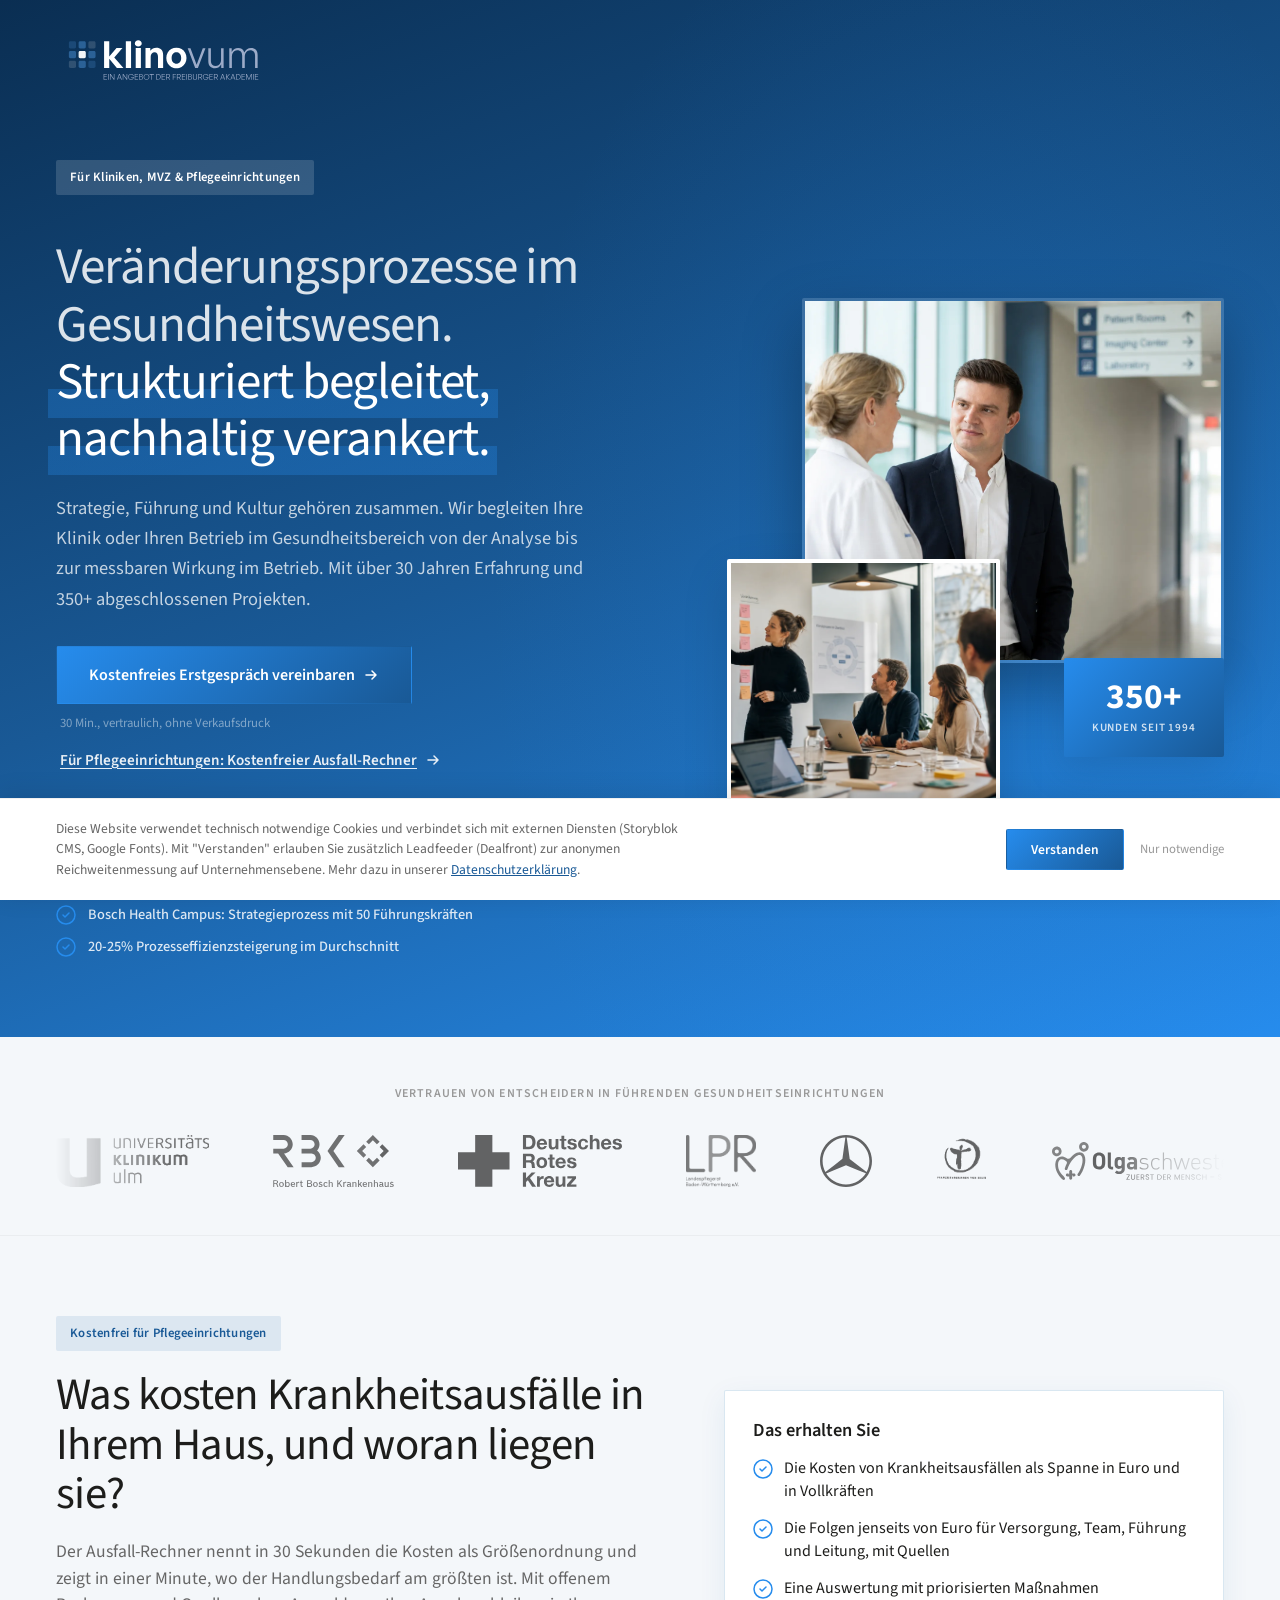
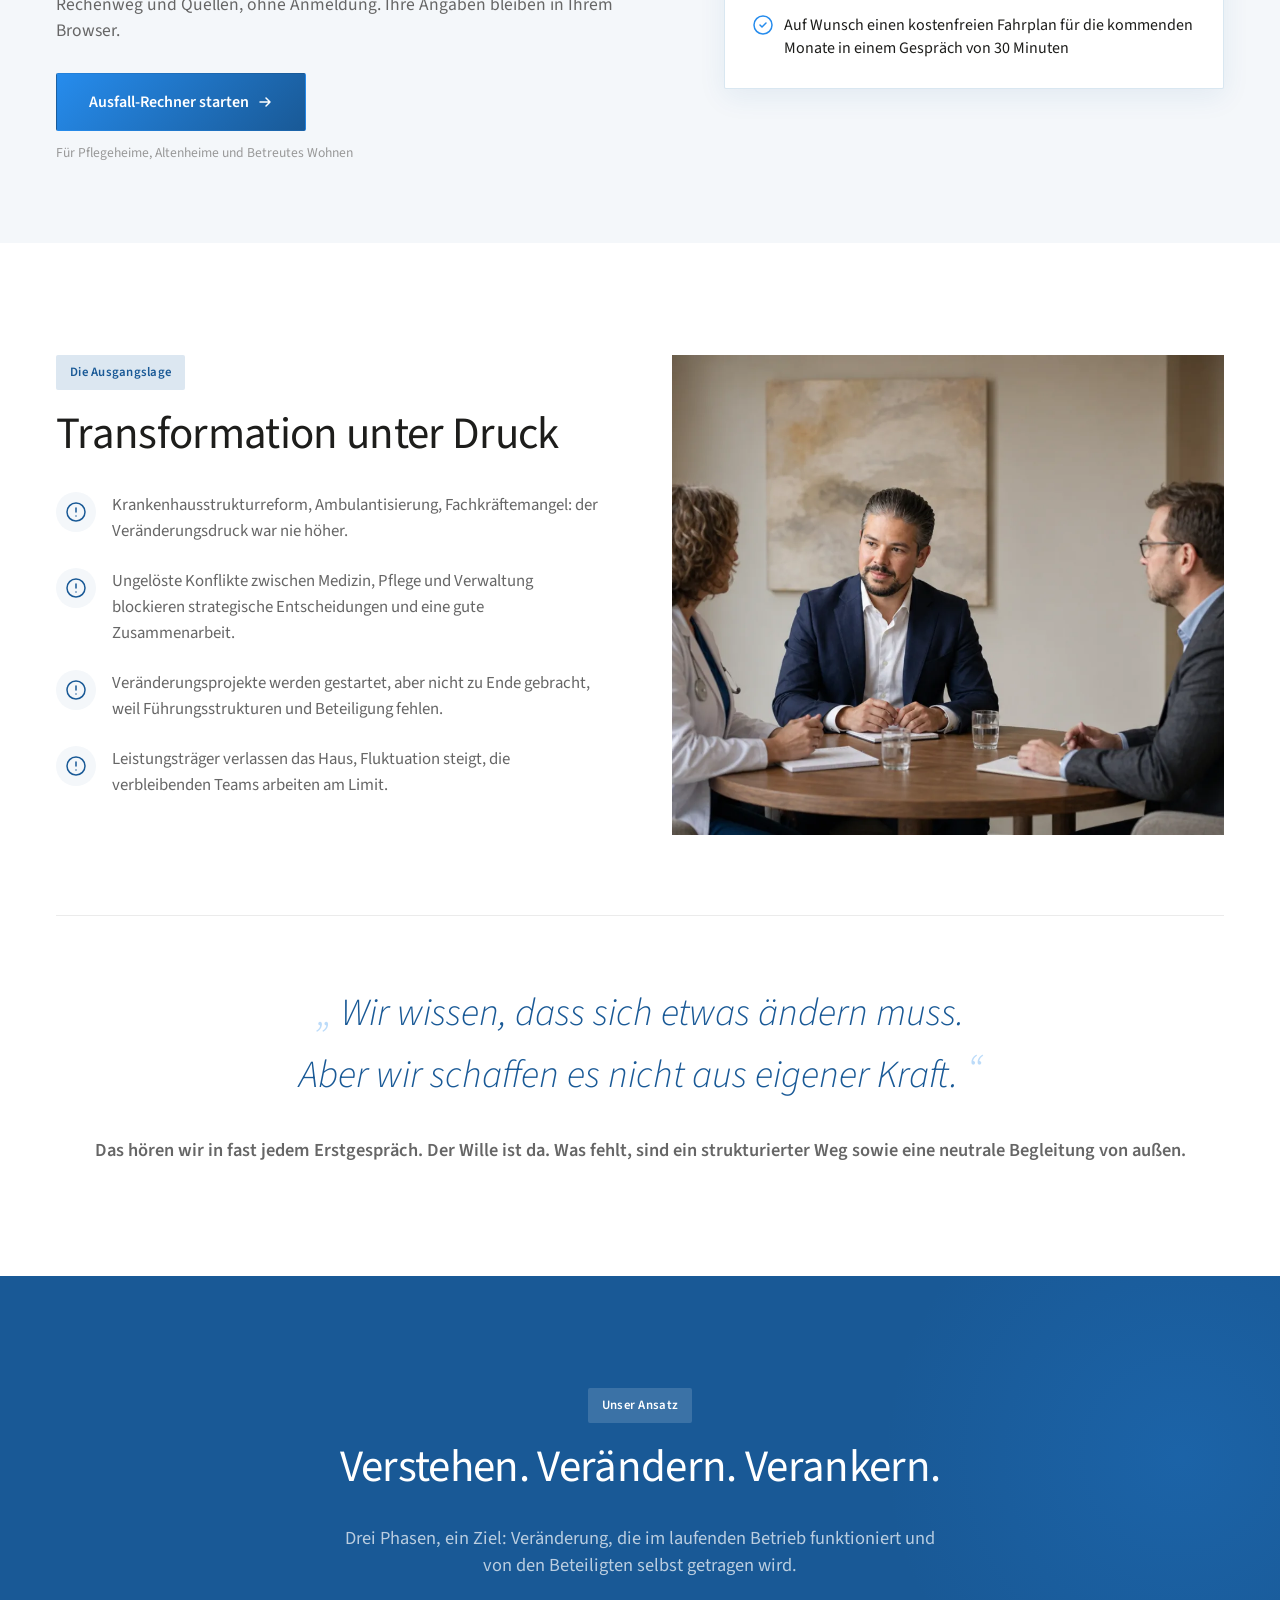
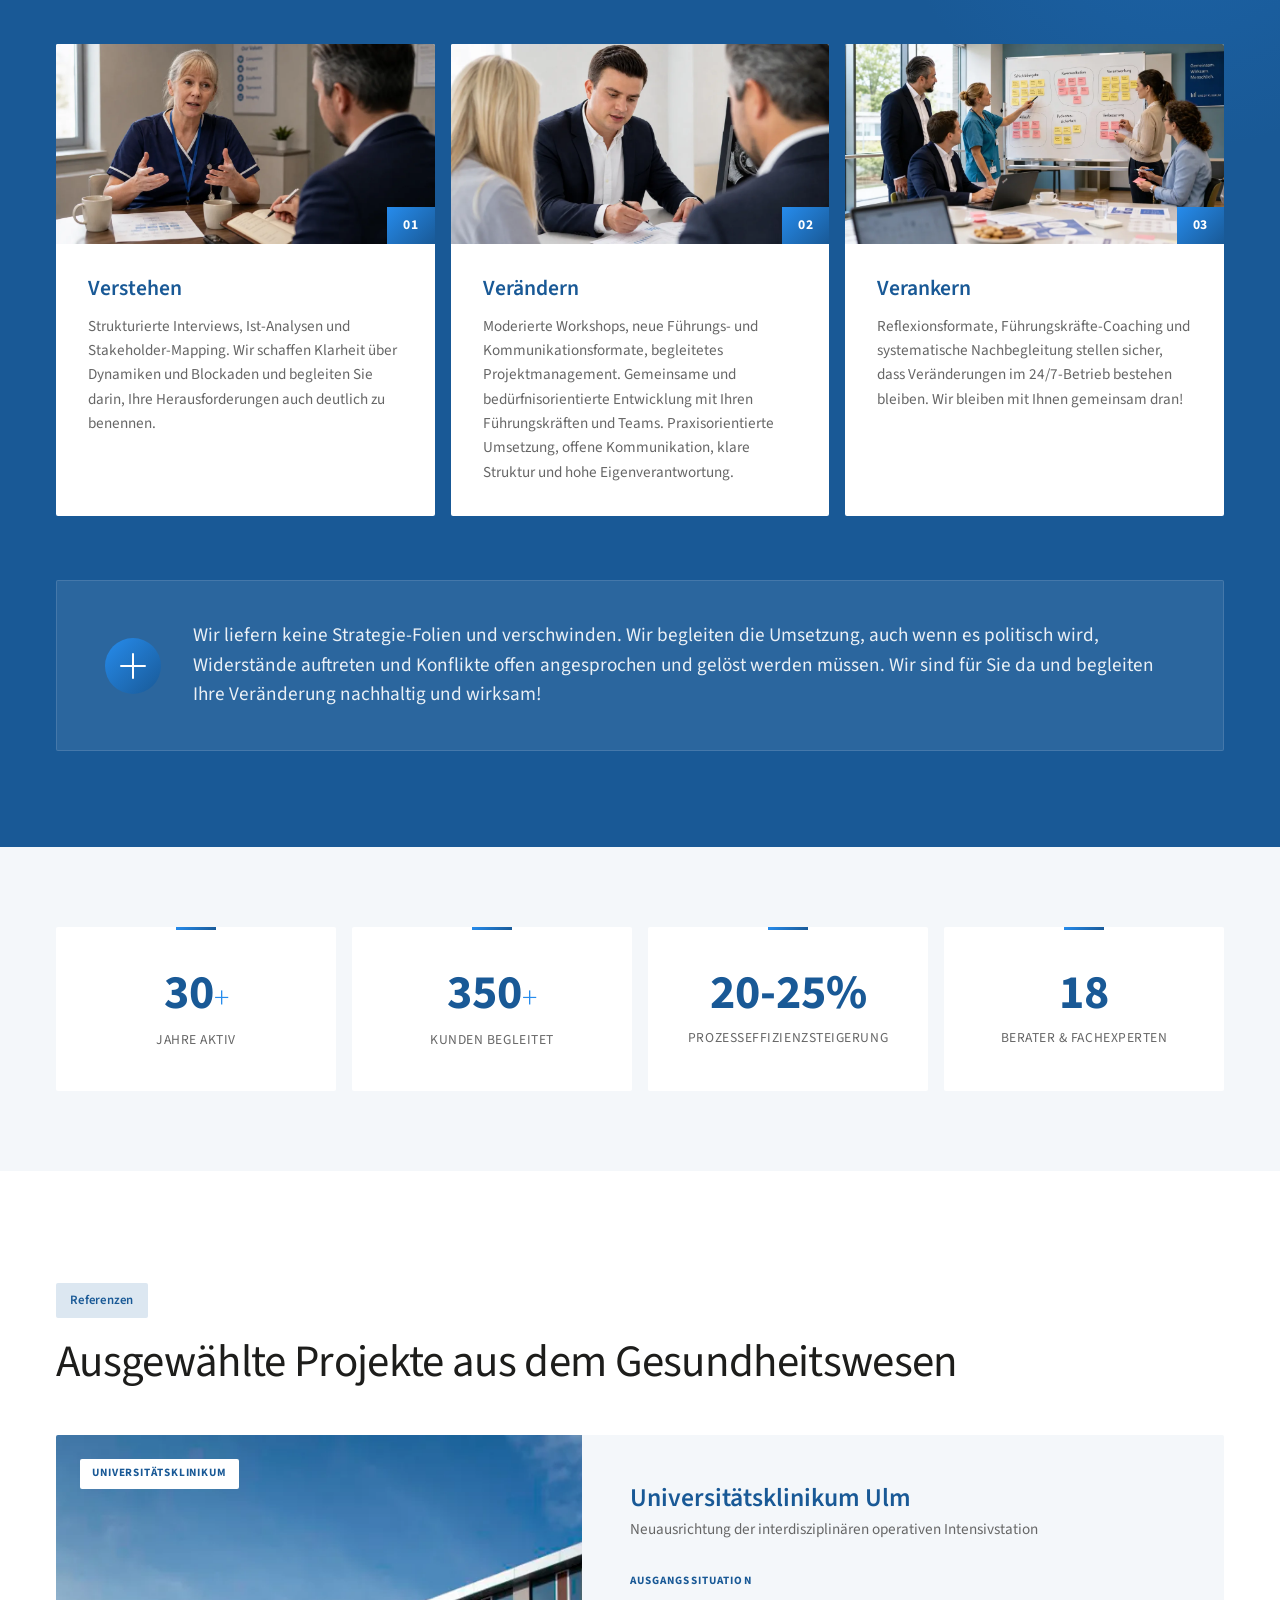
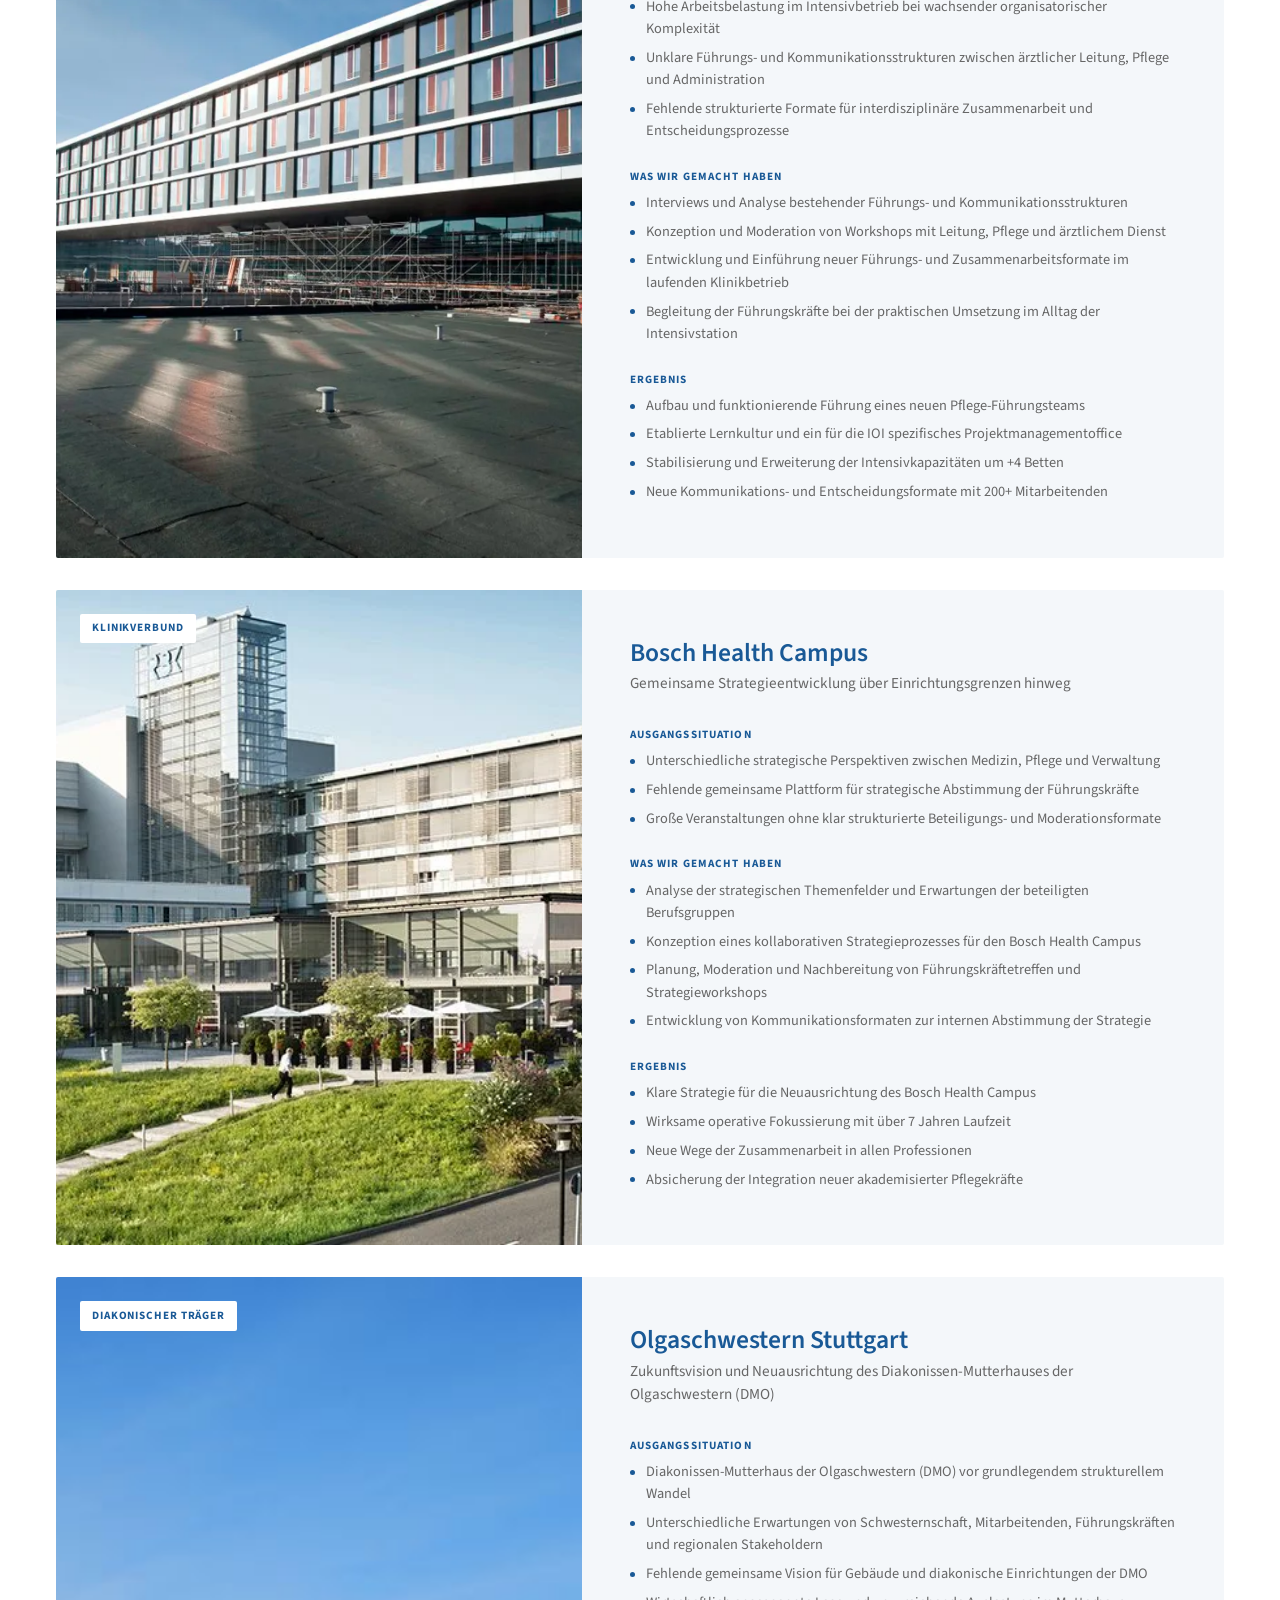
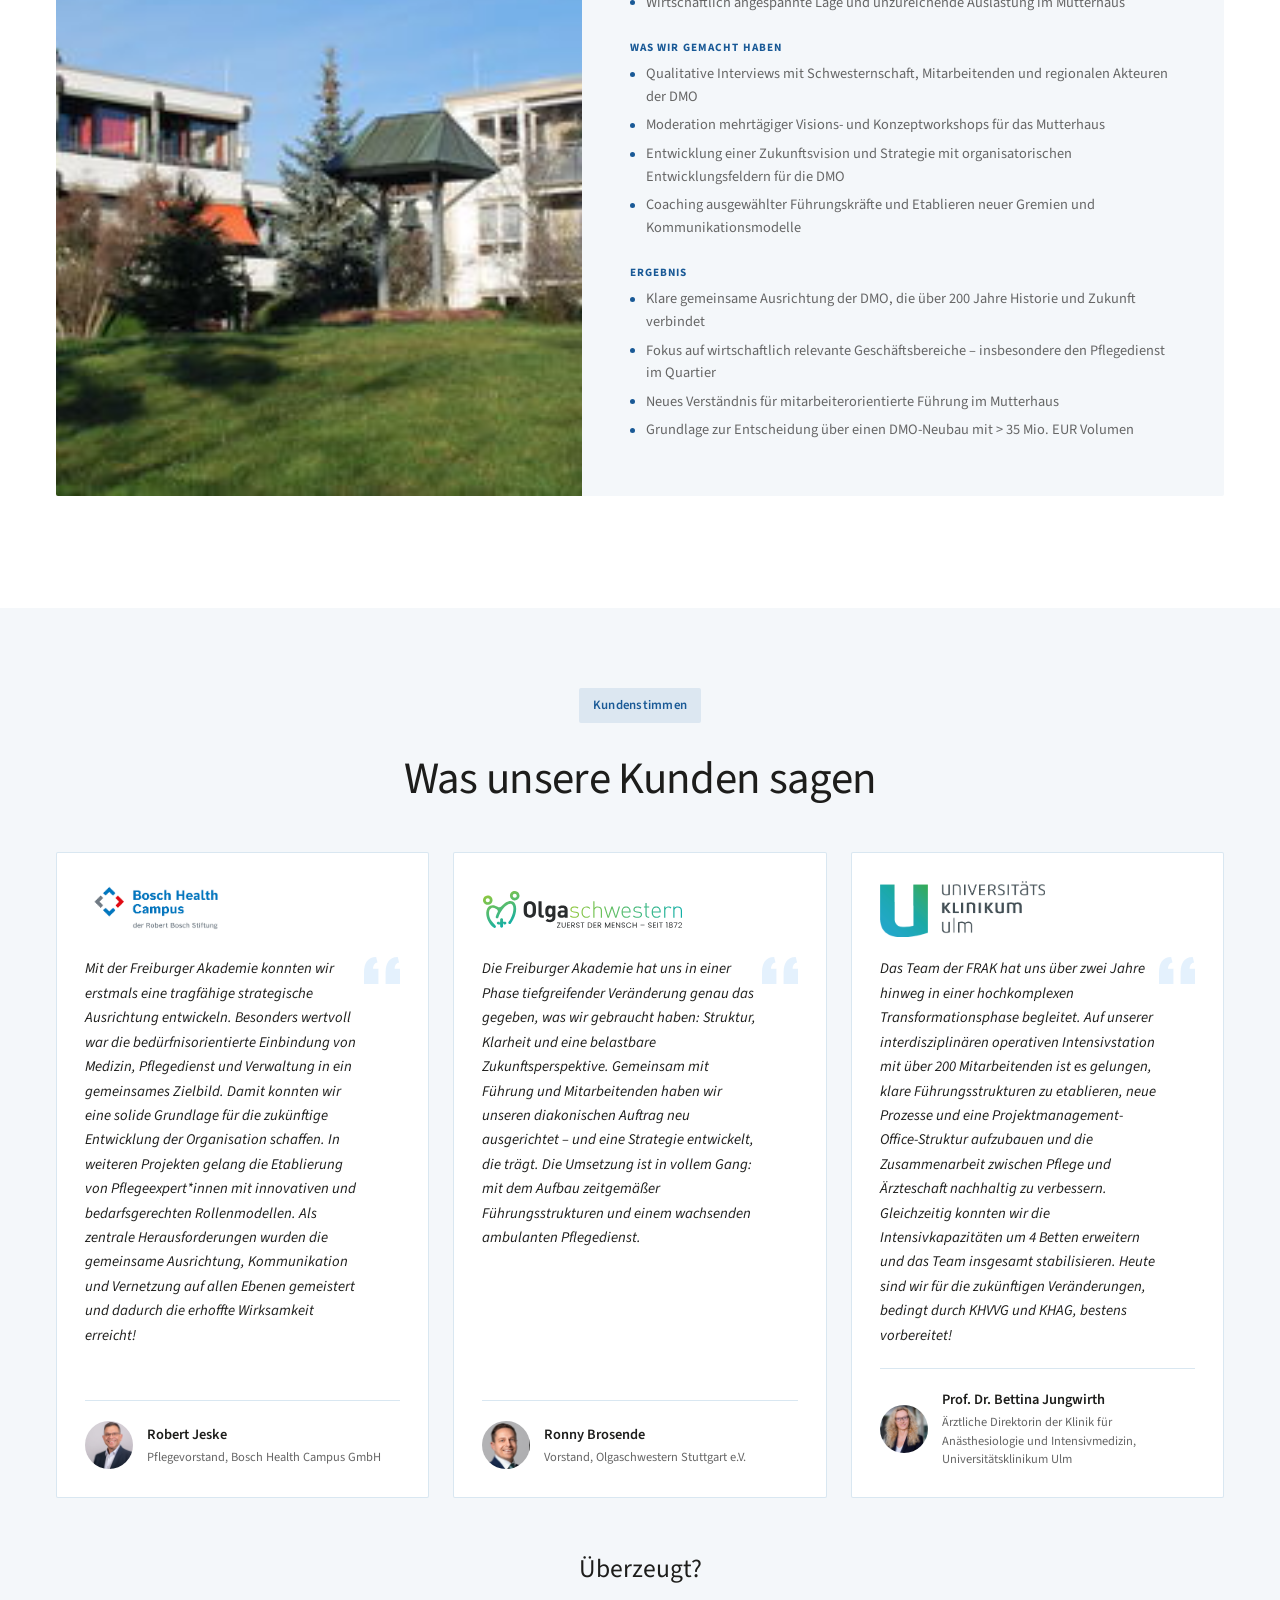
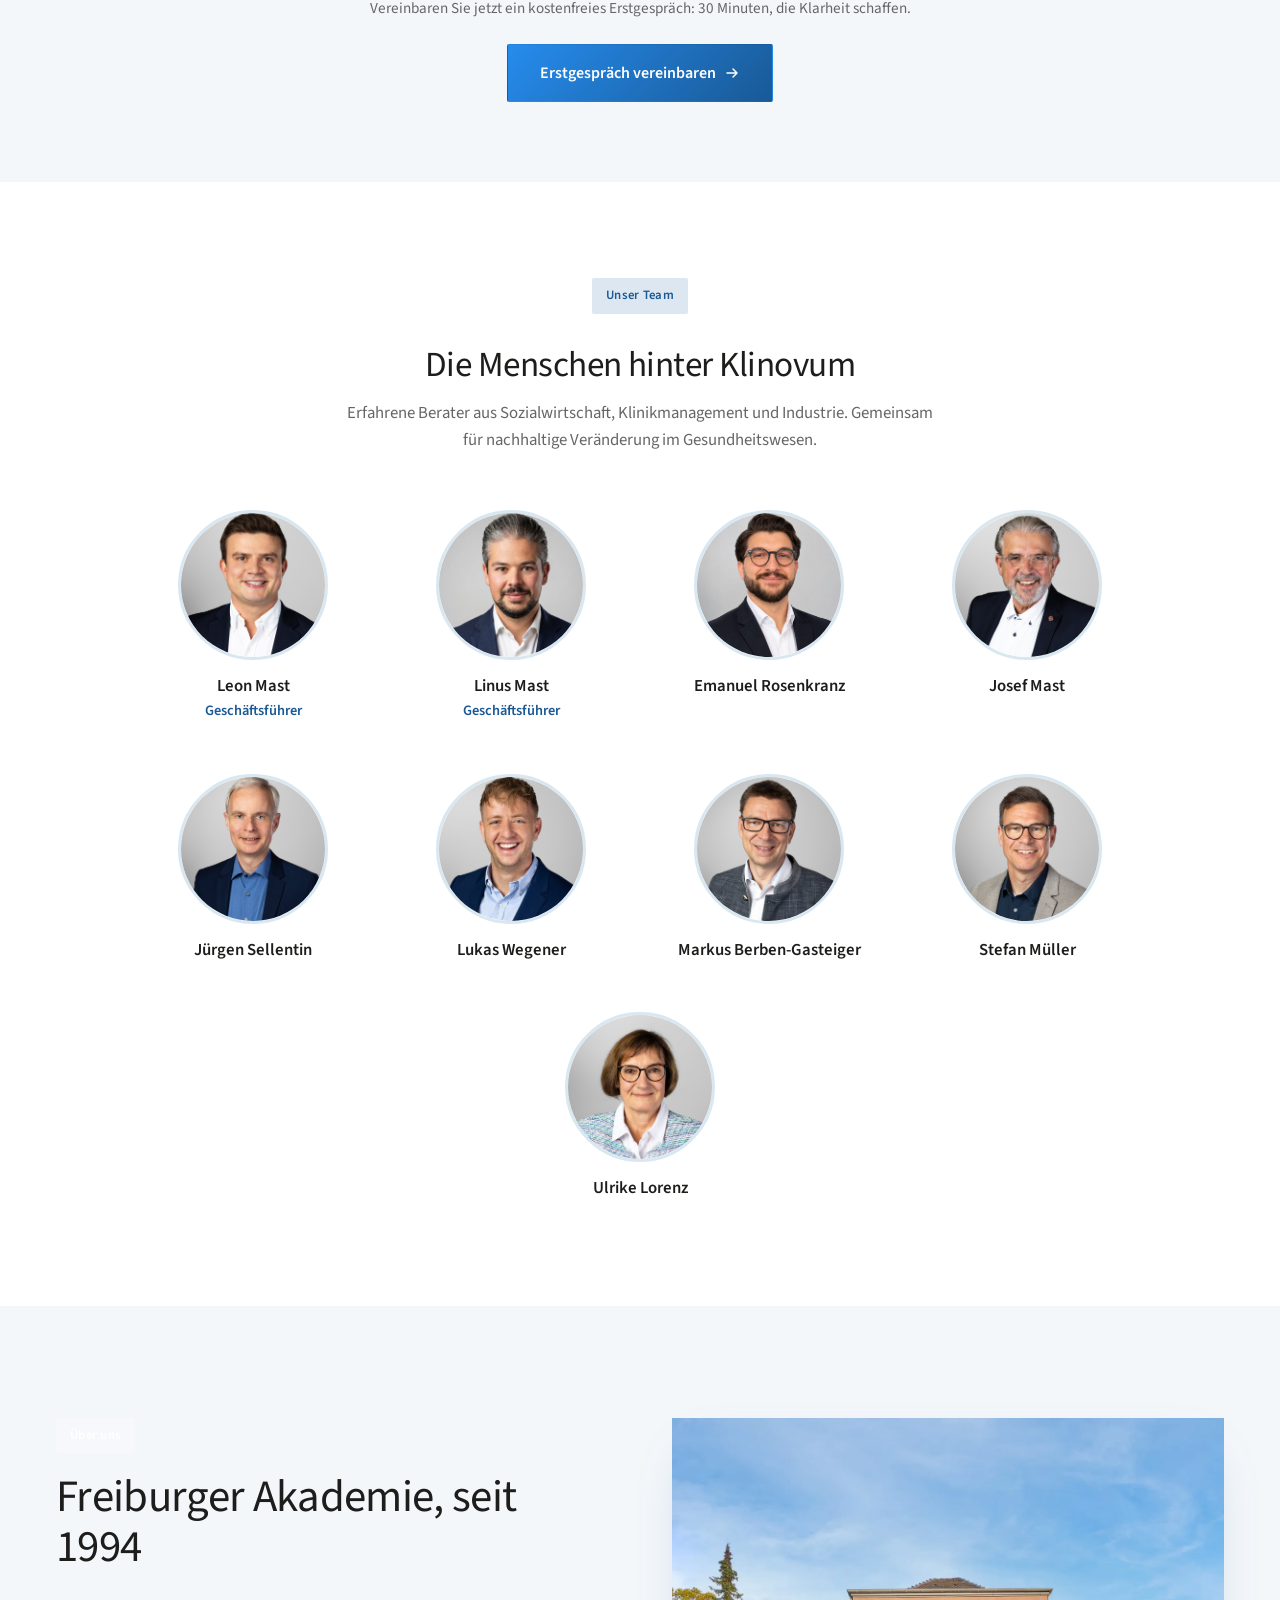
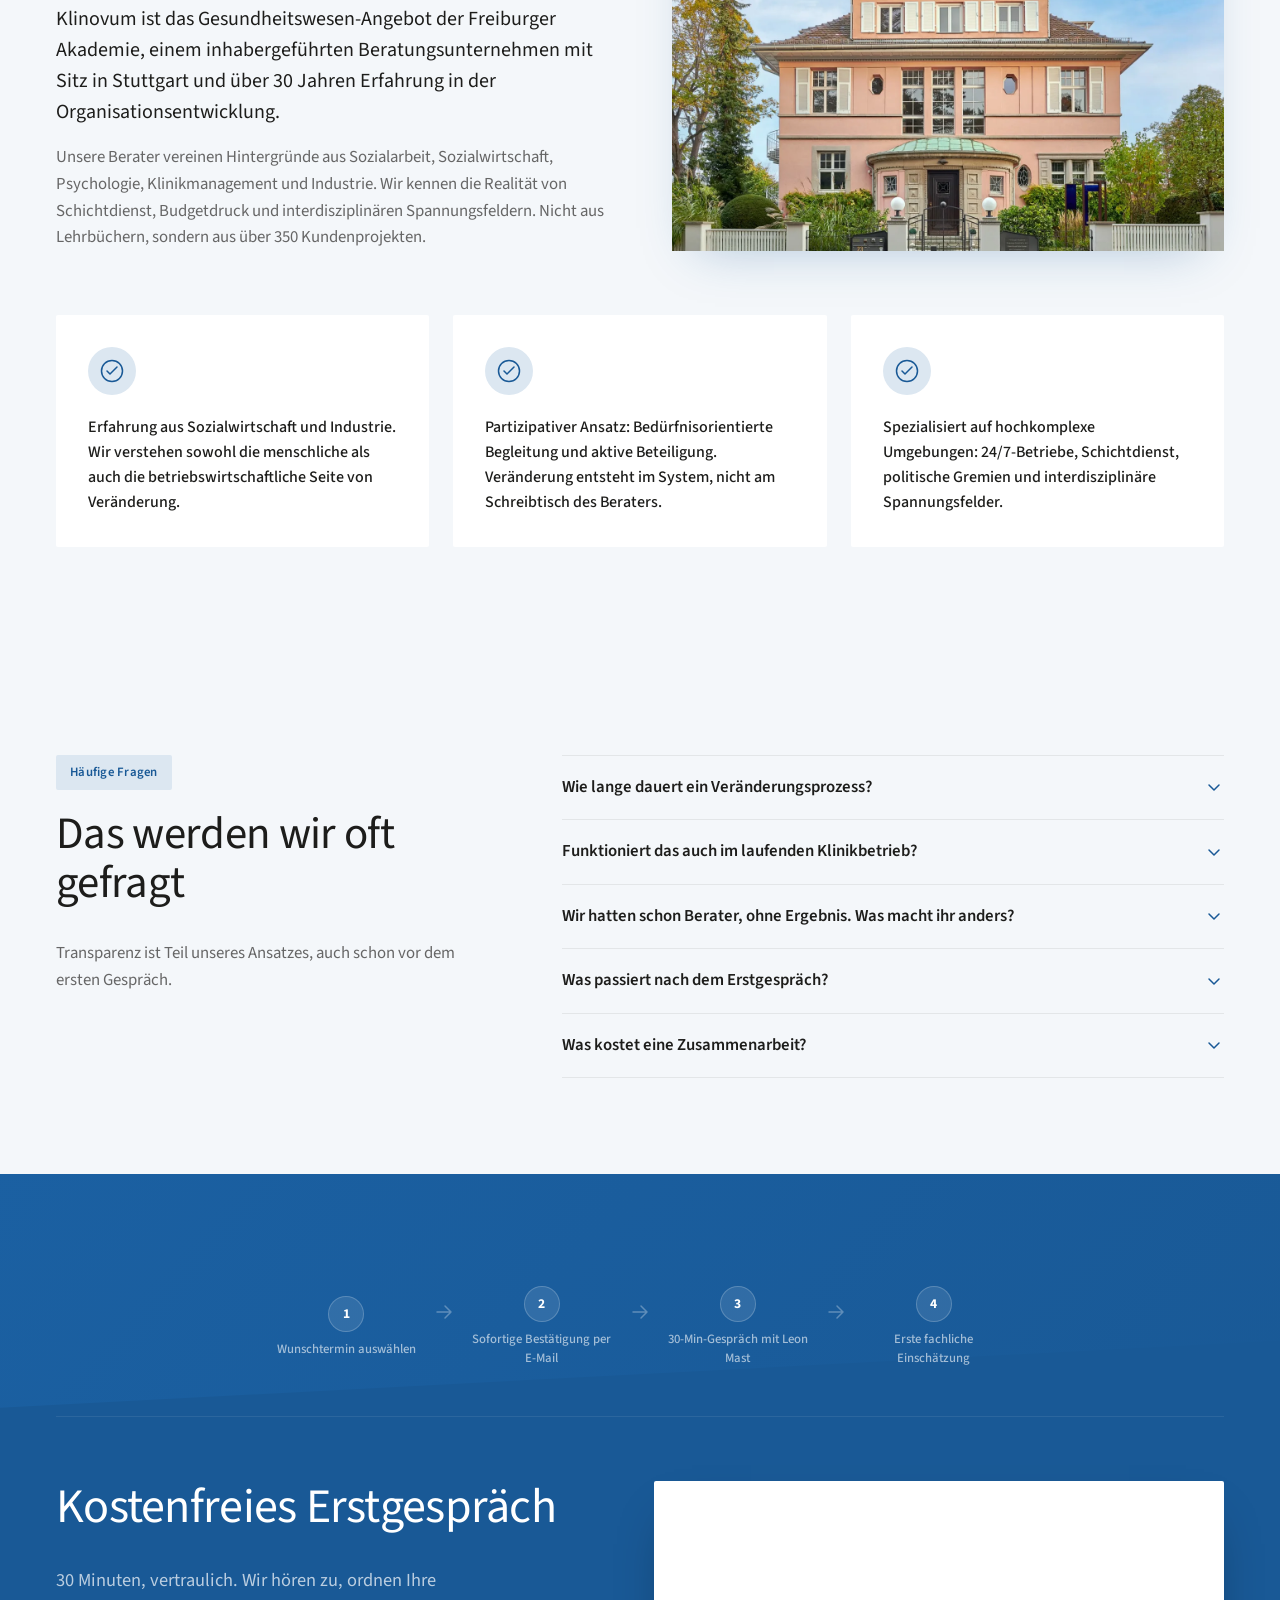
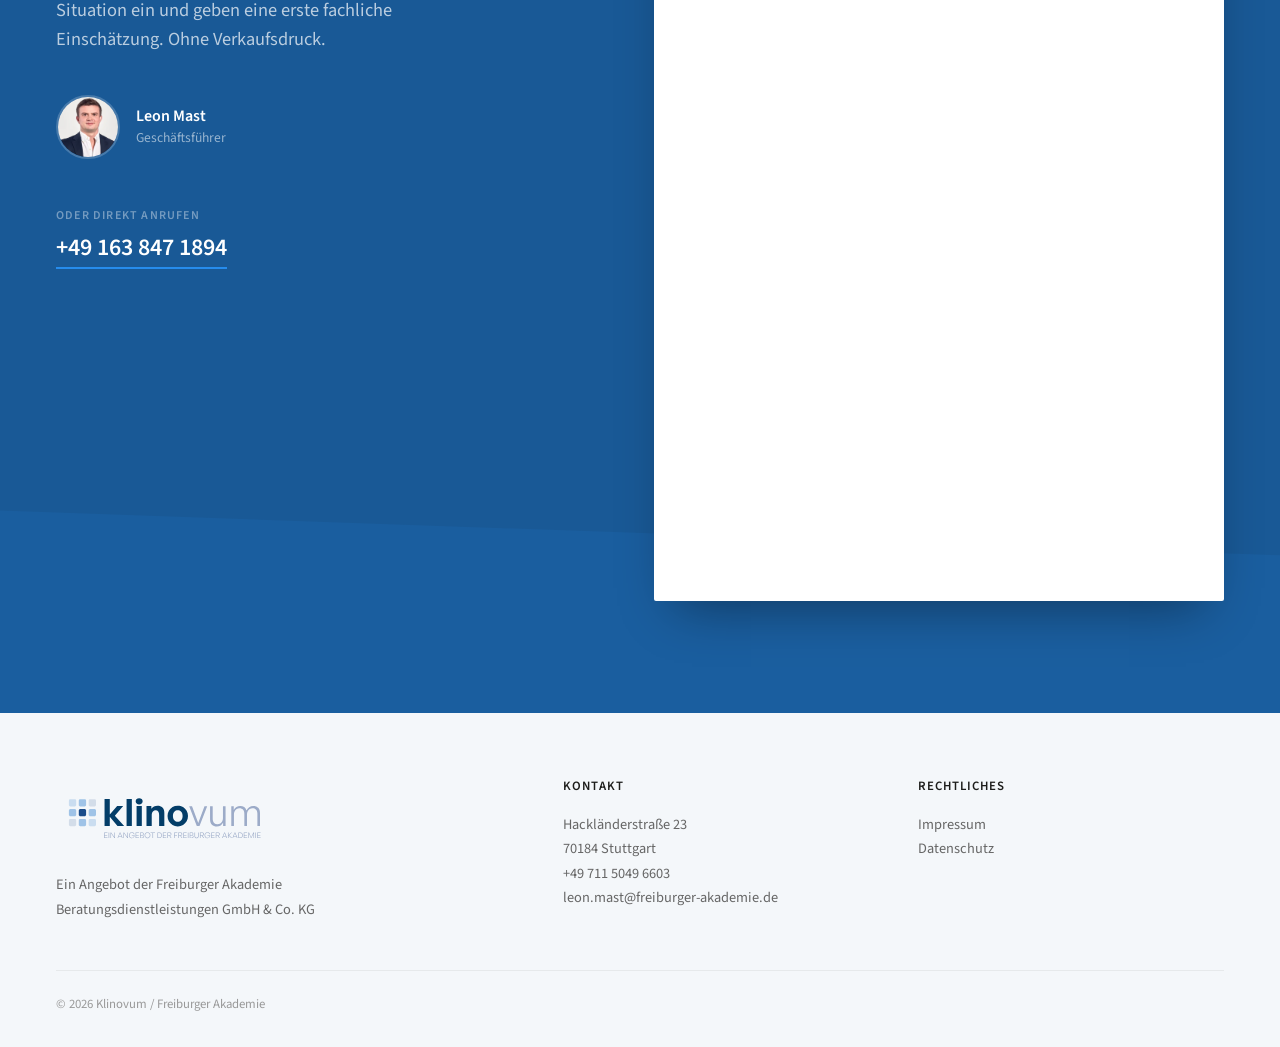
<file: landingpage/index.html>
<!DOCTYPE html>
<html lang="de">
<head>
  <meta charset="UTF-8">
  <meta name="viewport" content="width=device-width, initial-scale=1.0">
  <title>Klinovum | Organisationsentwicklung für Kliniken, MVZ und Pflegeeinrichtungen</title>
  <meta name="description" content="Klinovum begleitet Kliniken, MVZ und Pflegeeinrichtungen durch Strategie-, Führungs- und Kulturprozesse im laufenden 24/7-Betrieb. Seit 1994, 350+ Kunden, ein Angebot der Freiburger Akademie aus Stuttgart.">
  <meta name="keywords" content="Organisationsentwicklung Klinik, Beratung Krankenhaus, Klinikberatung, Veränderungsprozess Gesundheitswesen, Strategieberatung Klinik, Führungskräfteentwicklung Pflege, MVZ Beratung, Klinikkultur, Change Management Krankenhaus, Klinovum, Freiburger Akademie">
  <meta name="author" content="Klinovum / Freiburger Akademie Beratungsdienstleistungen GmbH & Co. KG">
  <meta name="robots" content="index, follow, max-image-preview:large, max-snippet:-1, max-video-preview:-1">
  <meta name="theme-color" content="#163a64">
  <meta name="geo.region" content="DE-BW">
  <meta name="geo.placename" content="Stuttgart">
  <meta name="geo.position" content="48.7758;9.1829">
  <meta name="ICBM" content="48.7758, 9.1829">

  <!-- Canonical -->
  <link rel="canonical" href="https://klinovum.de/">

  <!-- Open Graph -->
  <meta property="og:type" content="website">
  <meta property="og:locale" content="de_DE">
  <meta property="og:site_name" content="Klinovum">
  <meta property="og:title" content="Klinovum | Organisationsentwicklung für Kliniken, MVZ und Pflegeeinrichtungen">
  <meta property="og:description" content="Strategie-, Führungs- und Kulturprozesse im Gesundheitswesen. Strukturiert begleitet, nachhaltig verankert. Seit 1994, 350+ Kunden.">
  <meta property="og:url" content="https://klinovum.de/">
  <meta property="og:image" content="https://klinovum.de/assets/hero-klinikflur.webp">
  <meta property="og:image:width" content="1600">
  <meta property="og:image:height" content="1200">
  <meta property="og:image:alt" content="Klinovum Beratungsgespräch im Klinikflur – Organisationsentwicklung im Krankenhaus">

  <!-- Twitter / X -->
  <meta name="twitter:card" content="summary_large_image">
  <meta name="twitter:title" content="Klinovum | Organisationsentwicklung für Kliniken, MVZ und Pflegeeinrichtungen">
  <meta name="twitter:description" content="Strategie-, Führungs- und Kulturprozesse im Gesundheitswesen. Seit 1994, 350+ Kunden.">
  <meta name="twitter:image" content="https://klinovum.de/assets/hero-klinikflur.webp">

  <link rel="icon" href="assets/favicon.ico" sizes="any">
  <link rel="icon" href="assets/favicon-32.png" type="image/png" sizes="32x32">
  <link rel="icon" href="assets/favicon-16.png" type="image/png" sizes="16x16">
  <link rel="preconnect" href="https://fonts.googleapis.com">
  <link rel="preconnect" href="https://fonts.gstatic.com" crossorigin>
  <link rel="preload" as="image" href="assets/hero-klinikflur.webp" fetchpriority="high">
  <link href="https://fonts.googleapis.com/css2?family=Source+Sans+3:ital,wght@0,300;0,400;0,600;0,700;1,400&display=swap" rel="stylesheet">
  <link rel="stylesheet" href="style.css">
  <script src="cms.js" defer></script>

  <!-- Structured data (JSON-LD) -->
  <script type="application/ld+json">
  {
    "@context": "https://schema.org",
    "@graph": [
      {
        "@type": "Organization",
        "@id": "https://klinovum.de/#organization",
        "name": "Klinovum",
        "alternateName": "Klinovum – ein Angebot der Freiburger Akademie",
        "url": "https://klinovum.de/",
        "logo": "https://klinovum.de/assets/logoaufweiss_klinovum.svg",
        "image": "https://klinovum.de/assets/hero-klinikflur.webp",
        "description": "Klinovum ist das Gesundheitswesen-Angebot der Freiburger Akademie und begleitet Kliniken, MVZ und Pflegeeinrichtungen durch Strategie-, Führungs- und Kulturprozesse.",
        "foundingDate": "1994",
        "parentOrganization": {
          "@type": "Organization",
          "name": "Freiburger Akademie Beratungsdienstleistungen GmbH & Co. KG",
          "url": "https://www.freiburger-akademie.de/"
        },
        "address": {
          "@type": "PostalAddress",
          "streetAddress": "Hackländerstraße 23",
          "postalCode": "70184",
          "addressLocality": "Stuttgart",
          "addressRegion": "BW",
          "addressCountry": "DE"
        },
        "contactPoint": [{
          "@type": "ContactPoint",
          "telephone": "+49-711-50496603",
          "contactType": "customer service",
          "areaServed": "DE",
          "availableLanguage": ["German", "English"],
          "email": "leon.mast@freiburger-akademie.de"
        }],
        "sameAs": [
          "https://www.freiburger-akademie.de/"
        ]
      },
      {
        "@type": "ProfessionalService",
        "@id": "https://klinovum.de/#service",
        "name": "Klinovum – Organisationsentwicklung im Gesundheitswesen",
        "url": "https://klinovum.de/",
        "image": "https://klinovum.de/assets/hero-klinikflur.webp",
        "priceRange": "10000-100000 EUR pro Projekt",
        "telephone": "+49-163-8471894",
        "email": "leon.mast@freiburger-akademie.de",
        "address": {
          "@type": "PostalAddress",
          "streetAddress": "Hackländerstraße 23",
          "postalCode": "70184",
          "addressLocality": "Stuttgart",
          "addressRegion": "BW",
          "addressCountry": "DE"
        },
        "geo": {
          "@type": "GeoCoordinates",
          "latitude": 48.7758,
          "longitude": 9.1829
        },
        "areaServed": {
          "@type": "Country",
          "name": "Deutschland"
        },
        "serviceType": [
          "Organisationsentwicklung",
          "Strategieberatung",
          "Führungskräfteentwicklung",
          "Change Management",
          "Kulturentwicklung"
        ],
        "audience": {
          "@type": "BusinessAudience",
          "audienceType": "Kliniken, Krankenhäuser, MVZ, Pflegeeinrichtungen, Diakonische Träger"
        },
        "hasOfferCatalog": {
          "@type": "OfferCatalog",
          "name": "Drei-Phasen-Modell: Verstehen. Verändern. Verankern.",
          "itemListElement": [
            {
              "@type": "Offer",
              "itemOffered": {
                "@type": "Service",
                "name": "Verstehen",
                "description": "Strukturierte Interviews, Ist-Analysen und Stakeholder-Mapping. Klarheit über Dynamiken und Blockaden."
              }
            },
            {
              "@type": "Offer",
              "itemOffered": {
                "@type": "Service",
                "name": "Verändern",
                "description": "Moderierte Workshops, neue Führungs- und Kommunikationsformate, begleitetes Projektmanagement im laufenden Klinikbetrieb."
              }
            },
            {
              "@type": "Offer",
              "itemOffered": {
                "@type": "Service",
                "name": "Verankern",
                "description": "Reflexionsformate, Führungskräfte-Coaching und systematische Nachbegleitung im 24/7-Betrieb."
              }
            }
          ]
        },
        "provider": { "@id": "https://klinovum.de/#organization" }
      },
      {
        "@type": "Person",
        "@id": "https://klinovum.de/#leon-mast",
        "name": "Leon Mast",
        "jobTitle": "Geschäftsführer",
        "image": "https://klinovum.de/assets/leon-mast.webp",
        "worksFor": { "@id": "https://klinovum.de/#organization" },
        "telephone": "+49-163-8471894",
        "email": "leon.mast@freiburger-akademie.de"
      },
      {
        "@type": "WebSite",
        "@id": "https://klinovum.de/#website",
        "url": "https://klinovum.de/",
        "name": "Klinovum",
        "publisher": { "@id": "https://klinovum.de/#organization" },
        "inLanguage": "de-DE"
      },
      {
        "@type": "FAQPage",
        "mainEntity": [
          {
            "@type": "Question",
            "name": "Wie lange dauert ein Veränderungsprozess?",
            "acceptedAnswer": {
              "@type": "Answer",
              "text": "Erste spürbare Ergebnisse sehen wir in der Regel nach 8-12 Wochen. Nachhaltige Verankerung braucht 6-18 Monate, je nach Komplexität und Größe der Organisation. Wir begleiten Sie in diesem Prozess ganzheitlich und mit viel Struktur."
            }
          },
          {
            "@type": "Question",
            "name": "Funktioniert das auch im laufenden Klinikbetrieb?",
            "acceptedAnswer": {
              "@type": "Answer",
              "text": "Ja, das ist unser Spezialgebiet. Wir haben über 30 Jahre Erfahrung mit 24/7-Betrieben, Schichtdienst und Akutversorgung. Unsere Begleitung und alle Formate finden ohne Betriebsunterbrechung statt."
            }
          },
          {
            "@type": "Question",
            "name": "Wir hatten schon Berater, ohne Ergebnis. Was macht ihr anders?",
            "acceptedAnswer": {
              "@type": "Answer",
              "text": "Wir liefern keine PowerPoint-Strategie und gehen. Wir bleiben in der Umsetzung, arbeiten direkt mit Ihren Führungskräften und Teams, und messen Fortschritt an konkreten Ergebnissen, nicht an Workshop-Teilnehmerzahlen. Wir kennen den Gesundheitsmarkt und seine Spezifika sehr genau."
            }
          },
          {
            "@type": "Question",
            "name": "Was passiert nach dem Erstgespräch?",
            "acceptedAnswer": {
              "@type": "Answer",
              "text": "Nichts, wozu Sie nicht bereit sind. Nach dem Gespräch entscheiden Sie in Ruhe. Wenn es passt, erarbeiten wir ein konkretes Angebot. Wenn nicht, war es ein gutes Gespräch, ohne Nachfass-Telefonate."
            }
          },
          {
            "@type": "Question",
            "name": "Was kostet eine Zusammenarbeit mit Klinovum?",
            "acceptedAnswer": {
              "@type": "Answer",
              "text": "Typische Projekte bewegen sich zwischen 10.000 und 100.000 EUR, je nach Umfang. Im Erstgespräch klären wir Ihren Bedarf und geben eine realistische Einschätzung, bevor ein Angebot entsteht."
            }
          }
        ]
      }
    ]
  }
  </script>
</head>
<body>

  <!-- HEADER -->
  <header class="site-header" id="header">
    <div class="page-padding">
      <div class="container">
        <div class="header-inner">
          <img src="assets/logoaufdunkel_klinovum.svg" alt="Klinovum" class="logo logo-light">
          <img src="assets/logoaufweiss_klinovum.svg" alt="Klinovum" class="logo logo-dark">
        </div>
      </div>
    </div>
  </header>

  <!-- HERO -->
  <section class="hero">
    <div class="hero-bg">
      <div class="hero-bg-gradient"></div>
    </div>
    <div class="page-padding">
      <div class="container">
        <div class="hero-layout">
          <!-- LEFT: Copy -->
          <div class="hero-left">
            <div class="hero-qualifier">
              <span class="badge badge-blue" data-cms="hero.badge">Für Kliniken, MVZ & Pflegeeinrichtungen</span>
            </div>
            <h1 data-cms="hero.headline">Veränderungsprozesse im Gesundheitswesen. <span class="h1-accent">Strukturiert begleitet,</span> <span class="h1-accent">nachhaltig verankert.</span></h1>
            <p class="hero-sub" data-cms="hero.subline">Strategie, Führung und Kultur gehören zusammen. Wir begleiten Ihre Klinik oder Ihren Betrieb im Gesundheitsbereich von der Analyse bis zur messbaren Wirkung im Betrieb. Mit über 30 Jahren Erfahrung und 350+ abgeschlossenen Projekten.</p>
            <div class="hero-actions">
              <a href="#kontakt" class="btn btn-primary">Kostenfreies Erstgespräch vereinbaren <svg width="16" height="16" viewBox="0 0 16 16" fill="none"><path d="M3 8h10M9 4l4 4-4 4" stroke="currentColor" stroke-width="1.5" stroke-linecap="round" stroke-linejoin="round"/></svg></a>
              <span class="hero-cta-note" data-cms="hero.cta_note">30 Min., vertraulich, ohne Verkaufsdruck</span>
              <a href="/ausfallrechner/" class="hero-rechner-link">Für Pflegeeinrichtungen: Kostenfreier Ausfall-Rechner <svg width="16" height="16" viewBox="0 0 16 16" fill="none" aria-hidden="true"><path d="M3 8h10M9 4l4 4-4 4" stroke="currentColor" stroke-width="1.5" stroke-linecap="round" stroke-linejoin="round"/></svg></a>
            </div>
            <div class="hero-proof" data-cms="hero.proof">
              <div class="hero-proof-item">
                <svg width="20" height="20" viewBox="0 0 20 20" fill="none"><path d="M7 10l2 2 4-4" stroke="#268ced" stroke-width="1.5" stroke-linecap="round" stroke-linejoin="round"/><circle cx="10" cy="10" r="9" stroke="#268ced" stroke-width="1.5"/></svg>
                <span>Uniklinikum Ulm: Kulturelle Transformation und Erweiterung der Intensivkapazitäten um +4 Betten</span>
              </div>
              <div class="hero-proof-item">
                <svg width="20" height="20" viewBox="0 0 20 20" fill="none"><path d="M7 10l2 2 4-4" stroke="#268ced" stroke-width="1.5" stroke-linecap="round" stroke-linejoin="round"/><circle cx="10" cy="10" r="9" stroke="#268ced" stroke-width="1.5"/></svg>
                <span>Bosch Health Campus: Strategieprozess mit 50 Führungskräften</span>
              </div>
              <div class="hero-proof-item">
                <svg width="20" height="20" viewBox="0 0 20 20" fill="none"><path d="M7 10l2 2 4-4" stroke="#268ced" stroke-width="1.5" stroke-linecap="round" stroke-linejoin="round"/><circle cx="10" cy="10" r="9" stroke="#268ced" stroke-width="1.5"/></svg>
                <span>20-25% Prozesseffizienzsteigerung im Durchschnitt</span>
              </div>
            </div>
          </div>
          <!-- RIGHT: Visual -->
          <div class="hero-right">
            <div class="hero-image-stack">
              <div class="hero-img-main">
                <img src="assets/hero-klinikflur.webp" alt="Klinovum Berater im Beratungsgespräch im Klinikflur – Organisationsentwicklung im Krankenhaus" width="1600" height="1200" fetchpriority="high" decoding="async" data-cms="hero.image_main">
              </div>
              <div class="hero-img-secondary">
                <img src="assets/hero-workshop.webp" alt="Klinovum Workshop in einer Klinik – Analyse, Veränderung und Verankerung am Whiteboard" width="1600" height="1067" loading="lazy" decoding="async" data-cms="hero.image_secondary">
              </div>
              <div class="hero-stat-card">
                <span class="hero-stat-number" data-cms="hero.stat_number">350+</span>
                <span class="hero-stat-label" data-cms="hero.stat_label">Kunden seit 1994</span>
              </div>
            </div>
          </div>
        </div>
      </div>
    </div>
  </section>

  <!-- CLIENT LOGOS -->
  <section class="logos">
    <div class="page-padding">
      <div class="container">
        <p class="logos-label" data-cms="logos.label">Vertrauen von Entscheidern in führenden Gesundheitseinrichtungen</p>
        <div class="logos-track">
          <div class="logos-slide" data-cms="logos.items">
            <!-- Set 1 -->
            <div class="logo-item"><img src="assets/logos/uniklinik-ulm.png" alt="Universitätsklinikum Ulm" loading="lazy" decoding="async"></div>
            <div class="logo-item"><img src="assets/logos/rbk.svg" alt="Robert-Bosch-Krankenhaus" loading="lazy" decoding="async"></div>
            <div class="logo-item"><img src="assets/logos/drk.svg" alt="Deutsches Rotes Kreuz" loading="lazy" decoding="async"></div>
            <div class="logo-item"><img src="assets/logos/landespflegerat-bw.png" alt="Landespflegerat Baden-Württemberg" loading="lazy" decoding="async"></div>
            <div class="logo-item"><img src="assets/logos/mercedes-benz.svg" alt="Mercedes-Benz Werksärzte" title="Mercedes-Benz Werksärzte" loading="lazy" decoding="async"></div>
            <div class="logo-item"><img src="assets/logos/franziskanerinnen.png" alt="Franziskanerinnen von Reute" loading="lazy" decoding="async"></div>
            <div class="logo-item"><img src="assets/logos/olgaschwestern-new.svg" alt="Diakonissenmutterhaus der Olgaschwestern" loading="lazy" decoding="async"></div>
            <!-- Set 2 (duplicate for seamless loop) -->
            <div class="logo-item"><img src="assets/logos/uniklinik-ulm.png" alt="Universitätsklinikum Ulm" loading="lazy" decoding="async"></div>
            <div class="logo-item"><img src="assets/logos/rbk.svg" alt="Robert-Bosch-Krankenhaus" loading="lazy" decoding="async"></div>
            <div class="logo-item"><img src="assets/logos/drk.svg" alt="Deutsches Rotes Kreuz" loading="lazy" decoding="async"></div>
            <div class="logo-item"><img src="assets/logos/landespflegerat-bw.png" alt="Landespflegerat Baden-Württemberg" loading="lazy" decoding="async"></div>
            <div class="logo-item"><img src="assets/logos/mercedes-benz.svg" alt="Mercedes-Benz Werksärzte" title="Mercedes-Benz Werksärzte" loading="lazy" decoding="async"></div>
            <div class="logo-item"><img src="assets/logos/franziskanerinnen.png" alt="Franziskanerinnen von Reute" loading="lazy" decoding="async"></div>
            <div class="logo-item"><img src="assets/logos/olgaschwestern-new.svg" alt="Diakonissenmutterhaus der Olgaschwestern" loading="lazy" decoding="async"></div>
          </div>
        </div>
      </div>
    </div>
  </section>

  <!-- AUSFALL-RECHNER (Angebot für Pflegeeinrichtungen) -->
  <section class="rechner-teaser" id="ausfall-rechner">
    <style>
      .hero-rechner-link { display: inline-flex; align-items: center; gap: 0.5rem; margin-top: 0.4rem; padding-left: 0.25rem; font-size: 0.95rem; font-weight: 600; color: rgba(255,255,255,0.9); text-decoration: underline; text-underline-offset: 3px; }
      .hero-rechner-link:hover { color: #fff; }
      .rechner-teaser { background: var(--bg-light); padding: 5rem 0; }
      .rechner-teaser-layout { display: grid; grid-template-columns: 1.1fr 0.9fr; gap: 3.5rem; align-items: center; }
      .rechner-teaser h2 { margin-bottom: 1.25rem; }
      .rechner-teaser-text { color: var(--grey); max-width: 38rem; margin-bottom: 1.75rem; }
      .rechner-teaser-note { display: block; font-size: 0.85rem; color: var(--grey-light); margin-top: 0.75rem; }
      .rechner-teaser-card { background: var(--white); border: 1px solid var(--border); border-radius: var(--radius); padding: 1.75rem; box-shadow: 0 8px 28px rgba(25, 89, 150, 0.08); }
      .rechner-teaser-card h3 { font-size: 1.15rem; margin-bottom: 1rem; }
      .rechner-teaser-card ul { display: grid; gap: 0.85rem; }
      .rechner-teaser-card li { display: flex; gap: 0.7rem; align-items: flex-start; font-size: 1rem; line-height: 1.45; }
      .rechner-teaser-card li svg { flex-shrink: 0; margin-top: 0.1rem; }
      @media (max-width: 900px) {
        .rechner-teaser { padding: 3.5rem 0; }
        .rechner-teaser-layout { grid-template-columns: 1fr; gap: 2rem; }
      }
    </style>
    <div class="page-padding">
      <div class="container">
        <div class="rechner-teaser-layout">
          <div>
            <span class="badge">Kostenfrei für Pflegeeinrichtungen</span>
            <h2>Was kosten Krankheitsausfälle in Ihrem Haus, und woran liegen sie?</h2>
            <p class="rechner-teaser-text">Der Ausfall-Rechner nennt in 30 Sekunden die Kosten als Größenordnung und zeigt in einer Minute, wo der Handlungsbedarf am größten ist. Mit offenem Rechenweg und Quellen, ohne Anmeldung. Ihre Angaben bleiben in Ihrem Browser.</p>
            <a href="/ausfallrechner/" class="btn btn-primary">Ausfall-Rechner starten <svg width="16" height="16" viewBox="0 0 16 16" fill="none" aria-hidden="true"><path d="M3 8h10M9 4l4 4-4 4" stroke="currentColor" stroke-width="1.5" stroke-linecap="round" stroke-linejoin="round"/></svg></a>
            <span class="rechner-teaser-note">Für Pflegeheime, Altenheime und Betreutes Wohnen</span>
          </div>
          <div class="rechner-teaser-card">
            <h3>Das erhalten Sie</h3>
            <ul>
              <li><svg width="20" height="20" viewBox="0 0 20 20" fill="none" aria-hidden="true"><path d="M7 10l2 2 4-4" stroke="#268ced" stroke-width="1.5" stroke-linecap="round" stroke-linejoin="round"/><circle cx="10" cy="10" r="9" stroke="#268ced" stroke-width="1.5"/></svg><span>Die Kosten von Krankheitsausfällen als Spanne in Euro und in Vollkräften</span></li>
              <li><svg width="20" height="20" viewBox="0 0 20 20" fill="none" aria-hidden="true"><path d="M7 10l2 2 4-4" stroke="#268ced" stroke-width="1.5" stroke-linecap="round" stroke-linejoin="round"/><circle cx="10" cy="10" r="9" stroke="#268ced" stroke-width="1.5"/></svg><span>Die Folgen jenseits von Euro für Versorgung, Team, Führung und Leitung, mit Quellen</span></li>
              <li><svg width="20" height="20" viewBox="0 0 20 20" fill="none" aria-hidden="true"><path d="M7 10l2 2 4-4" stroke="#268ced" stroke-width="1.5" stroke-linecap="round" stroke-linejoin="round"/><circle cx="10" cy="10" r="9" stroke="#268ced" stroke-width="1.5"/></svg><span>Eine Auswertung mit priorisierten Maßnahmen</span></li>
              <li><svg width="20" height="20" viewBox="0 0 20 20" fill="none" aria-hidden="true"><path d="M7 10l2 2 4-4" stroke="#268ced" stroke-width="1.5" stroke-linecap="round" stroke-linejoin="round"/><circle cx="10" cy="10" r="9" stroke="#268ced" stroke-width="1.5"/></svg><span>Auf Wunsch einen kostenfreien Fahrplan für die kommenden Monate in einem Gespräch von 30 Minuten</span></li>
            </ul>
          </div>
        </div>
      </div>
    </div>
  </section>

  <!-- PROBLEM -->
  <section class="problem">
    <div class="page-padding">
      <div class="container">
        <div class="problem-layout">
          <div class="problem-left">
            <span class="badge" data-cms="problem.badge">Die Ausgangslage</span>
            <h2 data-cms="problem.headline">Transformation unter Druck</h2>
            <div class="problem-list" data-cms="problem.items">
              <div class="problem-item" data-reveal>
                <div class="problem-icon">
                  <svg width="24" height="24" viewBox="0 0 24 24" fill="none"><path d="M12 8v4m0 4h.01M21 12a9 9 0 11-18 0 9 9 0 0118 0z" stroke="#195996" stroke-width="1.5" stroke-linecap="round"/></svg>
                </div>
                <p>Krankenhausstrukturreform, Ambulantisierung, Fachkräftemangel: der Veränderungsdruck war nie höher.</p>
              </div>
              <div class="problem-item" data-reveal>
                <div class="problem-icon">
                  <svg width="24" height="24" viewBox="0 0 24 24" fill="none"><path d="M12 8v4m0 4h.01M21 12a9 9 0 11-18 0 9 9 0 0118 0z" stroke="#195996" stroke-width="1.5" stroke-linecap="round"/></svg>
                </div>
                <p>Ungelöste Konflikte zwischen Medizin, Pflege und Verwaltung blockieren strategische Entscheidungen und eine gute Zusammenarbeit.</p>
              </div>
              <div class="problem-item" data-reveal>
                <div class="problem-icon">
                  <svg width="24" height="24" viewBox="0 0 24 24" fill="none"><path d="M12 8v4m0 4h.01M21 12a9 9 0 11-18 0 9 9 0 0118 0z" stroke="#195996" stroke-width="1.5" stroke-linecap="round"/></svg>
                </div>
                <p>Veränderungsprojekte werden gestartet, aber nicht zu Ende gebracht, weil Führungsstrukturen und Beteiligung fehlen.</p>
              </div>
              <div class="problem-item" data-reveal>
                <div class="problem-icon">
                  <svg width="24" height="24" viewBox="0 0 24 24" fill="none"><path d="M12 8v4m0 4h.01M21 12a9 9 0 11-18 0 9 9 0 0118 0z" stroke="#195996" stroke-width="1.5" stroke-linecap="round"/></svg>
                </div>
                <p>Leistungsträger verlassen das Haus, Fluktuation steigt, die verbleibenden Teams arbeiten am Limit.</p>
              </div>
            </div>
          </div>
          <div class="problem-right">
            <div class="problem-image-wrapper" data-reveal>
              <img src="assets/problem-mediation.webp" alt="Mediationsgespräch zwischen Medizin, Pflege und Verwaltung in einer Klinik" class="problem-image" width="1200" height="900" loading="lazy" decoding="async">
            </div>
          </div>
        </div>
        <div class="problem-quote-section">
          <blockquote class="problem-quote" data-reveal>
            <span class="quote-mark">&bdquo;</span>
            <span data-cms="problem.quote">Wir wissen, dass sich etwas ändern muss. Aber wir schaffen es nicht aus eigener Kraft.</span>
            <span class="quote-mark">&ldquo;</span>
          </blockquote>
          <p class="problem-closing" data-reveal data-cms="problem.closing">Das hören wir in fast jedem Erstgespräch. Der Wille ist da. Was fehlt, sind ein strukturierter Weg sowie eine neutrale Begleitung von außen.</p>
        </div>
      </div>
    </div>
  </section>

  <!-- SOLUTION -->
  <section class="solution" id="ansatz">
    <div class="solution-bg-shape"></div>
    <div class="page-padding">
      <div class="container">
        <div class="solution-header">
          <span class="badge badge-blue" data-cms="solution.badge">Unser Ansatz</span>
          <h2 data-cms="solution.headline">Verstehen. Verändern. Verankern.</h2>
          <p class="solution-intro" data-cms="solution.intro">Drei Phasen, ein Ziel: Veränderung, die im laufenden Betrieb funktioniert und von den Beteiligten selbst getragen wird.</p>
        </div>
        <div class="approach-grid" data-cms="solution.steps">
          <div class="approach-card" data-reveal>
            <div class="approach-card-top">
              <img src="assets/approach/verstehen.webp" alt="Strukturiertes Interview im Klinikkontext – Analyse durch Klinovum" class="approach-img" width="1200" height="676" loading="lazy" decoding="async">
              <div class="approach-number">01</div>
            </div>
            <div class="approach-card-body">
              <h3>Verstehen</h3>
              <p>Strukturierte Interviews, Ist-Analysen und Stakeholder-Mapping. Wir schaffen Klarheit über Dynamiken und Blockaden und begleiten Sie darin, Ihre Herausforderungen auch deutlich zu benennen.</p>
            </div>
          </div>
          <div class="approach-card" data-reveal>
            <div class="approach-card-top">
              <img src="assets/approach/veraendern.webp" alt="Beratungsgespräch zu Veränderungsmaßnahmen mit Klinikführung" class="approach-img" width="1200" height="676" loading="lazy" decoding="async">
              <div class="approach-number">02</div>
            </div>
            <div class="approach-card-body">
              <h3>Verändern</h3>
              <p>Moderierte Workshops, neue Führungs- und Kommunikationsformate, begleitetes Projektmanagement. Gemeinsame und bedürfnisorientierte Entwicklung mit Ihren Führungskräften und Teams. Praxisorientierte Umsetzung, offene Kommunikation, klare Struktur und hohe Eigenverantwortung.</p>
            </div>
          </div>
          <div class="approach-card" data-reveal>
            <div class="approach-card-top">
              <img src="assets/approach/verankern.webp" alt="Klinik-Workshop zur Verankerung neuer Routinen und Führungsformate" class="approach-img" width="1200" height="683" loading="lazy" decoding="async">
              <div class="approach-number">03</div>
            </div>
            <div class="approach-card-body">
              <h3>Verankern</h3>
              <p>Reflexionsformate, Führungskräfte-Coaching und systematische Nachbegleitung stellen sicher, dass Veränderungen im 24/7-Betrieb bestehen bleiben. Wir bleiben mit Ihnen gemeinsam dran!</p>
            </div>
          </div>
        </div>
        <div class="differentiator" data-reveal>
          <div class="diff-inner">
            <div class="diff-icon">
              <svg width="32" height="32" viewBox="0 0 32 32" fill="none"><path d="M16 4v24M4 16h24" stroke="white" stroke-width="2" stroke-linecap="round"/></svg>
            </div>
            <p data-cms="solution.differentiator">Wir liefern keine Strategie-Folien und verschwinden. Wir begleiten die Umsetzung, auch wenn es politisch wird, Widerstände auftreten und Konflikte offen angesprochen und gelöst werden müssen. Wir sind für Sie da und begleiten Ihre Veränderung nachhaltig und wirksam!</p>
          </div>
        </div>
      </div>
    </div>
  </section>

  <!-- NUMBERS -->
  <section class="numbers">
    <div class="page-padding">
      <div class="container">
        <div class="numbers-grid" data-cms="numbers">
          <div class="number-card" data-reveal>
            <span class="number-value" data-count="30">0</span><span class="number-plus">+</span>
            <span class="number-label">Jahre aktiv</span>
          </div>
          <div class="number-card" data-reveal>
            <span class="number-value" data-count="350">0</span><span class="number-plus">+</span>
            <span class="number-label">Kunden begleitet</span>
          </div>
          <div class="number-card" data-reveal>
            <span class="number-value">20-25%</span>
            <span class="number-label">Prozesseffizienzsteigerung</span>
          </div>
          <div class="number-card" data-reveal>
            <span class="number-value" data-count="18">0</span>
            <span class="number-label">Berater & Fachexperten</span>
          </div>
        </div>
      </div>
    </div>
  </section>

  <!-- CASES -->
  <section class="cases">
    <div class="page-padding">
      <div class="container">
        <div class="cases-header">
          <span class="badge" data-cms="cases.badge">Referenzen</span>
          <h2 data-cms="cases.headline">Ausgewählte Projekte aus dem Gesundheitswesen</h2>
        </div>

        <div data-cms="cases.items"><div class="case-card" data-reveal>
          <div class="case-card-image">
            <img src="assets/cases/uniklinik-ulm.webp" alt="Case Study Universitätsklinikum Ulm – Klinovum Beratungsprojekt" class="case-img" width="1200" height="812" loading="lazy" decoding="async">
            <span class="case-tag">Universitätsklinikum</span>
          </div>
          <div class="case-card-content">
            <h3>Universitätsklinikum Ulm</h3>
            <p class="case-subtitle">Neuausrichtung der interdisziplinären operativen Intensivstation</p>
            <div class="case-details">
              <div class="case-detail">
                <h4>Ausgangssituation</h4>
                <ul>
                  <li>Hohe Arbeitsbelastung im Intensivbetrieb bei wachsender organisatorischer Komplexität</li>
                  <li>Unklare Führungs- und Kommunikationsstrukturen zwischen ärztlicher Leitung, Pflege und Administration</li>
                  <li>Fehlende strukturierte Formate für interdisziplinäre Zusammenarbeit und Entscheidungsprozesse</li>
                </ul>
              </div>
              <div class="case-detail">
                <h4>Was wir gemacht haben</h4>
                <ul>
                  <li>Interviews und Analyse bestehender Führungs- und Kommunikationsstrukturen</li>
                  <li>Konzeption und Moderation von Workshops mit Leitung, Pflege und ärztlichem Dienst</li>
                  <li>Entwicklung und Einführung neuer Führungs- und Zusammenarbeitsformate im laufenden Klinikbetrieb</li>
                  <li>Begleitung der Führungskräfte bei der praktischen Umsetzung im Alltag der Intensivstation</li>
                </ul>
              </div>
              <div class="case-detail">
                <h4>Ergebnis</h4>
                <ul>
                  <li>Aufbau und funktionierende Führung eines neuen Pflege-Führungsteams</li>
                  <li>Etablierte Lernkultur und ein für die IOI spezifisches Projektmanagementoffice</li>
                  <li>Stabilisierung und Erweiterung der Intensivkapazitäten um +4 Betten</li>
                  <li>Neue Kommunikations- und Entscheidungsformate mit 200+ Mitarbeitenden</li>
                </ul>
              </div>
            </div>
          </div>
        </div>

        <div class="case-card" data-reveal>
          <div class="case-card-image">
            <img src="assets/cases/bosch-health-campus.webp" alt="Case Study Bosch Health Campus – Klinovum Strategieprojekt" class="case-img" width="1200" height="503" loading="lazy" decoding="async">
            <span class="case-tag">Klinikverbund</span>
          </div>
          <div class="case-card-content">
            <h3>Bosch Health Campus</h3>
            <p class="case-subtitle">Gemeinsame Strategieentwicklung über Einrichtungsgrenzen hinweg</p>
            <div class="case-details">
              <div class="case-detail">
                <h4>Ausgangssituation</h4>
                <ul>
                  <li>Unterschiedliche strategische Perspektiven zwischen Medizin, Pflege und Verwaltung</li>
                  <li>Fehlende gemeinsame Plattform für strategische Abstimmung der Führungskräfte</li>
                  <li>Große Veranstaltungen ohne klar strukturierte Beteiligungs- und Moderationsformate</li>
                </ul>
              </div>
              <div class="case-detail">
                <h4>Was wir gemacht haben</h4>
                <ul>
                  <li>Analyse der strategischen Themenfelder und Erwartungen der beteiligten Berufsgruppen</li>
                  <li>Konzeption eines kollaborativen Strategieprozesses für den Bosch Health Campus</li>
                  <li>Planung, Moderation und Nachbereitung von Führungskräftetreffen und Strategieworkshops</li>
                  <li>Entwicklung von Kommunikationsformaten zur internen Abstimmung der Strategie</li>
                </ul>
              </div>
              <div class="case-detail">
                <h4>Ergebnis</h4>
                <ul>
                  <li>Klare Strategie für die Neuausrichtung des Bosch Health Campus</li>
                  <li>Wirksame operative Fokussierung mit über 7 Jahren Laufzeit</li>
                  <li>Neue Wege der Zusammenarbeit in allen Professionen</li>
                  <li>Absicherung der Integration neuer akademisierter Pflegekräfte</li>
                </ul>
              </div>
            </div>
          </div>
        </div>

        <div class="case-card" data-reveal>
          <div class="case-card-image">
            <img src="assets/cases/olgaschwestern.jpg" alt="Case Study Olgaschwestern Stuttgart – Klinovum Begleitung des Diakonissen-Mutterhauses" class="case-img" width="639" height="300" loading="lazy" decoding="async">
            <span class="case-tag">Diakonischer Träger</span>
          </div>
          <div class="case-card-content">
            <h3>Olgaschwestern Stuttgart</h3>
            <p class="case-subtitle">Zukunftsvision und Neuausrichtung des Diakonissen-Mutterhauses der Olgaschwestern (DMO)</p>
            <div class="case-details">
              <div class="case-detail">
                <h4>Ausgangssituation</h4>
                <ul>
                  <li>Diakonissen-Mutterhaus der Olgaschwestern (DMO) vor grundlegendem strukturellem Wandel</li>
                  <li>Unterschiedliche Erwartungen von Schwesternschaft, Mitarbeitenden, Führungskräften und regionalen Stakeholdern</li>
                  <li>Fehlende gemeinsame Vision für Gebäude und diakonische Einrichtungen der DMO</li>
                  <li>Wirtschaftlich angespannte Lage und unzureichende Auslastung im Mutterhaus</li>
                </ul>
              </div>
              <div class="case-detail">
                <h4>Was wir gemacht haben</h4>
                <ul>
                  <li>Qualitative Interviews mit Schwesternschaft, Mitarbeitenden und regionalen Akteuren der DMO</li>
                  <li>Moderation mehrtägiger Visions- und Konzeptworkshops für das Mutterhaus</li>
                  <li>Entwicklung einer Zukunftsvision und Strategie mit organisatorischen Entwicklungsfeldern für die DMO</li>
                  <li>Coaching ausgewählter Führungskräfte und Etablieren neuer Gremien und Kommunikationsmodelle</li>
                </ul>
              </div>
              <div class="case-detail">
                <h4>Ergebnis</h4>
                <ul>
                  <li>Klare gemeinsame Ausrichtung der DMO, die über 200 Jahre Historie und Zukunft verbindet</li>
                  <li>Fokus auf wirtschaftlich relevante Geschäftsbereiche – insbesondere den Pflegedienst im Quartier</li>
                  <li>Neues Verständnis für mitarbeiterorientierte Führung im Mutterhaus</li>
                  <li>Grundlage zur Entscheidung über einen DMO-Neubau mit &gt; 35 Mio. EUR Volumen</li>
                </ul>
              </div>
            </div>
          </div>
        </div>
        </div><!-- /cases.items -->

      </div>
    </div>
  </section>

  <!-- TESTIMONIALS + MID-CTA -->
  <section class="testimonial">
    <div class="page-padding">
      <div class="container">
        <div class="testimonials-header" data-reveal>
          <span class="badge">Kundenstimmen</span>
          <h2>Was unsere Kunden sagen</h2>
        </div>

        <div class="testimonials-grid" data-cms="testimonials">
          <!-- Bosch Health Campus -->
          <div class="testimonial-card" data-reveal>
            <div class="testimonial-card-logo">
              <img src="assets/logos/bosch-health-campus.png" alt="Bosch Health Campus GmbH" loading="lazy" decoding="async">
            </div>
            <div class="testimonial-card-body">
              <svg class="testimonial-mark" width="36" height="27" viewBox="0 0 48 36" fill="none"><path d="M0 36V20.4C0 14.4 1.2 9.6 3.6 6C6 2.4 10.2 0 16.2 0l1.8 7.2C14.4 7.8 12 10.8 12 15.6h7.2V36H0Zm28.8 0V20.4c0-6 1.2-10.8 3.6-14.4C34.8 2.4 39 0 45 0l1.8 7.2C43.2 7.8 40.8 10.8 40.8 15.6H48V36H28.8Z" fill="#268ced" fill-opacity="0.12"/></svg>
              <blockquote>Mit der Freiburger Akademie konnten wir erstmals eine tragfähige strategische Ausrichtung entwickeln. Besonders wertvoll war die bedürfnisorientierte Einbindung von Medizin, Pflegedienst und Verwaltung in ein gemeinsames Zielbild. Damit konnten wir eine solide Grundlage für die zukünftige Entwicklung der Organisation schaffen. In weiteren Projekten gelang die Etablierung von Pflegeexpert*innen mit innovativen und bedarfsgerechten Rollenmodellen. Als zentrale Herausforderungen wurden die gemeinsame Ausrichtung, Kommunikation und Vernetzung auf allen Ebenen gemeistert und dadurch die erhoffte Wirksamkeit erreicht!</blockquote>
            </div>
            <div class="testimonial-card-person">
              <img src="assets/team/robert-jeske.jpg" alt="Robert Jeske" class="testimonial-avatar" loading="lazy" decoding="async">
              <div>
                <span class="testimonial-person-name">Robert Jeske</span>
                <span class="testimonial-person-role">Pflegevorstand, Bosch Health Campus GmbH</span>
              </div>
            </div>
          </div>

          <!-- Olgaschwestern Stuttgart -->
          <div class="testimonial-card" data-reveal>
            <div class="testimonial-card-logo">
              <img src="assets/logos/olgaschwestern-new.svg" alt="Olgaschwestern Stuttgart e.V." loading="lazy" decoding="async">
            </div>
            <div class="testimonial-card-body">
              <svg class="testimonial-mark" width="36" height="27" viewBox="0 0 48 36" fill="none"><path d="M0 36V20.4C0 14.4 1.2 9.6 3.6 6C6 2.4 10.2 0 16.2 0l1.8 7.2C14.4 7.8 12 10.8 12 15.6h7.2V36H0Zm28.8 0V20.4c0-6 1.2-10.8 3.6-14.4C34.8 2.4 39 0 45 0l1.8 7.2C43.2 7.8 40.8 10.8 40.8 15.6H48V36H28.8Z" fill="#268ced" fill-opacity="0.12"/></svg>
              <blockquote>Die Freiburger Akademie hat uns in einer Phase tiefgreifender Veränderung genau das gegeben, was wir gebraucht haben: Struktur, Klarheit und eine belastbare Zukunftsperspektive. Gemeinsam mit Führung und Mitarbeitenden haben wir unseren diakonischen Auftrag neu ausgerichtet – und eine Strategie entwickelt, die trägt. Die Umsetzung ist in vollem Gang: mit dem Aufbau zeitgemäßer Führungsstrukturen und einem wachsenden ambulanten Pflegedienst.</blockquote>
            </div>
            <div class="testimonial-card-person">
              <img src="assets/team/ronny-brosende.jpg" alt="Ronny Brosende" class="testimonial-avatar" loading="lazy" decoding="async">
              <div>
                <span class="testimonial-person-name">Ronny Brosende</span>
                <span class="testimonial-person-role">Vorstand, Olgaschwestern Stuttgart e.V.</span>
              </div>
            </div>
          </div>

          <!-- Universitätsklinikum Ulm -->
          <div class="testimonial-card" data-reveal>
            <div class="testimonial-card-logo">
              <img src="assets/logos/uniklinik-ulm.png" alt="Universitätsklinikum Ulm" loading="lazy" decoding="async">
            </div>
            <div class="testimonial-card-body">
              <svg class="testimonial-mark" width="36" height="27" viewBox="0 0 48 36" fill="none"><path d="M0 36V20.4C0 14.4 1.2 9.6 3.6 6C6 2.4 10.2 0 16.2 0l1.8 7.2C14.4 7.8 12 10.8 12 15.6h7.2V36H0Zm28.8 0V20.4c0-6 1.2-10.8 3.6-14.4C34.8 2.4 39 0 45 0l1.8 7.2C43.2 7.8 40.8 10.8 40.8 15.6H48V36H28.8Z" fill="#268ced" fill-opacity="0.12"/></svg>
              <blockquote>Das Team der FRAK hat uns über zwei Jahre hinweg in einer hochkomplexen Transformationsphase begleitet. Auf unserer interdisziplinären operativen Intensivstation mit über 200 Mitarbeitenden ist es gelungen, klare Führungsstrukturen zu etablieren, neue Prozesse und eine Projektmanagement-Office-Struktur aufzubauen und die Zusammenarbeit zwischen Pflege und Ärzteschaft nachhaltig zu verbessern. Gleichzeitig konnten wir die Intensivkapazitäten um 4 Betten erweitern und das Team insgesamt stabilisieren. Heute sind wir für die zukünftigen Veränderungen, bedingt durch KHVVG und KHAG, bestens vorbereitet!</blockquote>
            </div>
            <div class="testimonial-card-person">
              <img src="assets/team/bettina-jungwirth.jpg" alt="Prof. Dr. Bettina Jungwirth" class="testimonial-avatar" loading="lazy" decoding="async">
              <div>
                <span class="testimonial-person-name">Prof. Dr. Bettina Jungwirth</span>
                <span class="testimonial-person-role">Ärztliche Direktorin der Klinik für Anästhesiologie und Intensivmedizin, Universitätsklinikum Ulm</span>
              </div>
            </div>
          </div>
        </div>

        <div class="testimonials-cta" data-reveal>
          <h3>Überzeugt?</h3>
          <p>Vereinbaren Sie jetzt ein kostenfreies Erstgespräch: 30 Minuten, die Klarheit schaffen.</p>
          <a href="#kontakt" class="btn btn-primary">Erstgespräch vereinbaren <svg width="16" height="16" viewBox="0 0 16 16" fill="none"><path d="M3 8h10M9 4l4 4-4 4" stroke="currentColor" stroke-width="1.5" stroke-linecap="round" stroke-linejoin="round"/></svg></a>
        </div>
      </div>
    </div>
  </section>

  <!-- TEAM -->
  <section class="team-section">
    <div class="page-padding">
      <div class="container">
        <div class="team-header" data-reveal>
          <span class="badge">Unser Team</span>
          <h2>Die Menschen hinter Klinovum</h2>
          <p class="team-intro">Erfahrene Berater aus Sozialwirtschaft, Klinikmanagement und Industrie. Gemeinsam für nachhaltige Veränderung im Gesundheitswesen.</p>
        </div>
        <div class="team-grid">
          <div class="team-card" data-reveal>
            <div class="team-photo">
              <img src="assets/team/leon-mast.jpg" alt="Leon Mast" loading="lazy" decoding="async">
            </div>
            <div class="team-info">
              <h3>Leon Mast</h3>
              <span class="team-role">Geschäftsführer</span>
            </div>
          </div>
          <div class="team-card" data-reveal>
            <div class="team-photo">
              <img src="assets/team/linus-mast.jpg" alt="Linus Mast" style="object-position: center 5%;" loading="lazy" decoding="async">
            </div>
            <div class="team-info">
              <h3>Linus Mast</h3>
              <span class="team-role">Geschäftsführer</span>
            </div>
          </div>
          <div class="team-card" data-reveal>
            <div class="team-photo">
              <img src="assets/team/emanuel-rosenkranz.jpg" alt="Emanuel Rosenkranz" loading="lazy" decoding="async">
            </div>
            <div class="team-info">
              <h3>Emanuel Rosenkranz</h3>
              <span class="team-role"><!-- Titel folgt --></span>
            </div>
          </div>
          <div class="team-card" data-reveal>
            <div class="team-photo">
              <img src="assets/team/josef-mast.jpg" alt="Josef Mast" loading="lazy" decoding="async">
            </div>
            <div class="team-info">
              <h3>Josef Mast</h3>
              <span class="team-role"><!-- Titel folgt --></span>
            </div>
          </div>
          <div class="team-card" data-reveal>
            <div class="team-photo">
              <img src="assets/team/juergen-sellentin.jpg" alt="Jürgen Sellentin" loading="lazy" decoding="async">
            </div>
            <div class="team-info">
              <h3>Jürgen Sellentin</h3>
              <span class="team-role"><!-- Titel folgt --></span>
            </div>
          </div>
          <div class="team-card" data-reveal>
            <div class="team-photo">
              <img src="assets/team/lukas-wegener.jpg" alt="Lukas Wegener" loading="lazy" decoding="async">
            </div>
            <div class="team-info">
              <h3>Lukas Wegener</h3>
              <span class="team-role"><!-- Titel folgt --></span>
            </div>
          </div>
          <div class="team-card" data-reveal>
            <div class="team-photo">
              <img src="assets/team/markus-berben-gasteiger.jpg" alt="Markus Berben-Gasteiger" loading="lazy" decoding="async">
            </div>
            <div class="team-info">
              <h3>Markus Berben-Gasteiger</h3>
              <span class="team-role"><!-- Titel folgt --></span>
            </div>
          </div>
          <div class="team-card" data-reveal>
            <div class="team-photo">
              <img src="assets/team/stefan-mueller.jpg" alt="Stefan Müller" loading="lazy" decoding="async">
            </div>
            <div class="team-info">
              <h3>Stefan Müller</h3>
              <span class="team-role"><!-- Titel folgt --></span>
            </div>
          </div>
          <div class="team-card" data-reveal>
            <div class="team-photo">
              <img src="assets/team/ulrike-lorenz.jpg" alt="Ulrike Lorenz" loading="lazy" decoding="async">
            </div>
            <div class="team-info">
              <h3>Ulrike Lorenz</h3>
              <span class="team-role"><!-- Titel folgt --></span>
            </div>
          </div>
        </div>
      </div>
    </div>
  </section>

  <!-- ABOUT -->
  <section class="about">
    <div class="page-padding">
      <div class="container">
        <div class="about-layout">
          <div class="about-left">
            <span class="badge badge-blue" data-cms="about.badge">Über uns</span>
            <h2 data-cms="about.headline">Freiburger Akademie, seit 1994</h2>
            <p class="about-lead" data-cms="about.lead">Klinovum ist das Gesundheitswesen-Angebot der Freiburger Akademie, einem inhabergeführten Beratungsunternehmen mit Sitz in Stuttgart und über 30 Jahren Erfahrung in der Organisationsentwicklung.</p>
            <p class="about-body" data-cms="about.body">Unsere Berater vereinen Hintergründe aus Sozialarbeit, Sozialwirtschaft, Psychologie, Klinikmanagement und Industrie. Wir kennen die Realität von Schichtdienst, Budgetdruck und interdisziplinären Spannungsfeldern. Nicht aus Lehrbüchern, sondern aus über 350 Kundenprojekten.</p>
          </div>
          <div class="about-right">
            <div class="about-image-grid about-image-grid--single">
              <div class="about-img-wrapper about-img-1">
                <img src="assets/freiburgerakademie.webp" alt="Sitz der Freiburger Akademie in Stuttgart – Mutterhaus von Klinovum" class="about-img" width="1600" height="1046" loading="lazy" decoding="async">
              </div>
            </div>
          </div>
        </div>
        <div class="usps-grid" data-cms="about.usps">
          <div class="usp-card" data-reveal>
            <div class="usp-icon">
              <svg width="28" height="28" viewBox="0 0 28 28" fill="none"><path d="M14 3.5v21M3.5 14h21" stroke="#195996" stroke-width="1.5" stroke-linecap="round"/></svg>
            </div>
            <p>Erfahrung aus Sozialwirtschaft und Industrie. Wir verstehen sowohl die menschliche als auch die betriebswirtschaftliche Seite von Veränderung.</p>
          </div>
          <div class="usp-card" data-reveal>
            <div class="usp-icon">
              <svg width="28" height="28" viewBox="0 0 28 28" fill="none"><path d="M9 14l3 3 7-7" stroke="#195996" stroke-width="1.5" stroke-linecap="round" stroke-linejoin="round"/><circle cx="14" cy="14" r="10.5" stroke="#195996" stroke-width="1.5"/></svg>
            </div>
            <p>Partizipativer Ansatz: Bedürfnisorientierte Begleitung und aktive Beteiligung. Veränderung entsteht im System, nicht am Schreibtisch des Beraters.</p>
          </div>
          <div class="usp-card" data-reveal>
            <div class="usp-icon">
              <svg width="28" height="28" viewBox="0 0 28 28" fill="none"><path d="M14 24.5c5.799 0 10.5-4.701 10.5-10.5S19.799 3.5 14 3.5 3.5 8.201 3.5 14" stroke="#195996" stroke-width="1.5" stroke-linecap="round"/><path d="M3.5 17.5l3.5-3.5L10.5 17.5" stroke="#195996" stroke-width="1.5" stroke-linecap="round" stroke-linejoin="round"/></svg>
            </div>
            <p>Spezialisiert auf hochkomplexe Umgebungen: 24/7-Betriebe, Schichtdienst, politische Gremien und interdisziplinäre Spannungsfelder.</p>
          </div>
        </div>
      </div>
    </div>
  </section>

  <!-- FAQ -->
  <section class="faq">
    <div class="page-padding">
      <div class="container">
        <div class="faq-layout">
          <div class="faq-left">
            <span class="badge" data-cms="faq.badge">Häufige Fragen</span>
            <h2 data-cms="faq.headline">Das werden wir oft gefragt</h2>
            <p class="faq-intro" data-cms="faq.intro">Transparenz ist Teil unseres Ansatzes, auch schon vor dem ersten Gespräch.</p>
          </div>
          <div class="faq-right" data-cms="faq.items">
            <div class="faq-item" data-reveal>
              <button class="faq-question" aria-expanded="false">
                <span>Wie lange dauert ein Veränderungsprozess?</span>
                <svg width="20" height="20" viewBox="0 0 20 20" fill="none"><path d="M5 8l5 5 5-5" stroke="currentColor" stroke-width="1.5" stroke-linecap="round" stroke-linejoin="round"/></svg>
              </button>
              <div class="faq-answer">
                <p>Erste spürbare Ergebnisse sehen wir in der Regel nach 8-12 Wochen. Nachhaltige Verankerung braucht 6-18 Monate, je nach Komplexität und Größe der Organisation. Wir begleiten Sie in diesem Prozess ganzheitlich und mit viel Struktur.</p>
              </div>
            </div>
            <div class="faq-item" data-reveal>
              <button class="faq-question" aria-expanded="false">
                <span>Funktioniert das auch im laufenden Klinikbetrieb?</span>
                <svg width="20" height="20" viewBox="0 0 20 20" fill="none"><path d="M5 8l5 5 5-5" stroke="currentColor" stroke-width="1.5" stroke-linecap="round" stroke-linejoin="round"/></svg>
              </button>
              <div class="faq-answer">
                <p>Ja, das ist unser Spezialgebiet. Wir haben über 30 Jahre Erfahrung mit 24/7-Betrieben, Schichtdienst und Akutversorgung. Unsere Begleitung und alle Formate finden ohne Betriebsunterbrechung statt.</p>
              </div>
            </div>
            <div class="faq-item" data-reveal>
              <button class="faq-question" aria-expanded="false">
                <span>Wir hatten schon Berater, ohne Ergebnis. Was macht ihr anders?</span>
                <svg width="20" height="20" viewBox="0 0 20 20" fill="none"><path d="M5 8l5 5 5-5" stroke="currentColor" stroke-width="1.5" stroke-linecap="round" stroke-linejoin="round"/></svg>
              </button>
              <div class="faq-answer">
                <p>Wir liefern keine PowerPoint-Strategie und gehen. Wir bleiben in der Umsetzung, arbeiten direkt mit Ihren Führungskräften und Teams, und messen Fortschritt an konkreten Ergebnissen, nicht an Workshop-Teilnehmerzahlen, wenn es komplex wird. Wir kennen den Gesundheitsmarkt und seine Spezifika sehr genau und setzen auf unmittelbare Umsetzung, hohe Wirksamkeit und die Transparenz in Richtung der Mitarbeitenden.</p>
              </div>
            </div>
            <div class="faq-item" data-reveal>
              <button class="faq-question" aria-expanded="false">
                <span>Was passiert nach dem Erstgespräch?</span>
                <svg width="20" height="20" viewBox="0 0 20 20" fill="none"><path d="M5 8l5 5 5-5" stroke="currentColor" stroke-width="1.5" stroke-linecap="round" stroke-linejoin="round"/></svg>
              </button>
              <div class="faq-answer">
                <p>Nichts, wozu Sie nicht bereit sind. Nach dem Gespräch entscheiden Sie in Ruhe. Wenn es passt, erarbeiten wir ein konkretes Angebot. Wenn nicht, war es ein gutes Gespräch, ohne Nachfass-Telefonate.</p>
              </div>
            </div>
            <div class="faq-item" data-reveal>
              <button class="faq-question" aria-expanded="false">
                <span>Was kostet eine Zusammenarbeit?</span>
                <svg width="20" height="20" viewBox="0 0 20 20" fill="none"><path d="M5 8l5 5 5-5" stroke="currentColor" stroke-width="1.5" stroke-linecap="round" stroke-linejoin="round"/></svg>
              </button>
              <div class="faq-answer">
                <p>Das hängt vom Umfang Ihrer Herausforderungen ab. Typische Projekte bewegen sich zwischen 10.000 und 100.000 EUR. Im Erstgespräch klären wir Ihren Bedarf und geben eine realistische Einschätzung, bevor ein Angebot entsteht. Wir begleiten Sie nur soweit, wie Sie und Ihre Organisation dies möchten und können.</p>
              </div>
            </div>
          </div>
        </div>
      </div>
    </div>
  </section>

  <!-- CTA / CONTACT -->
  <section class="contact" id="kontakt">
    <div class="contact-bg-box contact-bg-box-1"></div>
    <div class="contact-bg-box contact-bg-box-2"></div>
    <div class="page-padding">
      <div class="container">
        <!-- Process steps -->
        <div class="process-steps">
          <div class="process-step">
            <div class="process-step-num">1</div>
            <p>Wunschtermin auswählen</p>
          </div>
          <div class="process-arrow"><svg width="24" height="24" viewBox="0 0 24 24" fill="none"><path d="M5 12h14M13 6l6 6-6 6" stroke="rgba(255,255,255,0.3)" stroke-width="1.5" stroke-linecap="round" stroke-linejoin="round"/></svg></div>
          <div class="process-step">
            <div class="process-step-num">2</div>
            <p>Sofortige Bestätigung per E-Mail</p>
          </div>
          <div class="process-arrow"><svg width="24" height="24" viewBox="0 0 24 24" fill="none"><path d="M5 12h14M13 6l6 6-6 6" stroke="rgba(255,255,255,0.3)" stroke-width="1.5" stroke-linecap="round" stroke-linejoin="round"/></svg></div>
          <div class="process-step">
            <div class="process-step-num">3</div>
            <p>30-Min-Gespräch mit Leon Mast</p>
          </div>
          <div class="process-arrow"><svg width="24" height="24" viewBox="0 0 24 24" fill="none"><path d="M5 12h14M13 6l6 6-6 6" stroke="rgba(255,255,255,0.3)" stroke-width="1.5" stroke-linecap="round" stroke-linejoin="round"/></svg></div>
          <div class="process-step">
            <div class="process-step-num">4</div>
            <p>Erste fachliche Einschätzung</p>
          </div>
        </div>
        <div class="contact-layout">
          <div class="contact-left">
            <h2 data-cms="contact.headline">Kostenfreies Erstgespräch</h2>
            <p class="contact-sub" data-cms="contact.subline">30 Minuten, vertraulich. Wir hören zu, ordnen Ihre Situation ein und geben eine erste fachliche Einschätzung. Ohne Verkaufsdruck.</p>
            <div class="contact-portrait">
              <img src="assets/leon-mast.webp" alt="Leon Mast, Geschäftsführer Klinovum" class="portrait-img" width="64" height="64" loading="lazy" decoding="async" data-cms="contact.portrait">
              <div class="portrait-info">
                <span class="portrait-name" data-cms="contact.portrait_name">Leon Mast</span>
                <span class="portrait-role" data-cms="contact.portrait_role">Geschäftsführer</span>
              </div>
            </div>
            <div class="contact-alt">
              <p class="contact-alt-label">Oder direkt anrufen</p>
              <a href="tel:+491638471894" class="phone-link" data-cms="contact.phone">+49 163 847 1894</a>
            </div>
          </div>
          <div class="contact-right">
            <div class="calendly-inline-widget" data-url="https://calendly.com/leon-mast-freiburger-akademie/30min?hide_gdpr_banner=1&primary_color=268ced&background_color=ffffff&text_color=1a1a1a" style="min-width:320px;height:720px;"></div>
          </div>
        </div>
      </div>
    </div>
  </section>

  <!-- FOOTER -->
  <footer class="site-footer">
    <div class="page-padding">
      <div class="container">
        <div class="footer-grid">
          <div class="footer-col">
            <img src="assets/logoaufweiss_klinovum.svg" alt="Klinovum" class="footer-logo">
            <p>Ein Angebot der Freiburger Akademie<br>Beratungsdienstleistungen GmbH & Co. KG</p>
          </div>
          <div class="footer-col">
            <h4>Kontakt</h4>
            <p>Hackländerstraße 23<br>70184 Stuttgart</p>
            <p><a href="tel:+4971150496603">+49 711 5049 6603</a></p>
            <p><a href="mailto:leon.mast@freiburger-akademie.de">leon.mast@freiburger-akademie.de</a></p>
          </div>
          <div class="footer-col">
            <h4>Rechtliches</h4>
            <p><a href="https://www.freiburger-akademie.de/legal/impressum" target="_blank" rel="noopener">Impressum</a></p>
            <p><a href="https://www.freiburger-akademie.de/legal/datenschutz" target="_blank" rel="noopener">Datenschutz</a></p>
          </div>
        </div>
        <div class="footer-bottom">
          <p>&copy; 2026 Klinovum / Freiburger Akademie</p>
        </div>
      </div>
    </div>
  </footer>

  <!-- COOKIE BANNER -->
  <div class="cookie-banner" id="cookieBanner">
    <div class="cookie-inner">
      <p class="cookie-text">Diese Website verwendet technisch notwendige Cookies und verbindet sich mit externen Diensten (Storyblok CMS, Google Fonts). Mit "Verstanden" erlauben Sie zusätzlich Leadfeeder (Dealfront) zur anonymen Reichweitenmessung auf Unternehmensebene. Mehr dazu in unserer <a href="https://www.freiburger-akademie.de/legal/datenschutz" target="_blank" rel="noopener">Datenschutzerklärung</a>.</p>
      <div class="cookie-actions">
        <button class="btn btn-primary cookie-accept" id="cookieAccept">Verstanden</button>
        <button class="cookie-decline" id="cookieDecline">Nur notwendige</button>
      </div>
    </div>
  </div>

  <!-- STICKY MOBILE CTA -->
  <div class="sticky-cta">
    <a href="#kontakt" class="btn btn-primary btn-sticky">Erstgespräch vereinbaren</a>
  </div>

  <!-- Leadfeeder (Dealfront) Visitor-Tracking, wird nur nach Einwilligung geladen -->
  <script>
    // Tracker-ID aus dem Leadfeeder/Dealfront-Account (Settings -> Tracker),
    // Format der Snippet-URL: lftracker_v1_XXXXXXXX.js  ->  hier nur den Teil XXXXXXXX eintragen.
    var LEADFEEDER_TRACKER_ID = 'lAxoEaKQlAo7OYGd';
    window.loadLeadfeeder = function () {
      if (window.__ldfdrLoaded) return;
      if (!LEADFEEDER_TRACKER_ID || LEADFEEDER_TRACKER_ID.indexOf('REPLACE_WITH') === 0) {
        if (window.console) console.warn('Leadfeeder: Tracker-ID noch nicht gesetzt, Tracking inaktiv.');
        return;
      }
      window.__ldfdrLoaded = true;
      (function (ss, ex) {
        window.ldfdr = window.ldfdr || function () { (ldfdr._q = ldfdr._q || []).push([].slice.call(arguments)); };
        (function (d, s) {
          var fs = d.getElementsByTagName(s)[0];
          function ce(src) { var cs = d.createElement(s); cs.src = src; cs.async = 1; fs.parentNode.insertBefore(cs, fs); }
          ce('https://sc.lfeeder.com/lftracker_v1_' + ss + (ex ? '_' + ex : '') + '.js');
        })(document, 'script');
      })(LEADFEEDER_TRACKER_ID);
    };
  </script>

  <script>
    // Cookie banner
    (function() {
      var banner = document.getElementById('cookieBanner');
      var consent = localStorage.getItem('klinovum_cookies');
      if (consent) {
        banner.style.display = 'none';
        if (consent === 'all') window.loadLeadfeeder();
        return;
      }
      banner.classList.add('show');
      document.getElementById('cookieAccept').addEventListener('click', function() {
        localStorage.setItem('klinovum_cookies', 'all');
        banner.classList.remove('show');
        window.loadLeadfeeder();
      });
      document.getElementById('cookieDecline').addEventListener('click', function() {
        localStorage.setItem('klinovum_cookies', 'necessary');
        banner.classList.remove('show');
      });
    })();

    // Header scroll behavior
    var header = document.getElementById('header');
    window.addEventListener('scroll', function() {
      if (window.scrollY > 80) {
        header.classList.add('scrolled');
      } else {
        header.classList.remove('scrolled');
      }
    });

    // Smooth scroll
    document.querySelectorAll('a[href^="#"]').forEach(function(anchor) {
      anchor.addEventListener('click', function(e) {
        e.preventDefault();
        var target = document.querySelector(this.getAttribute('href'));
        if (target) {
          var offset = 80;
          var top = target.getBoundingClientRect().top + window.pageYOffset - offset;
          window.scrollTo({ top: top, behavior: 'smooth' });
        }
      });
    });

    // Scroll-triggered reveals with stagger
    var revealObserver = new IntersectionObserver(function(entries) {
      entries.forEach(function(entry) {
        if (entry.isIntersecting) {
          entry.target.classList.add('revealed');
          revealObserver.unobserve(entry.target);
        }
      });
    }, { threshold: 0.1, rootMargin: '0px 0px -60px 0px' });

    document.querySelectorAll('[data-reveal]').forEach(function(el, i) {
      revealObserver.observe(el);
    });

    // Count-up animation for numbers
    var countObserver = new IntersectionObserver(function(entries) {
      entries.forEach(function(entry) {
        if (entry.isIntersecting) {
          var el = entry.target;
          var target = parseInt(el.getAttribute('data-count'));
          if (!target) return;
          var duration = 1500;
          var start = 0;
          var startTime = null;
          function step(timestamp) {
            if (!startTime) startTime = timestamp;
            var progress = Math.min((timestamp - startTime) / duration, 1);
            var eased = 1 - Math.pow(1 - progress, 3);
            el.textContent = Math.floor(eased * target);
            if (progress < 1) requestAnimationFrame(step);
            else el.textContent = target;
          }
          requestAnimationFrame(step);
          countObserver.unobserve(el);
        }
      });
    }, { threshold: 0.5 });

    document.querySelectorAll('[data-count]').forEach(function(el) {
      countObserver.observe(el);
    });

    // FAQ accordion
    document.querySelectorAll('.faq-question').forEach(function(btn) {
      btn.addEventListener('click', function() {
        var item = this.parentElement;
        var isOpen = item.classList.contains('open');
        // Close all
        document.querySelectorAll('.faq-item.open').forEach(function(el) { el.classList.remove('open'); });
        // Open clicked (if wasn't open)
        if (!isOpen) item.classList.add('open');
      });
    });

    // Sticky CTA visibility
    var stickyCta = document.querySelector('.sticky-cta');
    var contactSection = document.getElementById('kontakt');
    window.addEventListener('scroll', function() {
      var scrollY = window.scrollY;
      var contactTop = contactSection.offsetTop - window.innerHeight;
      if (scrollY > 600 && scrollY < contactTop) {
        stickyCta.classList.add('show');
      } else {
        stickyCta.classList.remove('show');
      }
    });

    // Form
    document.querySelector('.contact-form').addEventListener('submit', function(e) {
      e.preventDefault();
      var btn = this.querySelector('.btn-submit');
      btn.innerHTML = 'Anfrage gesendet, wir melden uns!';
      btn.disabled = true;
      btn.style.opacity = '0.6';
    });

    // Hero proof items stagger reveal
    var heroProofItems = document.querySelectorAll('.hero-proof-item');
    heroProofItems.forEach(function(item, i) {
      item.style.opacity = '0';
      item.style.transform = 'translateX(-12px)';
      item.style.transition = 'opacity 0.5s ease ' + (0.3 + i * 0.15) + 's, transform 0.5s ease ' + (0.3 + i * 0.15) + 's';
    });
    setTimeout(function() {
      heroProofItems.forEach(function(item) {
        item.style.opacity = '1';
        item.style.transform = 'translateX(0)';
      });
    }, 100);
  </script>

  <!-- Lazy-load Calendly only when the contact section approaches the viewport -->
  <script>
    (function () {
      var loaded = false;
      function loadCalendly() {
        if (loaded) return;
        loaded = true;
        var css = document.createElement('link');
        css.rel = 'stylesheet';
        css.href = 'https://assets.calendly.com/assets/external/widget.css';
        document.head.appendChild(css);
        var js = document.createElement('script');
        js.src = 'https://assets.calendly.com/assets/external/widget.js';
        js.async = true;
        document.body.appendChild(js);
      }
      var target = document.getElementById('kontakt');
      if (!target || !('IntersectionObserver' in window)) {
        // Fallback: load after first user interaction or 4s of idle time
        var fired = false;
        var fire = function () { if (!fired) { fired = true; loadCalendly(); } };
        ['scroll', 'pointerdown', 'keydown'].forEach(function (e) {
          window.addEventListener(e, fire, { once: true, passive: true });
        });
        setTimeout(fire, 4000);
        return;
      }
      var io = new IntersectionObserver(function (entries) {
        entries.forEach(function (entry) {
          if (entry.isIntersecting) {
            loadCalendly();
            io.disconnect();
          }
        });
      }, { rootMargin: '600px 0px' });
      io.observe(target);
    })();
  </script>

  <!-- Storyblok visual-editor bridge: only load inside the Storyblok preview iframe -->
  <script>
    (function () {
      var inEditor = false;
      try { inEditor = window.self !== window.top; } catch (_) { inEditor = true; }
      if (!inEditor && location.search.indexOf('_storyblok') === -1) return;
      var s = document.createElement('script');
      s.src = 'https://app.storyblok.com/f/storyblok-v2-latest.js';
      s.async = true;
      document.head.appendChild(s);
    })();
  </script>

</body>
</html>
</file>
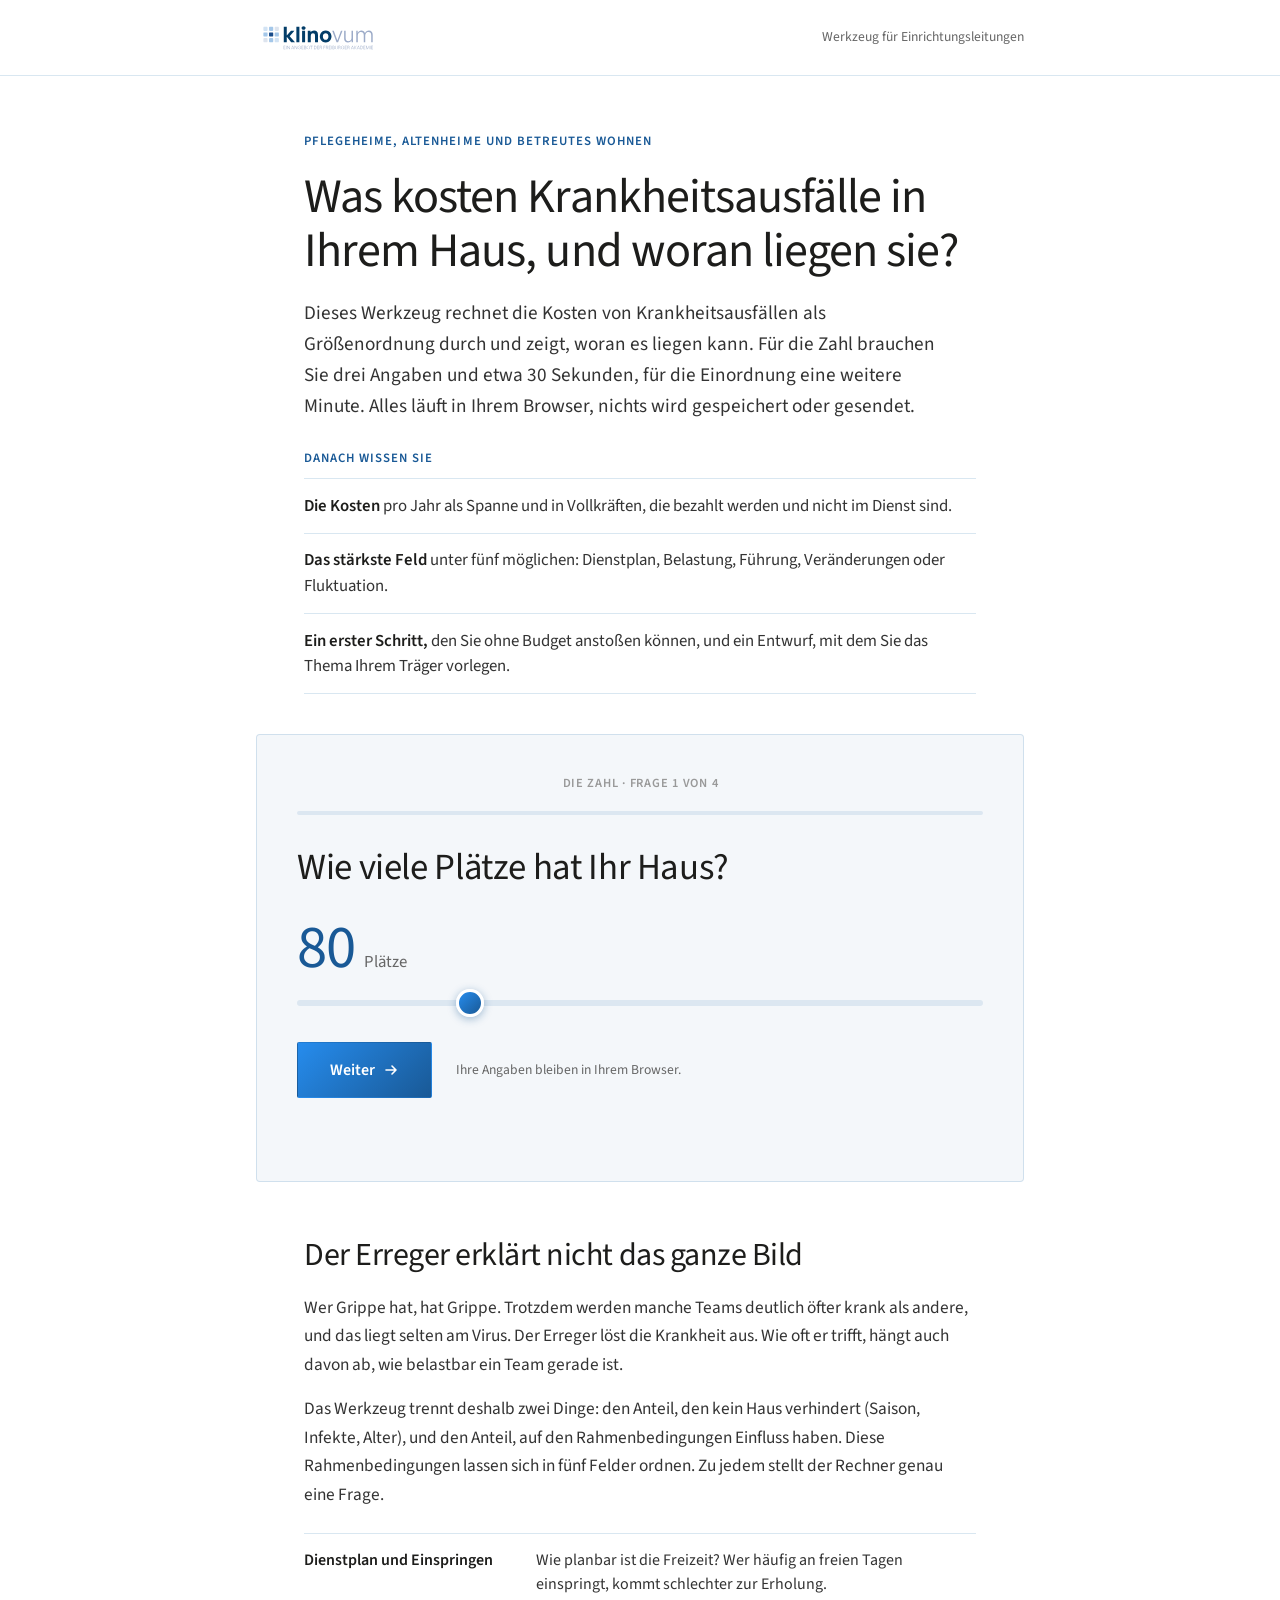
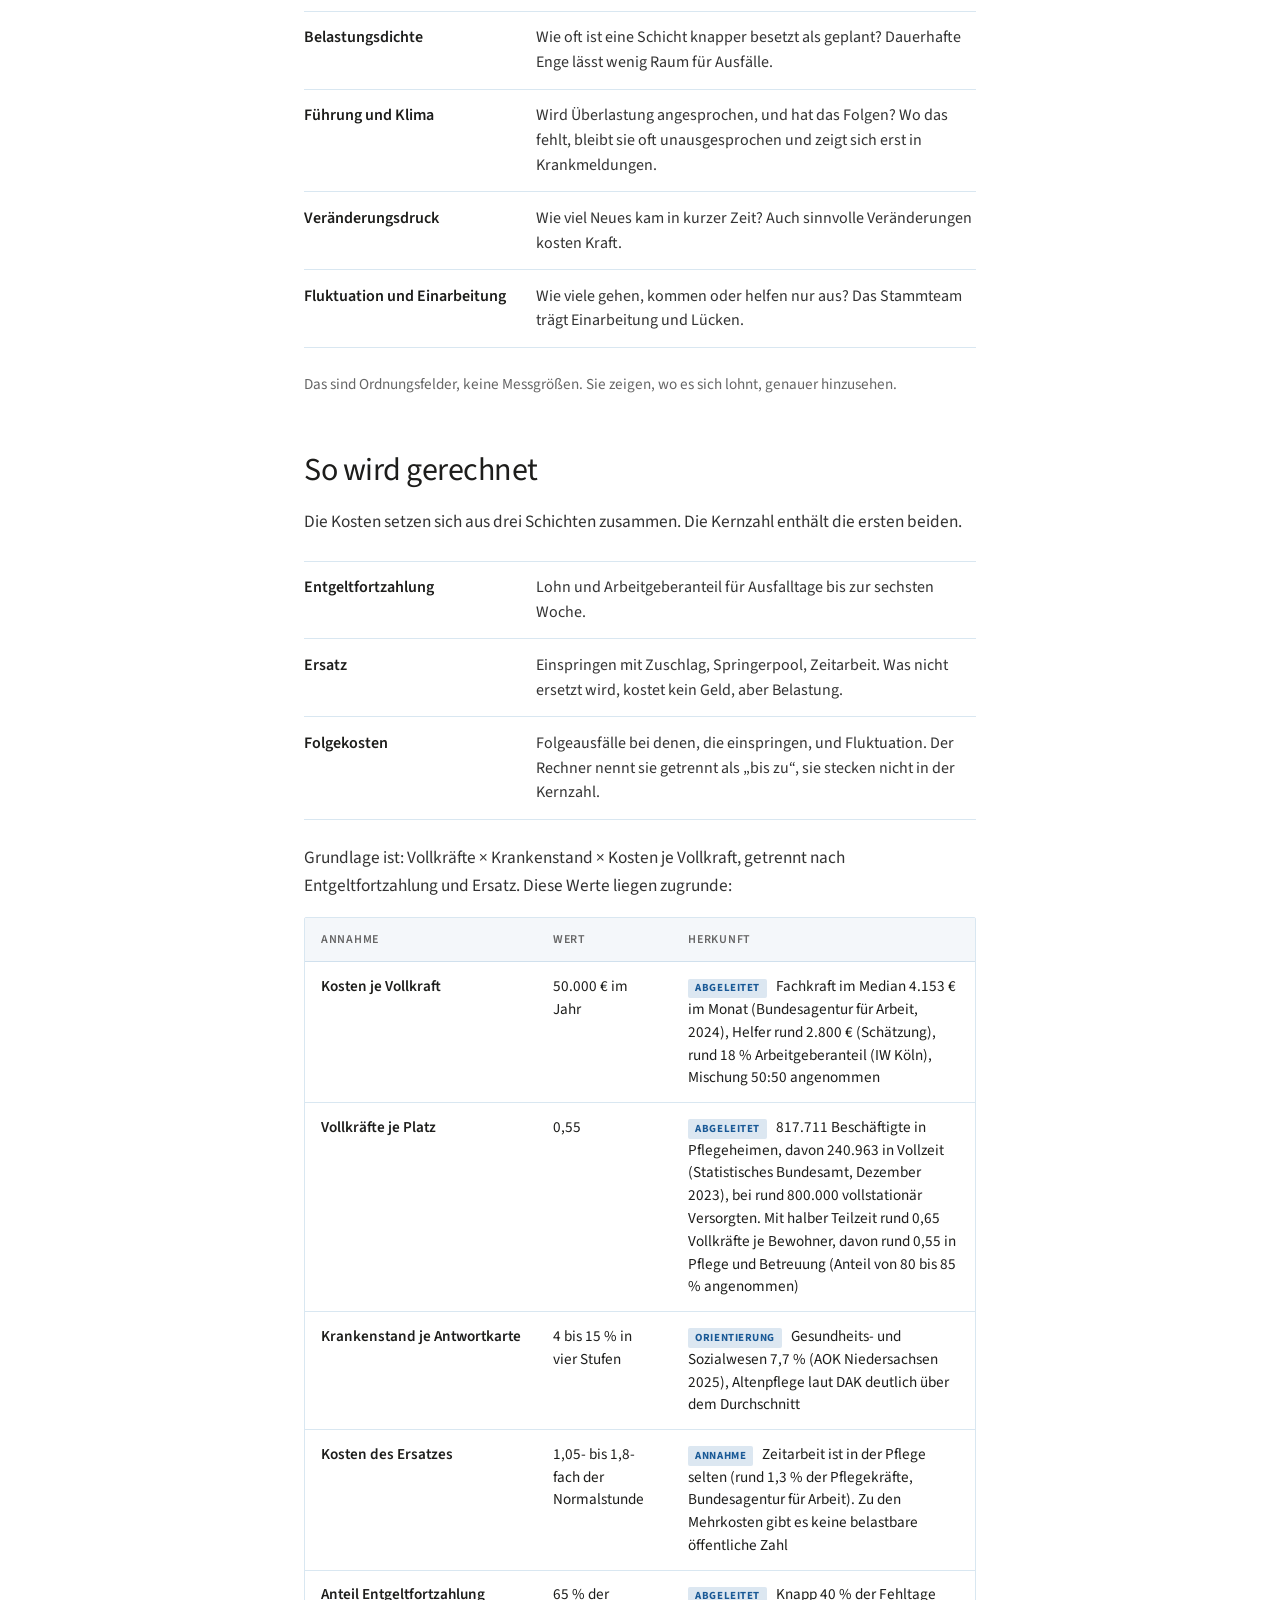
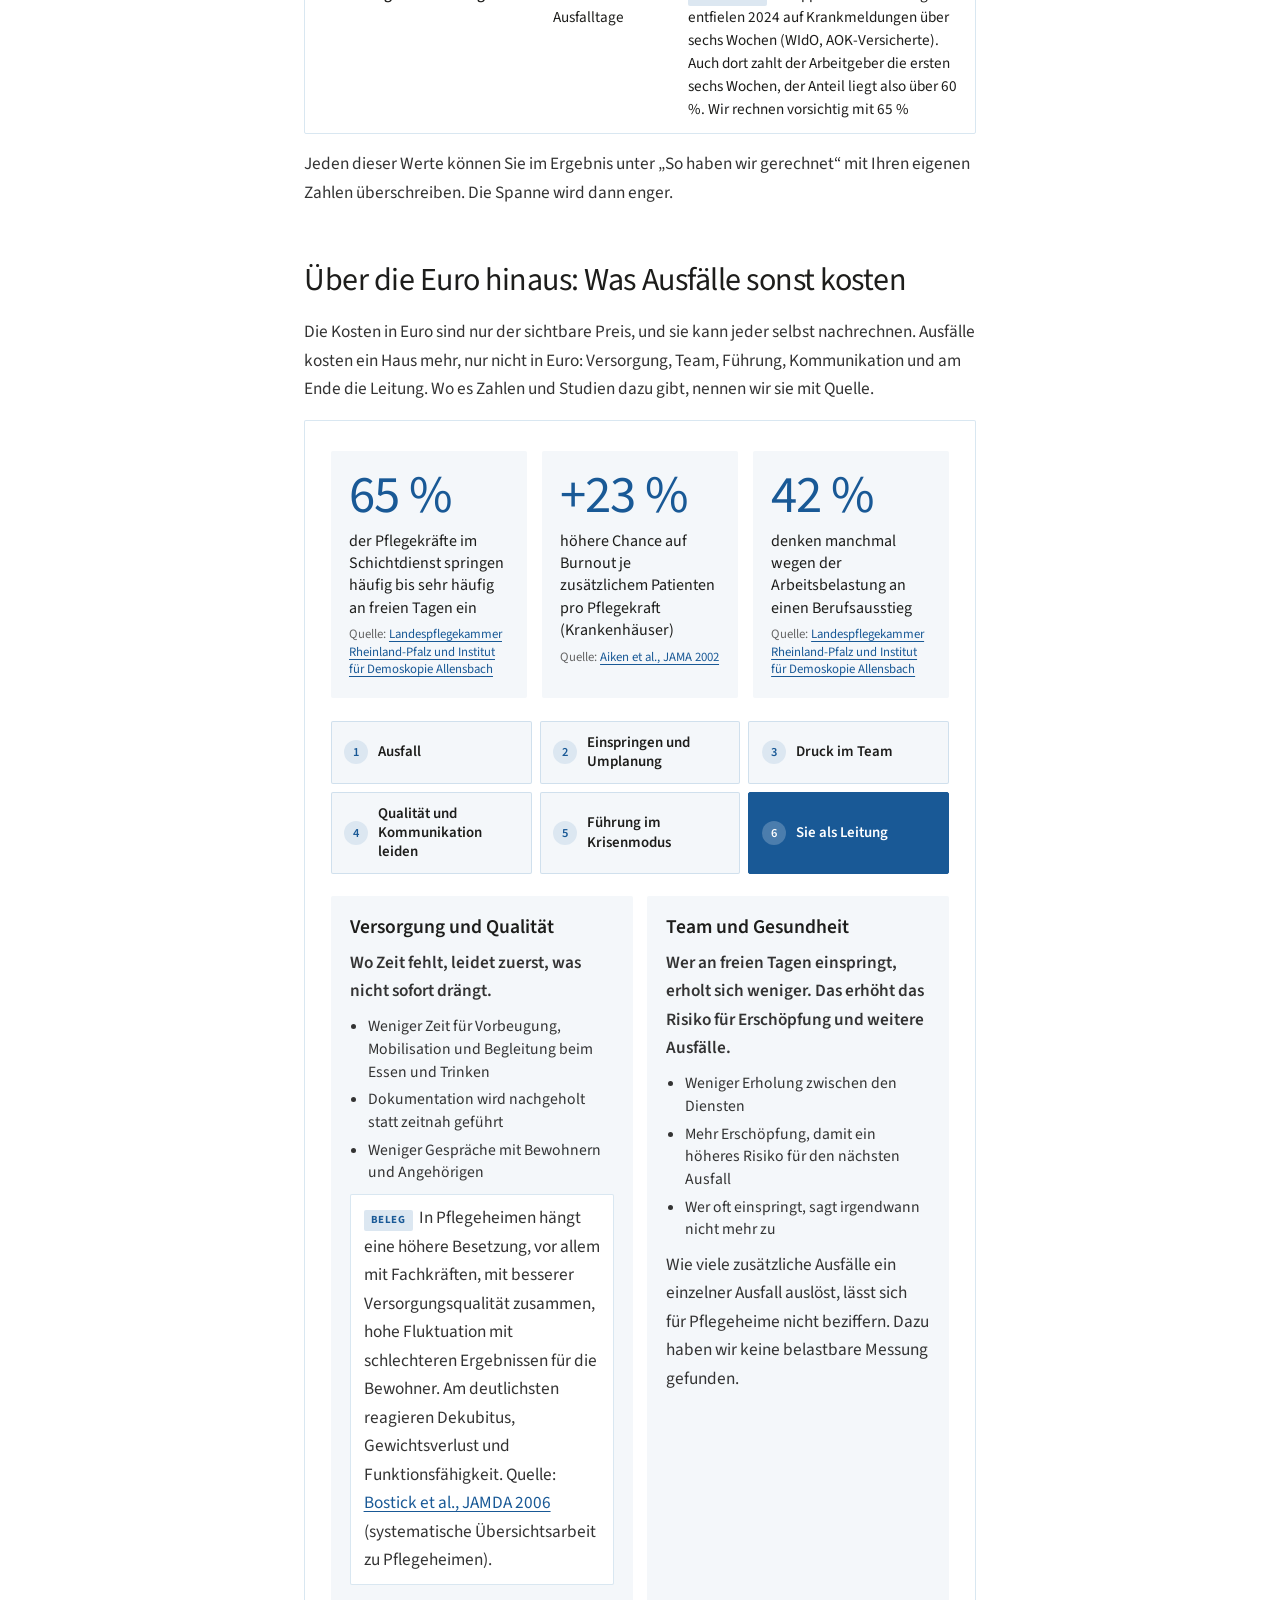
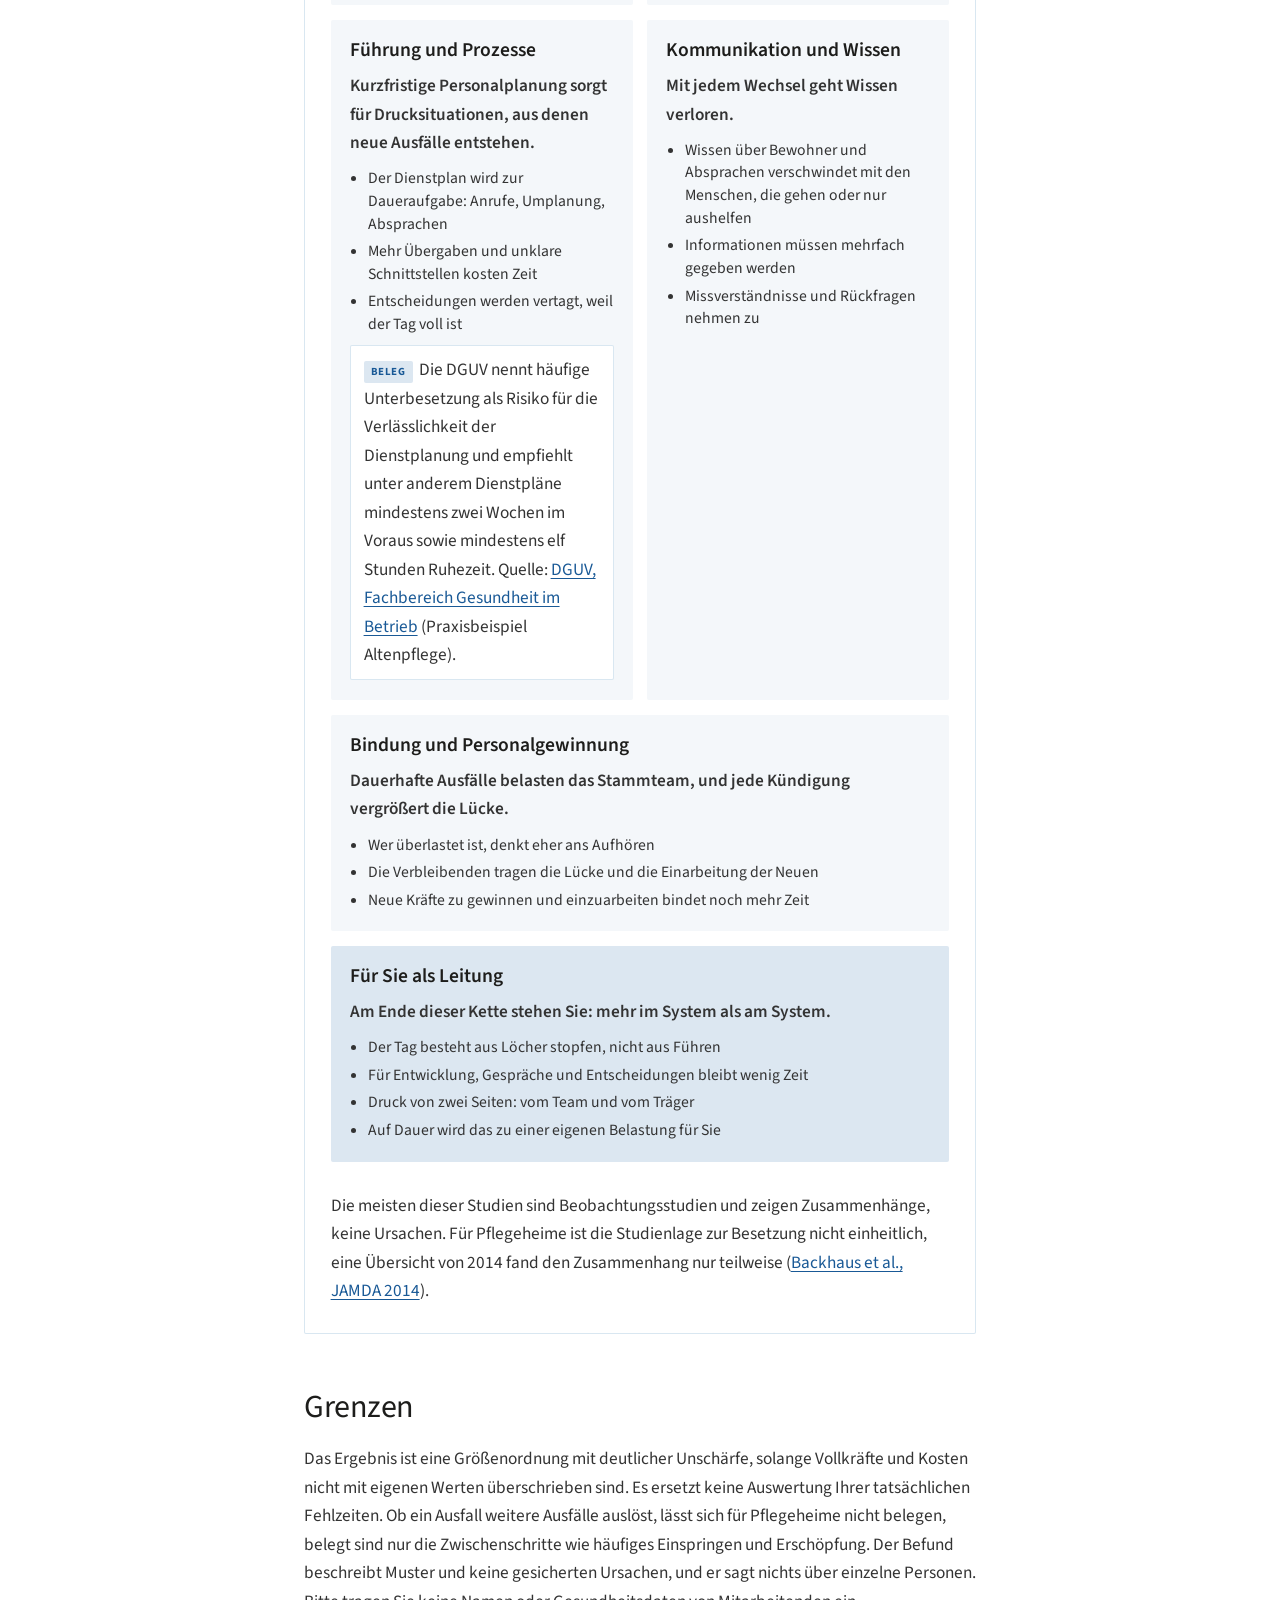
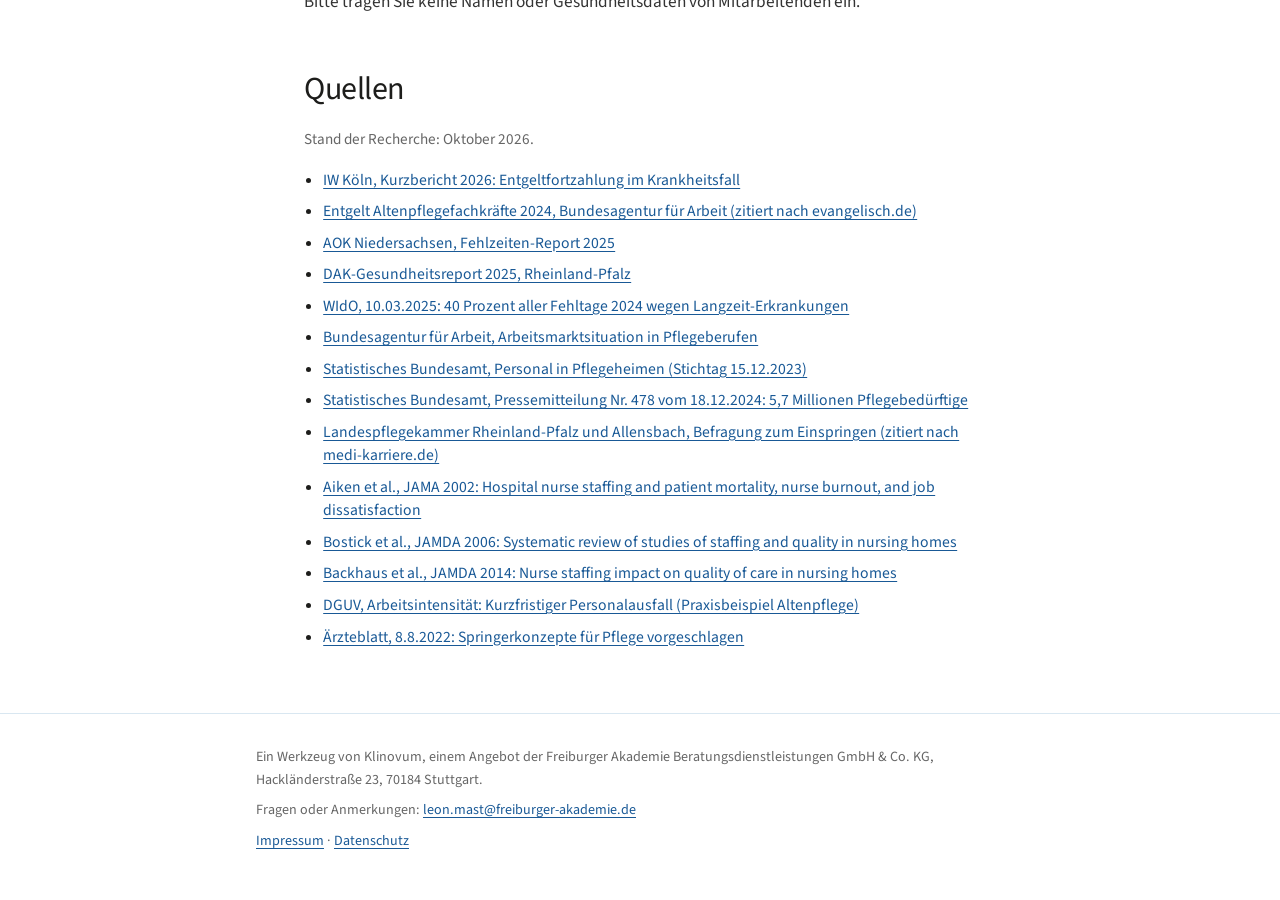
<file: landingpage/ausfallrechner/index.html>
<!DOCTYPE html>
<html lang="de">
<head>
  <meta charset="UTF-8">
  <meta name="viewport" content="width=device-width, initial-scale=1.0">
  <title>Ausfall-Rechner für Pflegeeinrichtungen | Klinovum</title>
  <meta name="description" content="Ein Werkzeug für Einrichtungsleitungen: Was kosten Krankheitsausfälle in Ihrem Haus, und woran kann es liegen? Mit offenem Rechenweg und Quellen.">
  <!-- Vorschau-Stand (Variante B): noch nicht für Suchmaschinen freigeben -->
  <meta name="robots" content="noindex, nofollow">
  <meta name="theme-color" content="#ffffff">
  <link rel="canonical" href="https://klinovum.de/ausfallrechner/">

  <link rel="icon" href="../assets/favicon.ico" sizes="any">
  <link rel="icon" href="../assets/favicon-32.png" type="image/png" sizes="32x32">
  <link rel="icon" href="../assets/favicon-16.png" type="image/png" sizes="16x16">
  <link rel="preconnect" href="https://fonts.googleapis.com">
  <link rel="preconnect" href="https://fonts.gstatic.com" crossorigin>
  <link href="https://fonts.googleapis.com/css2?family=Source+Sans+3:ital,wght@0,300;0,400;0,600;0,700;1,400&display=swap" rel="stylesheet">
  <link rel="stylesheet" href="../style.css">
  <link rel="stylesheet" href="rechner.css?v=20261013b">
  <link rel="stylesheet" href="b.css?v=20261013b">
</head>
<body class="b-page">

  <header class="b-header">
    <div class="b-wrap b-header-row">
      <a href="../" aria-label="Klinovum Startseite"><img src="../assets/logoaufweiss_klinovum.svg" alt="Klinovum" class="b-logo"></a>
      <span class="b-header-note">Werkzeug für Einrichtungsleitungen</span>
    </div>
  </header>

  <main>
    <div class="b-wrap b-intro">
      <h4>Pflegeheime, Altenheime und Betreutes Wohnen</h4>
      <h1>Was kosten Krankheitsausfälle in Ihrem Haus, und woran liegen sie?</h1>
      <p class="b-lead">Dieses Werkzeug rechnet die Kosten von Krankheitsausfällen als Größenordnung durch und zeigt, woran es liegen kann. Für die Zahl brauchen Sie drei Angaben und etwa 30 Sekunden, für die Einordnung eine weitere Minute. Alles läuft in Ihrem Browser, nichts wird gespeichert oder gesendet.</p>
      <ul class="b-know">
        <li><b>Die Kosten</b> pro Jahr als Spanne und in Vollkräften, die bezahlt werden und nicht im Dienst sind.</li>
        <li><b>Das stärkste Feld</b> unter fünf möglichen: Dienstplan, Belastung, Führung, Veränderungen oder Fluktuation.</li>
        <li><b>Ein erster Schritt,</b> den Sie ohne Budget anstoßen können, und ein Entwurf, mit dem Sie das Thema Ihrem Träger vorlegen.</li>
      </ul>
    </div>

    <section class="b-tool" id="rechner">
      <div class="b-wrap b-wrap-tool">
        <div class="rc-card" id="rc-stage" aria-live="polite" data-variant="b" data-cta="../erstgesprach/">
          <noscript><p>Für den Rechner wird JavaScript benötigt.</p></noscript>
        </div>
      </div>
    </section>

    <div class="b-wrap b-article">
      <h2>Der Erreger erklärt nicht das ganze Bild</h2>
      <p>Wer Grippe hat, hat Grippe. Trotzdem werden manche Teams deutlich öfter krank als andere, und das liegt selten am Virus. Der Erreger löst die Krankheit aus. Wie oft er trifft, hängt auch davon ab, wie belastbar ein Team gerade ist.</p>
      <p>Das Werkzeug trennt deshalb zwei Dinge: den Anteil, den kein Haus verhindert (Saison, Infekte, Alter), und den Anteil, auf den Rahmenbedingungen Einfluss haben. Diese Rahmenbedingungen lassen sich in fünf Felder ordnen. Zu jedem stellt der Rechner genau eine Frage.</p>
      <dl class="b-dl">
        <div><dt>Dienstplan und Einspringen</dt><dd>Wie planbar ist die Freizeit? Wer häufig an freien Tagen einspringt, kommt schlechter zur Erholung.</dd></div>
        <div><dt>Belastungsdichte</dt><dd>Wie oft ist eine Schicht knapper besetzt als geplant? Dauerhafte Enge lässt wenig Raum für Ausfälle.</dd></div>
        <div><dt>Führung und Klima</dt><dd>Wird Überlastung angesprochen, und hat das Folgen? Wo das fehlt, bleibt sie oft unausgesprochen und zeigt sich erst in Krankmeldungen.</dd></div>
        <div><dt>Veränderungsdruck</dt><dd>Wie viel Neues kam in kurzer Zeit? Auch sinnvolle Veränderungen kosten Kraft.</dd></div>
        <div><dt>Fluktuation und Einarbeitung</dt><dd>Wie viele gehen, kommen oder helfen nur aus? Das Stammteam trägt Einarbeitung und Lücken.</dd></div>
      </dl>
      <p class="b-note">Das sind Ordnungsfelder, keine Messgrößen. Sie zeigen, wo es sich lohnt, genauer hinzusehen.</p>

      <h2>So wird gerechnet</h2>
      <p>Die Kosten setzen sich aus drei Schichten zusammen. Die Kernzahl enthält die ersten beiden.</p>
      <dl class="b-dl">
        <div><dt>Entgeltfortzahlung</dt><dd>Lohn und Arbeitgeberanteil für Ausfalltage bis zur sechsten Woche.</dd></div>
        <div><dt>Ersatz</dt><dd>Einspringen mit Zuschlag, Springerpool, Zeitarbeit. Was nicht ersetzt wird, kostet kein Geld, aber Belastung.</dd></div>
        <div><dt>Folgekosten</dt><dd>Folgeausfälle bei denen, die einspringen, und Fluktuation. Der Rechner nennt sie getrennt als „bis zu“, sie stecken nicht in der Kernzahl.</dd></div>
      </dl>
      <p>Grundlage ist: Vollkräfte × Krankenstand × Kosten je Vollkraft, getrennt nach Entgeltfortzahlung und Ersatz. Diese Werte liegen zugrunde:</p>
      <div class="b-tablebox">
        <table class="b-table">
          <thead><tr><th>Annahme</th><th>Wert</th><th>Herkunft</th></tr></thead>
          <tbody>
            <tr><td>Kosten je Vollkraft</td><td>50.000 € im Jahr</td><td><span class="b-tag ok">abgeleitet</span> Fachkraft im Median 4.153 € im Monat (Bundesagentur für Arbeit, 2024), Helfer rund 2.800 € (Schätzung), rund 18 % Arbeitgeberanteil (IW Köln), Mischung 50:50 angenommen</td></tr>
            <tr><td>Vollkräfte je Platz</td><td>0,55</td><td><span class="b-tag ok">abgeleitet</span> 817.711 Beschäftigte in Pflegeheimen, davon 240.963 in Vollzeit (Statistisches Bundesamt, Dezember 2023), bei rund 800.000 vollstationär Versorgten. Mit halber Teilzeit rund 0,65 Vollkräfte je Bewohner, davon rund 0,55 in Pflege und Betreuung (Anteil von 80 bis 85 % angenommen)</td></tr>
            <tr><td>Krankenstand je Antwortkarte</td><td>4 bis 15 % in vier Stufen</td><td><span class="b-tag ok">Orientierung</span> Gesundheits- und Sozialwesen 7,7 % (AOK Niedersachsen 2025), Altenpflege laut DAK deutlich über dem Durchschnitt</td></tr>
            <tr><td>Kosten des Ersatzes</td><td>1,05- bis 1,8-fach der Normalstunde</td><td><span class="b-tag assume">Annahme</span> Zeitarbeit ist in der Pflege selten (rund 1,3 % der Pflegekräfte, Bundesagentur für Arbeit). Zu den Mehrkosten gibt es keine belastbare öffentliche Zahl</td></tr>
            <tr><td>Anteil Entgeltfortzahlung</td><td>65 % der Ausfalltage</td><td><span class="b-tag ok">abgeleitet</span> Knapp 40 % der Fehltage entfielen 2024 auf Krankmeldungen über sechs Wochen (WIdO, AOK-Versicherte). Auch dort zahlt der Arbeitgeber die ersten sechs Wochen, der Anteil liegt also über 60 %. Wir rechnen vorsichtig mit 65 %</td></tr>
          </tbody>
        </table>
      </div>
      <p>Jeden dieser Werte können Sie im Ergebnis unter „So haben wir gerechnet“ mit Ihren eigenen Zahlen überschreiben. Die Spanne wird dann enger.</p>

      <h2>Über die Euro hinaus: Was Ausfälle sonst kosten</h2>
      <p>Die Kosten in Euro sind nur der sichtbare Preis, und sie kann jeder selbst nachrechnen. Ausfälle kosten ein Haus mehr, nur nicht in Euro: Versorgung, Team, Führung, Kommunikation und am Ende die Leitung. Wo es Zahlen und Studien dazu gibt, nennen wir sie mit Quelle.</p>
      <div id="rc-effects-article" class="b-fx"></div>

      <h2>Grenzen</h2>
      <p>Das Ergebnis ist eine Größenordnung mit deutlicher Unschärfe, solange Vollkräfte und Kosten nicht mit eigenen Werten überschrieben sind. Es ersetzt keine Auswertung Ihrer tatsächlichen Fehlzeiten. Ob ein Ausfall weitere Ausfälle auslöst, lässt sich für Pflegeheime nicht belegen, belegt sind nur die Zwischenschritte wie häufiges Einspringen und Erschöpfung. Der Befund beschreibt Muster und keine gesicherten Ursachen, und er sagt nichts über einzelne Personen. Bitte tragen Sie keine Namen oder Gesundheitsdaten von Mitarbeitenden ein.</p>

      <h2>Quellen</h2>
      <p class="b-note">Stand der Recherche: Oktober 2026.</p>
      <ul class="b-sources">
        <li><a href="https://www.iwkoeln.de/fileadmin/user_upload/Studien/Kurzberichte/PDF/2026/IW-Kurzbericht_2026-Entgeltfortzahlung-Krankheitsfall.pdf" target="_blank" rel="noopener">IW Köln, Kurzbericht 2026: Entgeltfortzahlung im Krankheitsfall</a></li>
        <li><a href="https://www.evangelisch.de/inhalte/245969/28-07-2025/altenpflegekraefte-verdienen-im-mittel-ueber-4000-euro" target="_blank" rel="noopener">Entgelt Altenpflegefachkräfte 2024, Bundesagentur für Arbeit (zitiert nach evangelisch.de)</a></li>
        <li><a href="https://www.aok.de/pp/fileadmin/bereiche/niedersachsen/Pressemitteilungen/2025/Pressemitteilung_AOKN_Fehlzeiten-Report.pdf" target="_blank" rel="noopener">AOK Niedersachsen, Fehlzeiten-Report 2025</a></li>
        <li><a href="https://www.dak.de/presse/landesthemen/rheinland-pfalz/gesundheitsreport/erkaeltungswelle-haelt-krankenstand-in-rheinland-pfalz-auf-hohem-niveau_144968" target="_blank" rel="noopener">DAK-Gesundheitsreport 2025, Rheinland-Pfalz</a></li>
        <li><a href="https://www.wido.de/news-presse/pressemitteilungen/2025/40-prozent-aller-fehltage-2024-wegen-langzeit-erkrankungen/" target="_blank" rel="noopener">WIdO, 10.03.2025: 40 Prozent aller Fehltage 2024 wegen Langzeit-Erkrankungen</a></li>
        <li><a href="https://statistik.arbeitsagentur.de/DE/Statischer-Content/Statistiken/Themen-im-Fokus/Berufe/Generische-Publikationen/Arbeitsmarktsituation-in-Pflegeberufen.pdf" target="_blank" rel="noopener">Bundesagentur für Arbeit, Arbeitsmarktsituation in Pflegeberufen</a></li>
        <li><a href="https://www.destatis.de/DE/Themen/Gesellschaft-Umwelt/Gesundheit/Pflege/Tabellen/personal-pflegeeinrichtungen.html" target="_blank" rel="noopener">Statistisches Bundesamt, Personal in Pflegeheimen (Stichtag 15.12.2023)</a></li>
        <li><a href="https://www.destatis.de/DE/Presse/Pressemitteilungen/2024/12/PD24_478_224.html" target="_blank" rel="noopener">Statistisches Bundesamt, Pressemitteilung Nr. 478 vom 18.12.2024: 5,7 Millionen Pflegebedürftige</a></li>
        <li><a href="https://www.medi-karriere.de/magazin/einspringen-aus-dem-frei-noch-immer-die-regel/" target="_blank" rel="noopener">Landespflegekammer Rheinland-Pfalz und Allensbach, Befragung zum Einspringen (zitiert nach medi-karriere.de)</a></li>
        <li><a href="https://pubmed.ncbi.nlm.nih.gov/12387650/" target="_blank" rel="noopener">Aiken et al., JAMA 2002: Hospital nurse staffing and patient mortality, nurse burnout, and job dissatisfaction</a></li>
        <li><a href="https://pubmed.ncbi.nlm.nih.gov/16843237/" target="_blank" rel="noopener">Bostick et al., JAMDA 2006: Systematic review of studies of staffing and quality in nursing homes</a></li>
        <li><a href="https://www.sciencedirect.com/science/article/abs/pii/S1525861013007962" target="_blank" rel="noopener">Backhaus et al., JAMDA 2014: Nurse staffing impact on quality of care in nursing homes</a></li>
        <li><a href="https://dguv.de/fb-gesundheitimbetrieb/sachgebiete/sg-psyche/erfahrungsschatz/arbeitsorganisation/arbeitsintensitaet/index.jsp" target="_blank" rel="noopener">DGUV, Arbeitsintensität: Kurzfristiger Personalausfall (Praxisbeispiel Altenpflege)</a></li>
        <li><a href="https://www.aerzteblatt.de/nachrichten/136531/Springerkonzepte-fuer-Pflege-vorgeschlagen" target="_blank" rel="noopener">Ärzteblatt, 8.8.2022: Springerkonzepte für Pflege vorgeschlagen</a></li>
      </ul>
    </div>
  </main>

  <footer class="b-footer">
    <div class="b-wrap">
      <p>Ein Werkzeug von Klinovum, einem Angebot der Freiburger Akademie Beratungsdienstleistungen GmbH &amp; Co. KG, Hackländerstraße 23, 70184 Stuttgart.</p>
      <p>Fragen oder Anmerkungen: <a href="mailto:leon.mast@freiburger-akademie.de">leon.mast@freiburger-akademie.de</a></p>
      <p><a href="https://www.freiburger-akademie.de/legal/impressum" target="_blank" rel="noopener">Impressum</a> · <a href="https://www.freiburger-akademie.de/legal/datenschutz" target="_blank" rel="noopener">Datenschutz</a></p>
    </div>
  </footer>

  <script src="rechner.js?v=20261013b"></script>
  <script src="app.js?v=20261013b"></script>
</body>
</html>
</file>
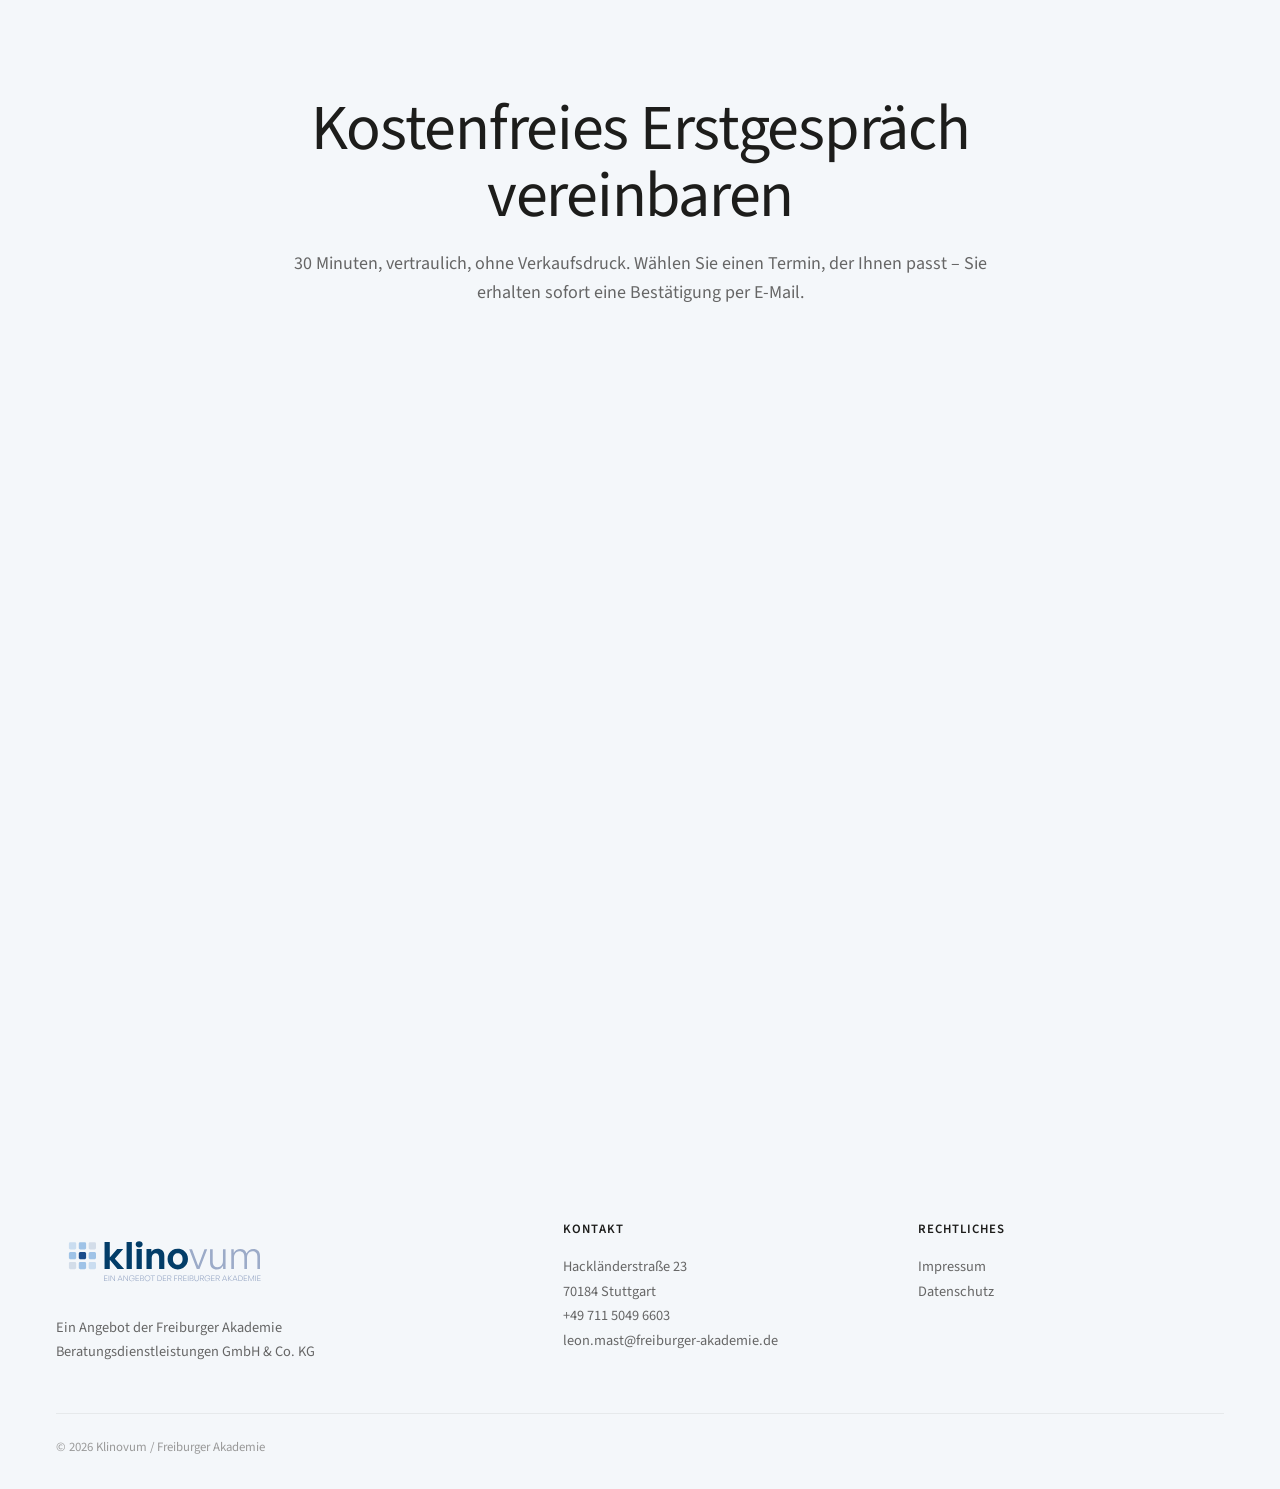
<file: landingpage/erstgesprach/index.html>
<!DOCTYPE html>
<html lang="de">
<head>
  <meta charset="UTF-8">
  <meta name="viewport" content="width=device-width, initial-scale=1.0">
  <title>Erstgespräch vereinbaren | Klinovum</title>
  <meta name="description" content="Vereinbaren Sie ein kostenfreies 30-minütiges Erstgespräch mit Klinovum. Vertraulich, ohne Verkaufsdruck.">
  <meta name="robots" content="index, follow">
  <meta name="theme-color" content="#163a64">

  <link rel="canonical" href="https://klinovum.de/erstgesprach">

  <meta property="og:type" content="website">
  <meta property="og:locale" content="de_DE">
  <meta property="og:site_name" content="Klinovum">
  <meta property="og:title" content="Erstgespräch vereinbaren | Klinovum">
  <meta property="og:description" content="Kostenfreies 30-Min-Erstgespräch mit Klinovum. Vertraulich, ohne Verkaufsdruck.">
  <meta property="og:url" content="https://klinovum.de/erstgesprach">

  <link rel="icon" href="../assets/favicon.ico" sizes="any">
  <link rel="icon" href="../assets/favicon-32.png" type="image/png" sizes="32x32">
  <link rel="icon" href="../assets/favicon-16.png" type="image/png" sizes="16x16">
  <link rel="preconnect" href="https://fonts.googleapis.com">
  <link rel="preconnect" href="https://fonts.gstatic.com" crossorigin>
  <link rel="preconnect" href="https://assets.calendly.com">
  <link href="https://fonts.googleapis.com/css2?family=Source+Sans+3:ital,wght@0,300;0,400;0,600;0,700;1,400&display=swap" rel="stylesheet">
  <link rel="stylesheet" href="../style.css">
  <link rel="stylesheet" href="https://assets.calendly.com/assets/external/widget.css">

  <style>
    .booking-page {
      padding: 6rem 0 5rem;
      background: var(--bg-light);
    }
    .booking-page .booking-inner {
      text-align: center;
    }
    .booking-page h1 {
      max-width: 52rem;
      margin: 0 auto 1.25rem;
      color: var(--black);
    }
    .booking-page .booking-sub {
      max-width: 44rem;
      margin: 0 auto 3rem;
      color: var(--grey);
      font-size: 1.125rem;
      line-height: 1.6;
    }
    .booking-page .calendly-wrapper {
      max-width: 64rem;
      margin: 0 auto;
    }
    .booking-page .calendly-inline-widget {
      min-width: 320px;
      height: 720px;
      width: 100%;
    }
    @media (max-width: 768px) {
      .booking-page { padding: 3.5rem 0 3rem; }
      .booking-page .booking-sub { font-size: 1rem; margin-bottom: 2rem; }
      .booking-page .calendly-inline-widget { height: 1100px; }
    }
  </style>
</head>
<body>

  <main class="booking-page">
    <div class="page-padding">
      <div class="container">
        <div class="booking-inner">
          <h1>Kostenfreies Erstgespräch vereinbaren</h1>
          <p class="booking-sub">30 Minuten, vertraulich, ohne Verkaufsdruck. Wählen Sie einen Termin, der Ihnen passt &ndash; Sie erhalten sofort eine Bestätigung per E-Mail.</p>
          <div class="calendly-wrapper">
            <div class="calendly-inline-widget" data-url="https://calendly.com/leon-mast-freiburger-akademie/30min?hide_gdpr_banner=1&primary_color=268ced&background_color=ffffff&text_color=1a1a1a"></div>
          </div>
        </div>
      </div>
    </div>
  </main>

  <footer class="site-footer">
    <div class="page-padding">
      <div class="container">
        <div class="footer-grid">
          <div class="footer-col">
            <a href="../"><img src="../assets/logoaufweiss_klinovum.svg" alt="Klinovum" class="footer-logo"></a>
            <p>Ein Angebot der Freiburger Akademie<br>Beratungsdienstleistungen GmbH &amp; Co. KG</p>
          </div>
          <div class="footer-col">
            <h4>Kontakt</h4>
            <p>Hackländerstraße 23<br>70184 Stuttgart</p>
            <p><a href="tel:+4971150496603">+49 711 5049 6603</a></p>
            <p><a href="mailto:leon.mast@freiburger-akademie.de">leon.mast@freiburger-akademie.de</a></p>
          </div>
          <div class="footer-col">
            <h4>Rechtliches</h4>
            <p><a href="https://www.freiburger-akademie.de/legal/impressum" target="_blank" rel="noopener">Impressum</a></p>
            <p><a href="https://www.freiburger-akademie.de/legal/datenschutz" target="_blank" rel="noopener">Datenschutz</a></p>
          </div>
        </div>
        <div class="footer-bottom">
          <p>&copy; 2026 Klinovum / Freiburger Akademie</p>
        </div>
      </div>
    </div>
  </footer>

  <script src="https://assets.calendly.com/assets/external/widget.js" async></script>

  <!-- Leadfeeder (Dealfront) Visitor-Tracking, laedt nur wenn auf der Hauptseite bereits "Verstanden" gewaehlt wurde -->
  <script>
    var LEADFEEDER_TRACKER_ID = 'lAxoEaKQlAo7OYGd';
    (function () {
      if (localStorage.getItem('klinovum_cookies') !== 'all') return;
      if (!LEADFEEDER_TRACKER_ID || LEADFEEDER_TRACKER_ID.indexOf('REPLACE_WITH') === 0) return;
      (function (ss, ex) {
        window.ldfdr = window.ldfdr || function () { (ldfdr._q = ldfdr._q || []).push([].slice.call(arguments)); };
        (function (d, s) {
          var fs = d.getElementsByTagName(s)[0];
          function ce(src) { var cs = d.createElement(s); cs.src = src; cs.async = 1; fs.parentNode.insertBefore(cs, fs); }
          ce('https://sc.lfeeder.com/lftracker_v1_' + ss + (ex ? '_' + ex : '') + '.js');
        })(document, 'script');
      })(LEADFEEDER_TRACKER_ID);
    })();
  </script>

</body>
</html>
</file>
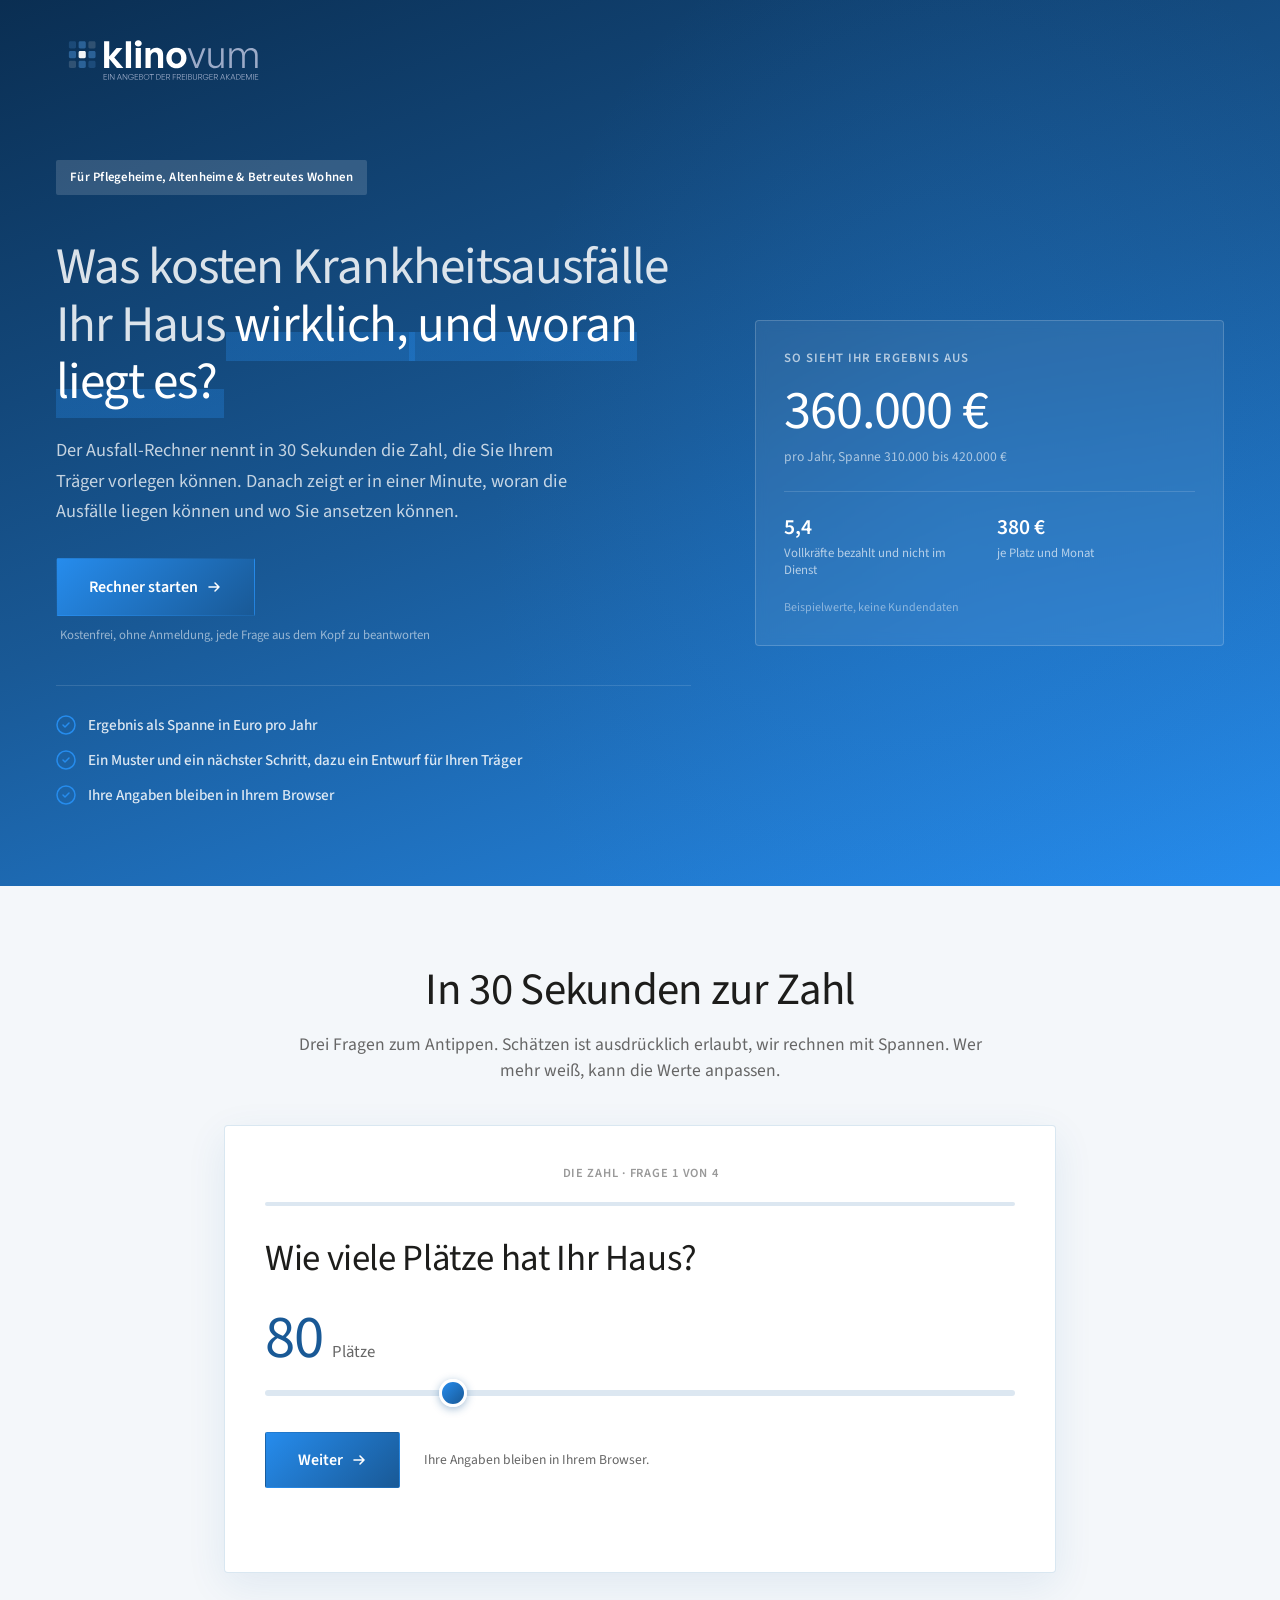
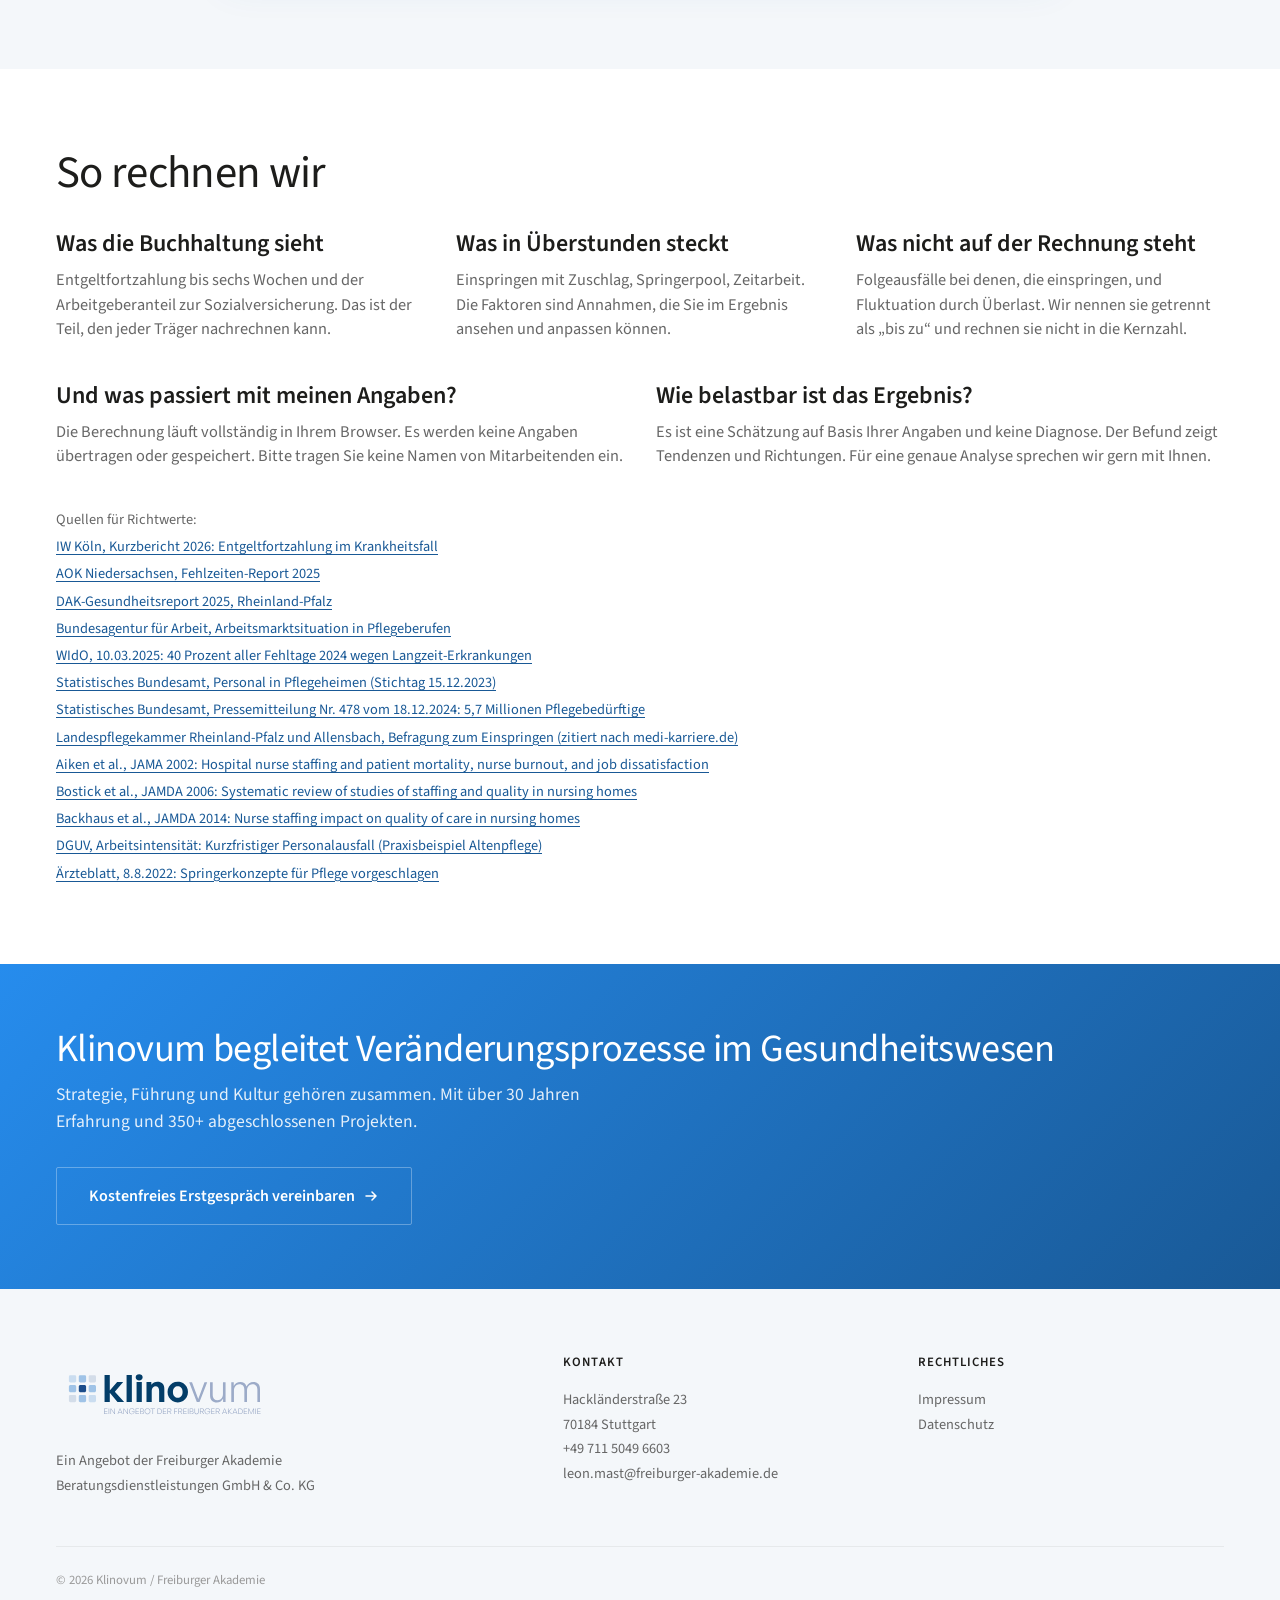
<file: landingpage/ausfallrechner/a/index.html>
<!DOCTYPE html>
<html lang="de">
<head>
  <meta charset="UTF-8">
  <meta name="viewport" content="width=device-width, initial-scale=1.0">
  <title>Ausfall-Rechner für Pflegeeinrichtungen | Klinovum</title>
  <meta name="description" content="Was kosten Krankheitsausfälle Ihr Pflegeheim wirklich, und woran liegt es? Der Ausfall-Rechner nennt in 30 Sekunden die Zahl und zeigt danach, woran es liegen kann.">
  <!-- Vorschau-Stand: noch nicht für Suchmaschinen freigeben, bis Leon die Seite abgenommen hat -->
  <meta name="robots" content="noindex, nofollow">
  <meta name="theme-color" content="#163a64">

  <link rel="canonical" href="https://klinovum.de/ausfallrechner/">

  <meta property="og:type" content="website">
  <meta property="og:locale" content="de_DE">
  <meta property="og:site_name" content="Klinovum">
  <meta property="og:title" content="Ausfall-Rechner für Pflegeeinrichtungen | Klinovum">
  <meta property="og:description" content="Was kosten Krankheitsausfälle Ihr Haus wirklich? Die Zahl in 30 Sekunden, die Ursachen in einer Minute.">
  <meta property="og:url" content="https://klinovum.de/ausfallrechner">

  <link rel="icon" href="../../assets/favicon.ico" sizes="any">
  <link rel="icon" href="../../assets/favicon-32.png" type="image/png" sizes="32x32">
  <link rel="icon" href="../../assets/favicon-16.png" type="image/png" sizes="16x16">
  <link rel="preconnect" href="https://fonts.googleapis.com">
  <link rel="preconnect" href="https://fonts.gstatic.com" crossorigin>
  <link href="https://fonts.googleapis.com/css2?family=Source+Sans+3:ital,wght@0,300;0,400;0,600;0,700;1,400&display=swap" rel="stylesheet">
  <link rel="stylesheet" href="../../style.css">
  <link rel="stylesheet" href="../rechner.css?v=20261013b">
</head>
<body>

  <header class="site-header" id="header">
    <div class="page-padding">
      <div class="container">
        <div class="header-inner">
          <a href="../../"><img src="../../assets/logoaufdunkel_klinovum.svg" alt="Klinovum" class="logo logo-light"><img src="../../assets/logoaufweiss_klinovum.svg" alt="Klinovum" class="logo logo-dark"></a>
        </div>
      </div>
    </div>
  </header>

  <section class="hero rc-hero">
    <div class="hero-bg"><div class="hero-bg-gradient"></div></div>
    <div class="page-padding">
      <div class="container">
        <div class="rc-hero-layout">
          <div>
            <div class="hero-qualifier"><span class="badge badge-blue">Für Pflegeheime, Altenheime &amp; Betreutes Wohnen</span></div>
            <h1>Was kosten Krankheitsausfälle Ihr Haus <span class="h1-accent">wirklich,</span> <span class="h1-accent">und woran liegt es?</span></h1>
            <p class="hero-sub">Der Ausfall-Rechner nennt in 30 Sekunden die Zahl, die Sie Ihrem Träger vorlegen können. Danach zeigt er in einer Minute, woran die Ausfälle liegen können und wo Sie ansetzen können.</p>
            <div class="rc-hero-actions">
              <a href="#rechner" class="btn btn-primary" data-rc-start>Rechner starten <svg width="16" height="16" viewBox="0 0 16 16" fill="none" aria-hidden="true"><path d="M3 8h10M9 4l4 4-4 4" stroke="currentColor" stroke-width="1.5" stroke-linecap="round" stroke-linejoin="round"/></svg></a>
              <span class="rc-hero-note">Kostenfrei, ohne Anmeldung, jede Frage aus dem Kopf zu beantworten</span>
            </div>
            <div class="rc-proof">
              <div class="rc-proof-item"><svg width="20" height="20" viewBox="0 0 20 20" fill="none" aria-hidden="true"><path d="M7 10l2 2 4-4" stroke="#268ced" stroke-width="1.5" stroke-linecap="round" stroke-linejoin="round"/><circle cx="10" cy="10" r="9" stroke="#268ced" stroke-width="1.5"/></svg><span>Ergebnis als Spanne in Euro pro Jahr</span></div>
              <div class="rc-proof-item"><svg width="20" height="20" viewBox="0 0 20 20" fill="none" aria-hidden="true"><path d="M7 10l2 2 4-4" stroke="#268ced" stroke-width="1.5" stroke-linecap="round" stroke-linejoin="round"/><circle cx="10" cy="10" r="9" stroke="#268ced" stroke-width="1.5"/></svg><span>Ein Muster und ein nächster Schritt, dazu ein Entwurf für Ihren Träger</span></div>
              <div class="rc-proof-item"><svg width="20" height="20" viewBox="0 0 20 20" fill="none" aria-hidden="true"><path d="M7 10l2 2 4-4" stroke="#268ced" stroke-width="1.5" stroke-linecap="round" stroke-linejoin="round"/><circle cx="10" cy="10" r="9" stroke="#268ced" stroke-width="1.5"/></svg><span>Ihre Angaben bleiben in Ihrem Browser</span></div>
            </div>
          </div>
          <aside class="rc-sample" aria-label="Beispiel eines Ergebnisses">
            <h4>So sieht Ihr Ergebnis aus</h4>
            <div class="rc-sample-num">360.000 €</div>
            <p class="rc-sample-range">pro Jahr, Spanne 310.000 bis 420.000 €</p>
            <div class="rc-sample-grid">
              <div><b>5,4</b><span>Vollkräfte bezahlt und nicht im Dienst</span></div>
              <div><b>380 €</b><span>je Platz und Monat</span></div>
            </div>
            <p class="rc-sample-tag">Beispielwerte, keine Kundendaten</p>
          </aside>
        </div>
      </div>
    </div>
  </section>

  <main>
    <section class="rc-section" id="rechner">
      <div class="page-padding">
        <div class="container">
          <div class="rc-intro">
            <h2>In 30 Sekunden zur Zahl</h2>
            <p>Drei Fragen zum Antippen. Schätzen ist ausdrücklich erlaubt, wir rechnen mit Spannen. Wer mehr weiß, kann die Werte anpassen.</p>
          </div>
          <div class="rc-card" id="rc-stage" aria-live="polite" data-cta="../../erstgesprach/">
            <noscript><p>Für den Rechner wird JavaScript benötigt. Ohne JavaScript sprechen Sie uns gern direkt an: <a href="../../erstgesprach/">Erstgespräch vereinbaren</a>.</p></noscript>
          </div>
        </div>
      </div>
    </section>

    <section class="rc-info">
      <div class="page-padding">
        <div class="container">
          <h2>So rechnen wir</h2>
          <div class="rc-info-grid">
            <div><h3>Was die Buchhaltung sieht</h3><p>Entgeltfortzahlung bis sechs Wochen und der Arbeitgeberanteil zur Sozialversicherung. Das ist der Teil, den jeder Träger nachrechnen kann.</p></div>
            <div><h3>Was in Überstunden steckt</h3><p>Einspringen mit Zuschlag, Springerpool, Zeitarbeit. Die Faktoren sind Annahmen, die Sie im Ergebnis ansehen und anpassen können.</p></div>
            <div><h3>Was nicht auf der Rechnung steht</h3><p>Folgeausfälle bei denen, die einspringen, und Fluktuation durch Überlast. Wir nennen sie getrennt als „bis zu“ und rechnen sie nicht in die Kernzahl.</p></div>
          </div>
          <div class="rc-info-grid" style="margin-top:2.5rem">
            <div><h3>Und was passiert mit meinen Angaben?</h3><p>Die Berechnung läuft vollständig in Ihrem Browser. Es werden keine Angaben übertragen oder gespeichert. Bitte tragen Sie keine Namen von Mitarbeitenden ein.</p></div>
            <div><h3>Wie belastbar ist das Ergebnis?</h3><p>Es ist eine Schätzung auf Basis Ihrer Angaben und keine Diagnose. Der Befund zeigt Tendenzen und Richtungen. Für eine genaue Analyse sprechen wir gern mit Ihnen.</p></div>
          </div>
          <div class="rc-sources">
            <span>Quellen für Richtwerte:</span>
            <a href="https://www.iwkoeln.de/fileadmin/user_upload/Studien/Kurzberichte/PDF/2026/IW-Kurzbericht_2026-Entgeltfortzahlung-Krankheitsfall.pdf" target="_blank" rel="noopener">IW Köln, Kurzbericht 2026: Entgeltfortzahlung im Krankheitsfall</a>
            <a href="https://www.aok.de/pp/fileadmin/bereiche/niedersachsen/Pressemitteilungen/2025/Pressemitteilung_AOKN_Fehlzeiten-Report.pdf" target="_blank" rel="noopener">AOK Niedersachsen, Fehlzeiten-Report 2025</a>
            <a href="https://www.dak.de/presse/landesthemen/rheinland-pfalz/gesundheitsreport/erkaeltungswelle-haelt-krankenstand-in-rheinland-pfalz-auf-hohem-niveau_144968" target="_blank" rel="noopener">DAK-Gesundheitsreport 2025, Rheinland-Pfalz</a>
            <a href="https://statistik.arbeitsagentur.de/DE/Statischer-Content/Statistiken/Themen-im-Fokus/Berufe/Generische-Publikationen/Arbeitsmarktsituation-in-Pflegeberufen.pdf" target="_blank" rel="noopener">Bundesagentur für Arbeit, Arbeitsmarktsituation in Pflegeberufen</a>
            <a href="https://www.wido.de/news-presse/pressemitteilungen/2025/40-prozent-aller-fehltage-2024-wegen-langzeit-erkrankungen/" target="_blank" rel="noopener">WIdO, 10.03.2025: 40 Prozent aller Fehltage 2024 wegen Langzeit-Erkrankungen</a>
            <a href="https://www.destatis.de/DE/Themen/Gesellschaft-Umwelt/Gesundheit/Pflege/Tabellen/personal-pflegeeinrichtungen.html" target="_blank" rel="noopener">Statistisches Bundesamt, Personal in Pflegeheimen (Stichtag 15.12.2023)</a>
            <a href="https://www.destatis.de/DE/Presse/Pressemitteilungen/2024/12/PD24_478_224.html" target="_blank" rel="noopener">Statistisches Bundesamt, Pressemitteilung Nr. 478 vom 18.12.2024: 5,7 Millionen Pflegebedürftige</a>
            <a href="https://www.medi-karriere.de/magazin/einspringen-aus-dem-frei-noch-immer-die-regel/" target="_blank" rel="noopener">Landespflegekammer Rheinland-Pfalz und Allensbach, Befragung zum Einspringen (zitiert nach medi-karriere.de)</a>
            <a href="https://pubmed.ncbi.nlm.nih.gov/12387650/" target="_blank" rel="noopener">Aiken et al., JAMA 2002: Hospital nurse staffing and patient mortality, nurse burnout, and job dissatisfaction</a>
            <a href="https://pubmed.ncbi.nlm.nih.gov/16843237/" target="_blank" rel="noopener">Bostick et al., JAMDA 2006: Systematic review of studies of staffing and quality in nursing homes</a>
            <a href="https://www.sciencedirect.com/science/article/abs/pii/S1525861013007962" target="_blank" rel="noopener">Backhaus et al., JAMDA 2014: Nurse staffing impact on quality of care in nursing homes</a>
            <a href="https://dguv.de/fb-gesundheitimbetrieb/sachgebiete/sg-psyche/erfahrungsschatz/arbeitsorganisation/arbeitsintensitaet/index.jsp" target="_blank" rel="noopener">DGUV, Arbeitsintensität: Kurzfristiger Personalausfall (Praxisbeispiel Altenpflege)</a>
            <a href="https://www.aerzteblatt.de/nachrichten/136531/Springerkonzepte-fuer-Pflege-vorgeschlagen" target="_blank" rel="noopener">Ärzteblatt, 8.8.2022: Springerkonzepte für Pflege vorgeschlagen</a>
          </div>
        </div>
      </div>
    </section>

    <section class="rc-band">
      <div class="page-padding">
        <div class="container">
          <div class="rc-band-inner">
            <div>
              <h2>Klinovum begleitet Veränderungsprozesse im Gesundheitswesen</h2>
              <p>Strategie, Führung und Kultur gehören zusammen. Mit über 30 Jahren Erfahrung und 350+ abgeschlossenen Projekten.</p>
            </div>
            <a href="../../erstgesprach/" class="btn btn-secondary is-white">Kostenfreies Erstgespräch vereinbaren <svg width="16" height="16" viewBox="0 0 16 16" fill="none" aria-hidden="true"><path d="M3 8h10M9 4l4 4-4 4" stroke="currentColor" stroke-width="1.5" stroke-linecap="round" stroke-linejoin="round"/></svg></a>
          </div>
        </div>
      </div>
    </section>
  </main>

  <footer class="site-footer">
    <div class="page-padding">
      <div class="container">
        <div class="footer-grid">
          <div class="footer-col">
            <a href="../../"><img src="../../assets/logoaufweiss_klinovum.svg" alt="Klinovum" class="footer-logo"></a>
            <p>Ein Angebot der Freiburger Akademie<br>Beratungsdienstleistungen GmbH &amp; Co. KG</p>
          </div>
          <div class="footer-col">
            <h4>Kontakt</h4>
            <p>Hackländerstraße 23<br>70184 Stuttgart</p>
            <p><a href="tel:+4971150496603">+49 711 5049 6603</a></p>
            <p><a href="mailto:leon.mast@freiburger-akademie.de">leon.mast@freiburger-akademie.de</a></p>
          </div>
          <div class="footer-col">
            <h4>Rechtliches</h4>
            <p><a href="https://www.freiburger-akademie.de/legal/impressum" target="_blank" rel="noopener">Impressum</a></p>
            <p><a href="https://www.freiburger-akademie.de/legal/datenschutz" target="_blank" rel="noopener">Datenschutz</a></p>
          </div>
        </div>
        <div class="footer-bottom">
          <p>&copy; 2026 Klinovum / Freiburger Akademie</p>
        </div>
      </div>
    </div>
  </footer>

  <script src="../rechner.js?v=20261013b"></script>
  <script src="../app.js?v=20261013b"></script>
  <script>
    // Header wie auf der Startseite: transparent am Seitenanfang, weiß beim Scrollen
    (function () {
      var header = document.getElementById('header');
      function onScroll() { header.classList.toggle('scrolled', window.scrollY > 40); }
      window.addEventListener('scroll', onScroll, { passive: true });
      onScroll();
    })();
  </script>

  <!-- Leadfeeder (Dealfront) Visitor-Tracking, laedt nur wenn auf der Hauptseite bereits "Verstanden" gewaehlt wurde -->
  <script>
    var LEADFEEDER_TRACKER_ID = 'lAxoEaKQlAo7OYGd';
    (function () {
      if (localStorage.getItem('klinovum_cookies') !== 'all') return;
      if (!LEADFEEDER_TRACKER_ID || LEADFEEDER_TRACKER_ID.indexOf('REPLACE_WITH') === 0) return;
      (function (ss, ex) {
        window.ldfdr = window.ldfdr || function () { (ldfdr._q = ldfdr._q || []).push([].slice.call(arguments)); };
        (function (d, s) {
          var fs = d.getElementsByTagName(s)[0];
          function ce(src) { var cs = d.createElement(s); cs.src = src; cs.async = 1; fs.parentNode.insertBefore(cs, fs); }
          ce('https://sc.lfeeder.com/lftracker_v1_' + ss + (ex ? '_' + ex : '') + '.js');
        })(document, 'script');
      })(LEADFEEDER_TRACKER_ID);
    })();
  </script>

</body>
</html>
</file>
<file: landingpage/style.css>
/* ============================================
   KLINOVUM LANDING PAGE
   Matching freiburger-akademie.de design system
   ============================================ */

:root {
  --primary: #195996;
  --primary-light: #268ced;
  --gradient: linear-gradient(135deg, #268ced, #195996);
  --bg-light: #f4f7fa;
  --bg-badge: #dce7f1;
  --white: #ffffff;
  --black: #1d1d1b;
  --grey: #666;
  --grey-light: #999;
  --border: rgba(0, 92, 161, 0.15);

  --font: 'Source Sans 3', 'Source Sans Pro', sans-serif;
  --page-padding: 3.5rem;
  --container: 80rem;
  --radius: 0.125rem;
}

/* RESET */
*, *::before, *::after { box-sizing: border-box; margin: 0; padding: 0; }

html {
  font-size: 16px;
  scroll-behavior: smooth;
  -webkit-font-smoothing: antialiased;
  -moz-osx-font-smoothing: grayscale;
  overflow-x: hidden;
}

body {
  font-family: var(--font);
  font-weight: 400;
  color: var(--black);
  background: var(--white);
  line-height: 1.5;
  overflow-x: hidden;
}

img { max-width: 100%; display: block; }
a { color: inherit; text-decoration: none; }
ul { list-style: none; }

/* LAYOUT */
.page-padding { padding-left: var(--page-padding); padding-right: var(--page-padding); }
.container { max-width: var(--container); margin: 0 auto; }

/* TYPOGRAPHY — hierarchy via size, not weight (matching FRAK) */
h1 {
  font-family: var(--font);
  font-weight: 400;
  font-size: clamp(2.4rem, 5vw, 4rem);
  line-height: 1.05;
  letter-spacing: -0.02em;
}

h2 {
  font-family: var(--font);
  font-weight: 400;
  font-size: clamp(1.8rem, 3.5vw, 3rem);
  line-height: 1.1;
  letter-spacing: -0.015em;
  margin-bottom: 2rem;
}

h3 {
  font-family: var(--font);
  font-weight: 600;
  font-size: 1.5rem;
  line-height: 1.2;
  margin-bottom: 0.75rem;
}

h4 {
  font-family: var(--font);
  font-weight: 600;
  font-size: 0.8rem;
  letter-spacing: 0.08em;
  text-transform: uppercase;
  color: var(--primary);
  margin-bottom: 0.5rem;
}

p { font-size: 1.1rem; line-height: 1.5; }

/* BADGE (matching FRAK) */
.badge {
  display: inline-block;
  background: var(--bg-badge);
  color: var(--primary);
  font-size: 0.8rem;
  font-weight: 600;
  padding: 0.5rem 0.875rem;
  border-radius: var(--radius);
  margin-bottom: 1.25rem;
  letter-spacing: 0.02em;
}

.badge-blue {
  background: rgba(255,255,255,0.15);
  color: var(--white);
}

/* BUTTONS (matching FRAK) */
.btn {
  display: inline-flex;
  align-items: center;
  gap: 0.5rem;
  font-family: var(--font);
  font-weight: 600;
  font-size: 1rem;
  padding: 1rem 2rem;
  border: 1px solid transparent;
  border-radius: var(--radius);
  cursor: pointer;
  transition: opacity 0.2s ease, background 0.2s ease, color 0.2s ease;
  text-decoration: none;
}

.btn-primary {
  background: var(--gradient);
  color: var(--white);
  border-color: transparent;
}

.btn-primary:hover { opacity: 0.8; }

.btn-secondary {
  background: var(--white);
  color: var(--primary);
  border-color: var(--border);
}

.btn-secondary:hover { opacity: 0.75; }

.btn-secondary.is-white {
  background: transparent;
  color: var(--white);
  border-color: rgba(255,255,255,0.3);
}

.btn-secondary.is-white:hover {
  background: rgba(255,255,255,0.1);
}

.btn-nav {
  background: transparent;
  color: var(--white);
  border-color: rgba(255,255,255,0.3);
  padding: 0.6rem 1.4rem;
  font-size: 0.9rem;
}

/* REVEAL ANIMATION */
[data-reveal] {
  opacity: 0;
  transform: translateY(32px);
  transition: opacity 0.7s cubic-bezier(0.16, 1, 0.3, 1), transform 0.7s cubic-bezier(0.16, 1, 0.3, 1);
}

[data-reveal].revealed {
  opacity: 1;
  transform: translateY(0);
}

/* Stagger children */
.approach-card:nth-child(2) { transition-delay: 0.1s; }
.approach-card:nth-child(3) { transition-delay: 0.2s; }
.usp-card:nth-child(2) { transition-delay: 0.1s; }
.usp-card:nth-child(3) { transition-delay: 0.2s; }
.number-card:nth-child(2) { transition-delay: 0.1s; }
.number-card:nth-child(3) { transition-delay: 0.2s; }
.number-card:nth-child(4) { transition-delay: 0.3s; }
.problem-item:nth-child(2) { transition-delay: 0.08s; }
.problem-item:nth-child(3) { transition-delay: 0.16s; }
.problem-item:nth-child(4) { transition-delay: 0.24s; }

/* ============================================
   HEADER
   ============================================ */
.site-header {
  position: fixed;
  top: 0;
  left: 0;
  right: 0;
  z-index: 100;
  padding: 1.25rem 0;
  transition: background 0.3s ease, box-shadow 0.3s ease, padding 0.3s ease;
}

.header-inner {
  display: flex;
  align-items: center;
  justify-content: space-between;
}

.logo { height: 80px; width: auto; }
.logo-dark { display: none; }

.site-header {
  background: transparent;
}

.btn-nav {
  color: var(--primary);
  border-color: var(--border);
}

.site-header.scrolled {
  background: var(--white);
  backdrop-filter: blur(12px);
  -webkit-backdrop-filter: blur(12px);
  box-shadow: 0 1px 12px rgba(0,0,0,0.06);
  padding: 0.75rem 0;
}

.site-header.scrolled .logo-light { display: none; }
.site-header.scrolled .logo-dark { display: block; }

/* ============================================
   HERO
   ============================================ */
.hero {
  position: relative;
  overflow: hidden;
  background: linear-gradient(160deg, #0a2e52 0%, #195996 50%, #268ced 100%);
}

.hero-bg {
  position: absolute;
  inset: 0;
  z-index: 0;
  pointer-events: none;
}

.hero-bg-gradient {
  position: absolute;
  top: -20%;
  right: -15%;
  width: 80%;
  height: 160%;
  background: radial-gradient(ellipse at center, rgba(38, 140, 237, 0.2) 0%, transparent 65%);
}

.hero .page-padding {
  position: relative;
  z-index: 2;
}

.hero-layout {
  display: grid;
  grid-template-columns: 1.1fr 0.9fr;
  gap: 4rem;
  align-items: center;
  padding: 10rem 0 5rem;
  min-height: 100vh;
}

/* LEFT SIDE — Copy */
.hero-left {}

.hero-qualifier {
  margin-bottom: 1.5rem;
}

.hero h1 {
  color: rgba(255,255,255,0.85);
  font-size: clamp(2.2rem, 4vw, 3.2rem);
  line-height: 1.12;
  margin-bottom: 1.5rem;
  max-width: 600px;
}

.h1-accent {
  color: var(--white);
  position: relative;
  background: linear-gradient(transparent 60%, rgba(38, 140, 237, 0.3) 60%);
  padding: 0 0.15em;
  margin: 0 -0.15em;
}

.hero-sub {
  font-size: 1.15rem;
  color: rgba(255,255,255,0.75);
  line-height: 1.65;
  max-width: 540px;
  margin-bottom: 2rem;
}

.hero-actions {
  display: flex;
  flex-direction: column;
  align-items: flex-start;
  gap: 0.6rem;
  margin-bottom: 3rem;
}

.hero-cta-note {
  font-size: 0.8rem;
  color: rgba(255,255,255,0.45);
  padding-left: 0.25rem;
}

/* Social proof bullets */
.hero-proof {
  display: flex;
  flex-direction: column;
  gap: 0.75rem;
  padding-top: 2rem;
  border-top: 1px solid rgba(255,255,255,0.12);
}

.hero-proof-item {
  display: flex;
  align-items: center;
  gap: 0.75rem;
}

.hero-proof-item svg {
  flex-shrink: 0;
}

.hero-proof-item span {
  font-size: 0.9rem;
  color: rgba(255,255,255,0.85);
  font-weight: 500;
  line-height: 1.4;
}

/* RIGHT SIDE — Image stack */
.hero-right {
  position: relative;
}

.hero-image-stack {
  position: relative;
  width: 100%;
  aspect-ratio: 4 / 4.2;
}

.hero-img-main {
  position: absolute;
  top: 0;
  right: 0;
  width: 85%;
  height: 70%;
  overflow: hidden;
  border-radius: var(--radius);
  box-shadow: 0 24px 60px rgba(0, 0, 0, 0.3);
  border: 3px solid rgba(255,255,255,0.15);
}

.hero-img-main img {
  width: 100%;
  height: 100%;
  object-fit: cover;
}

.hero-img-secondary {
  position: absolute;
  bottom: 0;
  left: 0;
  width: 55%;
  height: 50%;
  overflow: hidden;
  border-radius: var(--radius);
  border: 4px solid var(--white);
  box-shadow: 0 16px 48px rgba(0,0,0,0.12);
  z-index: 2;
}

.hero-img-secondary img {
  width: 100%;
  height: 100%;
  object-fit: cover;
}

.hero-stat-card {
  position: absolute;
  bottom: 12%;
  right: 0;
  background: var(--gradient);
  color: var(--white);
  padding: 1.25rem 1.75rem;
  border-radius: var(--radius);
  box-shadow: 0 12px 36px rgba(25, 89, 150, 0.3);
  z-index: 3;
  display: flex;
  flex-direction: column;
  align-items: center;
}

.hero-stat-number {
  font-size: 2.2rem;
  font-weight: 700;
  line-height: 1.1;
}

.hero-stat-label {
  font-size: 0.7rem;
  font-weight: 600;
  text-transform: uppercase;
  letter-spacing: 0.08em;
  opacity: 0.8;
  margin-top: 0.2rem;
}

/* HERO RESPONSIVE */
@media (max-width: 1024px) {
  .hero-layout {
    grid-template-columns: 1fr;
    padding: 7rem 0 2.5rem;
    min-height: auto;
    gap: 0;
  }

  .hero-right { display: none !important; }
  .hero-proof { display: none; }

  .hero h1 { font-size: 2.4rem; line-height: 1.12; }
  .hero-sub { font-size: 1rem; margin-bottom: 1.5rem; }

  .h1-accent {
    background: none;
    padding: 0;
    margin: 0;
    color: var(--white);
    font-weight: 600;
  }

  .btn-nav { font-size: 0.78rem; padding: 0.5rem 1rem; }
}

@media (max-width: 600px) {
  .hero-layout { padding: 5.5rem 0 2rem; }
  .hero h1 { font-size: 1.65rem; line-height: 1.18; }
  .hero-sub { font-size: 0.88rem; line-height: 1.5; margin-bottom: 1.25rem; }
  .hero-cta-note { font-size: 0.72rem; }
  .hero-actions .btn { font-size: 0.85rem; padding: 0.85rem 1.25rem; }
  .hero-qualifier .badge { font-size: 0.65rem; }
}

/* ============================================
   CLIENT LOGOS
   ============================================ */
.logos {
  padding: 3rem 0;
  background: var(--bg-light);
  border-bottom: 1px solid rgba(0,0,0,0.04);
  overflow: hidden;
}

.logos-label {
  font-size: 0.75rem;
  font-weight: 600;
  text-transform: uppercase;
  letter-spacing: 0.1em;
  color: var(--grey-light);
  text-align: center;
  margin-bottom: 2rem;
}

.logos-track {
  overflow: hidden;
  mask-image: linear-gradient(to right, transparent, black 10%, black 90%, transparent);
  -webkit-mask-image: linear-gradient(to right, transparent, black 10%, black 90%, transparent);
}

.logos-slide {
  display: flex;
  align-items: center;
  gap: 4rem;
  animation: logoScroll 30s linear infinite;
  width: max-content;
}

.logos-slide:hover {
  animation-play-state: paused;
}

@keyframes logoScroll {
  0% { transform: translateX(0); }
  100% { transform: translateX(-50%); }
}

.logo-item {
  flex-shrink: 0;
  display: flex;
  align-items: center;
  justify-content: center;
}

.logo-item img {
  height: 52px;
  width: auto;
  max-width: 200px;
  max-height: 52px;
  object-fit: contain;
  filter: grayscale(100%) brightness(0.4) contrast(1.2);
  opacity: 0.6;
  transition: filter 0.3s ease, opacity 0.3s ease;
}

.logo-item img:hover {
  filter: grayscale(0%) brightness(1) contrast(1);
  opacity: 1;
}

.logo-item-text {
  height: auto;
  padding: 0.5rem 1.5rem;
  border: 1px solid rgba(0,0,0,0.08);
  border-radius: var(--radius);
  background: var(--white);
}

.logo-item-text span {
  font-family: var(--font);
  font-size: 0.9rem;
  font-weight: 600;
  color: var(--primary);
  opacity: 0.45;
  line-height: 1.3;
  white-space: nowrap;
  text-align: center;
  transition: opacity 0.3s ease;
}

.logo-item-text:hover span {
  opacity: 0.85;
}

/* ============================================
   PROBLEM
   ============================================ */
.problem {
  padding: 7rem 0;
  background: var(--white);
}

.problem-layout {
  display: grid;
  grid-template-columns: 1fr 1fr;
  gap: 4rem;
  align-items: start;
  margin-bottom: 5rem;
}

.problem h2 { color: var(--black); }

.problem-list {
  display: flex;
  flex-direction: column;
  gap: 1.5rem;
  margin-top: 2rem;
}

.problem-item {
  display: flex;
  gap: 1rem;
  align-items: flex-start;
}

.problem-icon {
  flex-shrink: 0;
  width: 40px;
  height: 40px;
  background: var(--bg-light);
  border-radius: 50%;
  display: flex;
  align-items: center;
  justify-content: center;
}

.problem-item p {
  font-size: 1.05rem;
  color: var(--grey);
  line-height: 1.55;
}

.problem-right {
  position: relative;
}

.problem-image-wrapper {
  position: relative;
  overflow: hidden;
}

.problem-image-wrapper::after {
  content: '';
  position: absolute;
  bottom: -16px;
  right: -16px;
  width: 50%;
  height: 50%;
  background: var(--bg-light);
  z-index: -1;
}

.problem-image {
  width: 100%;
  height: 480px;
  object-fit: cover;
}

.problem-quote-section {
  text-align: center;
  padding: 4rem 0 0;
  border-top: 1px solid rgba(0,0,0,0.08);
}

.problem-quote {
  font-family: var(--font);
  font-weight: 300;
  font-style: italic;
  font-size: clamp(1.6rem, 3vw, 2.4rem);
  line-height: 1.35;
  color: var(--primary);
  max-width: 700px;
  margin: 0 auto 2rem;
  position: relative;
}

.quote-mark {
  color: var(--primary-light);
  opacity: 0.3;
  font-size: 1.2em;
}

.problem-closing {
  font-size: 1.15rem;
  color: var(--grey);
  font-weight: 600;
}

/* ============================================
   SOLUTION
   ============================================ */
.solution {
  padding: 7rem 0 6rem;
  background: var(--primary);
  position: relative;
  overflow: hidden;
}

.solution-bg-shape {
  position: absolute;
  top: -120px;
  right: -200px;
  width: 600px;
  height: 600px;
  background: radial-gradient(circle, rgba(38, 140, 237, 0.2) 0%, transparent 70%);
  pointer-events: none;
}

.solution-header {
  text-align: center;
  margin-bottom: 4rem;
}

.solution h2 { color: var(--white); }

.solution-intro {
  font-size: 1.15rem;
  color: rgba(255,255,255,0.7);
  max-width: 600px;
  margin: 0 auto;
}

.approach-grid {
  display: grid;
  grid-template-columns: repeat(3, 1fr);
  gap: 1rem;
  margin-bottom: 4rem;
}

.approach-card {
  background: var(--white);
  border-radius: var(--radius);
  overflow: hidden;
  transition: transform 0.3s ease, box-shadow 0.3s ease;
}

.approach-card:hover {
  transform: translateY(-4px);
  box-shadow: 0 12px 40px rgba(0,0,0,0.15);
}

.approach-card-top {
  position: relative;
  height: 200px;
  overflow: hidden;
}

.approach-img {
  width: 100%;
  height: 100%;
  object-fit: cover;
  transition: transform 0.5s ease;
}

.approach-card:hover .approach-img {
  transform: scale(1.05);
}

.approach-number {
  position: absolute;
  bottom: 0;
  right: 0;
  background: var(--gradient);
  color: var(--white);
  font-size: 0.85rem;
  font-weight: 700;
  padding: 0.5rem 1rem;
  letter-spacing: 0.05em;
}

.approach-card-body {
  padding: 2rem;
}

.approach-card-body h3 {
  color: var(--primary);
  font-size: 1.35rem;
}

.approach-card-body p {
  color: var(--grey);
  font-size: 0.95rem;
  line-height: 1.6;
}

.differentiator {
  position: relative;
}

.diff-inner {
  display: flex;
  align-items: center;
  gap: 2rem;
  background: rgba(255,255,255,0.08);
  border: 1px solid rgba(255,255,255,0.12);
  padding: 2.5rem 3rem;
  border-radius: var(--radius);
}

.diff-icon {
  flex-shrink: 0;
  width: 56px;
  height: 56px;
  background: var(--gradient);
  border-radius: 50%;
  display: flex;
  align-items: center;
  justify-content: center;
}

.differentiator p {
  font-size: 1.2rem;
  color: rgba(255,255,255,0.9);
  line-height: 1.55;
  font-weight: 400;
}

/* ============================================
   NUMBERS
   ============================================ */
.numbers {
  padding: 5rem 0;
  background: var(--bg-light);
}

.numbers-grid {
  display: grid;
  grid-template-columns: repeat(4, 1fr);
  gap: 1rem;
}

.number-card {
  text-align: center;
  padding: 2.5rem 1.5rem;
  background: var(--white);
  border-radius: var(--radius);
  position: relative;
}

.number-card::before {
  content: '';
  position: absolute;
  top: 0;
  left: 50%;
  transform: translateX(-50%);
  width: 40px;
  height: 3px;
  background: var(--gradient);
}

.number-value {
  font-size: 3rem;
  font-weight: 700;
  color: var(--primary);
  line-height: 1.1;
}

.number-plus {
  font-size: 2rem;
  font-weight: 300;
  color: var(--primary-light);
}

.number-label {
  display: block;
  font-size: 0.85rem;
  color: var(--grey);
  margin-top: 0.5rem;
  text-transform: uppercase;
  letter-spacing: 0.04em;
}

/* ============================================
   CASES
   ============================================ */
.cases {
  padding: 7rem 0;
  background: var(--white);
}

.cases-header {
  margin-bottom: 3rem;
}

.cases-header h2 { color: var(--black); }

.case-card {
  display: grid;
  grid-template-columns: 0.45fr 0.55fr;
  gap: 0;
  margin-bottom: 2rem;
  background: var(--bg-light);
  border-radius: var(--radius);
  overflow: hidden;
  transition: box-shadow 0.3s ease;
}

.case-card:hover {
  box-shadow: 0 8px 32px rgba(25, 89, 150, 0.1);
}

.case-card:last-child { margin-bottom: 0; }

.case-card-image {
  position: relative;
  min-height: 320px;
  overflow: hidden;
}

.case-img {
  width: 100%;
  height: 100%;
  object-fit: cover;
  transition: transform 0.5s ease;
}

.case-card:hover .case-img { transform: scale(1.03); }

.case-tag {
  position: absolute;
  top: 1.5rem;
  left: 1.5rem;
  background: var(--white);
  color: var(--primary);
  font-size: 0.7rem;
  font-weight: 700;
  letter-spacing: 0.08em;
  text-transform: uppercase;
  padding: 0.4rem 0.75rem;
  border-radius: var(--radius);
}

.case-card-content {
  padding: 3rem;
  display: flex;
  flex-direction: column;
  justify-content: center;
}

.case-card-content h3 {
  font-size: 1.6rem;
  color: var(--primary);
  margin-bottom: 0.25rem;
}

.case-subtitle {
  font-size: 0.95rem;
  color: var(--grey);
  margin-bottom: 2rem;
}

.case-details {
  display: flex;
  flex-direction: column;
  gap: 1.25rem;
}

.case-detail h4 {
  font-size: 0.7rem;
  font-weight: 700;
  letter-spacing: 0.1em;
  text-transform: uppercase;
  color: var(--primary);
  margin-bottom: 0.4rem;
}

.case-detail p,
.case-detail li {
  font-size: 0.9rem;
  color: var(--grey);
  line-height: 1.55;
}

.case-detail ul {
  padding: 0;
}

.case-detail li {
  position: relative;
  padding-left: 1rem;
  margin-bottom: 0.4rem;
}

.case-detail li::before {
  content: '';
  position: absolute;
  left: 0;
  top: 0.55rem;
  width: 5px;
  height: 5px;
  background: var(--primary);
  border-radius: 50%;
}

/* ============================================
   TESTIMONIALS + MID-CTA
   ============================================ */
.testimonial {
  padding: 5rem 0;
  background: var(--bg-light);
}

.testimonials-header {
  text-align: center;
  margin-bottom: 3rem;
}

.testimonials-header h2 {
  margin-top: 0.75rem;
}

.testimonials-grid {
  display: grid;
  grid-template-columns: repeat(3, 1fr);
  gap: 1.5rem;
  margin-bottom: 3.5rem;
  align-items: stretch;
}

.testimonial-card {
  background: var(--white);
  border: 1px solid var(--border);
  border-radius: var(--radius);
  padding: 1.75rem;
  display: flex;
  flex-direction: column;
  gap: 1.25rem;
}

.testimonial-card-logo {
  height: 56px;
  display: flex;
  align-items: center;
}

.testimonial-card-logo img {
  max-height: 56px;
  max-width: 200px;
  width: auto;
  object-fit: contain;
}

.testimonial-card-body {
  position: relative;
  flex: 1;
}

.testimonial-mark {
  position: absolute;
  top: 0;
  right: 0;
}

.testimonial-card-body blockquote {
  font-size: 0.925rem;
  line-height: 1.65;
  color: var(--black);
  font-weight: 400;
  font-style: italic;
  padding-right: 2.25rem;
}

.testimonial-card-person {
  display: flex;
  align-items: center;
  gap: 0.875rem;
  padding-top: 1.25rem;
  border-top: 1px solid var(--border);
}

.testimonial-avatar {
  width: 48px;
  height: 48px;
  border-radius: 50%;
  object-fit: cover;
  flex-shrink: 0;
}

.testimonial-person-name {
  display: block;
  font-weight: 600;
  font-size: 0.9rem;
  color: var(--black);
}

.testimonial-person-role {
  display: block;
  font-size: 0.78rem;
  color: var(--grey);
  margin-top: 0.15rem;
}

.testimonials-cta {
  text-align: center;
}

.testimonials-cta h3 {
  font-size: 1.6rem;
  font-weight: 400;
  color: var(--black);
  margin-bottom: 0.75rem;
}

.testimonials-cta p {
  font-size: 0.95rem;
  color: var(--grey);
  margin-bottom: 1.5rem;
  line-height: 1.55;
}

/* ============================================
   VIDEO SECTION
   ============================================ */
.team-section {
  padding: 6rem 0;
  background: var(--white);
}

.team-header {
  text-align: center;
  margin-bottom: 3.5rem;
}

.team-header h2 {
  font-size: clamp(1.6rem, 3vw, 2.2rem);
  margin-top: 0.75rem;
  margin-bottom: 1rem;
}

.team-intro {
  color: var(--grey);
  font-size: 1.05rem;
  line-height: 1.6;
  max-width: 600px;
  margin: 0 auto;
}

.team-grid {
  display: grid;
  grid-template-columns: repeat(4, 1fr);
  gap: 2.5rem 2rem;
  max-width: 1000px;
  margin: 0 auto;
}

.team-card {
  text-align: center;
}

/* Center a lone card in the last row */
@media (min-width: 1025px) {
  .team-card:last-child:nth-child(4n+1) { grid-column: 2 / span 2; }
}

.team-photo {
  width: 150px;
  height: 150px;
  border-radius: 50%;
  overflow: hidden;
  margin: 0 auto 1rem;
  border: 3px solid var(--border);
}

.team-photo img {
  width: 100%;
  height: 100%;
  object-fit: cover;
  object-position: center 20%;
}

.team-info h3 {
  font-size: 1.05rem;
  font-weight: 600;
  margin-bottom: 0.25rem;
}

.team-role {
  display: block;
  color: var(--primary);
  font-size: 0.9rem;
  font-weight: 600;
  margin-bottom: 0.75rem;
}

.team-info p {
  color: var(--grey);
  font-size: 0.95rem;
  line-height: 1.5;
  font-style: italic;
  font-style: italic;
}

/* ============================================
   FAQ
   ============================================ */
.faq {
  padding: 6rem 0;
  background: var(--bg-light);
}

.faq-layout {
  display: grid;
  grid-template-columns: 0.4fr 0.6fr;
  gap: 4rem;
  align-items: start;
}

.faq-intro {
  color: var(--grey);
  font-size: 1.05rem;
  line-height: 1.6;
}

.faq-item {
  border-bottom: 1px solid rgba(0,0,0,0.07);
}

.faq-item:first-child {
  border-top: 1px solid rgba(0,0,0,0.07);
}

.faq-question {
  width: 100%;
  display: flex;
  align-items: center;
  justify-content: space-between;
  gap: 1rem;
  padding: 1.25rem 0;
  background: none;
  border: none;
  cursor: pointer;
  font-family: var(--font);
  font-size: 1.05rem;
  font-weight: 600;
  color: var(--black);
  text-align: left;
  line-height: 1.4;
}

.faq-question svg {
  flex-shrink: 0;
  color: var(--primary);
  transition: transform 0.3s ease;
}

.faq-item.open .faq-question svg {
  transform: rotate(180deg);
}

.faq-answer {
  max-height: 0;
  overflow: hidden;
  transition: max-height 0.4s cubic-bezier(0.16, 1, 0.3, 1), padding 0.3s ease;
}

.faq-item.open .faq-answer {
  max-height: 300px;
}

.faq-answer p {
  padding-bottom: 1.25rem;
  font-size: 0.95rem;
  color: var(--grey);
  line-height: 1.65;
}

/* ============================================
   PROCESS STEPS (above contact form)
   ============================================ */
.process-steps {
  display: flex;
  align-items: center;
  justify-content: center;
  gap: 1rem;
  margin-bottom: 4rem;
  padding-bottom: 3rem;
  border-bottom: 1px solid rgba(255,255,255,0.08);
}

.process-step {
  display: flex;
  flex-direction: column;
  align-items: center;
  gap: 0.5rem;
  text-align: center;
}

.process-step-num {
  width: 36px;
  height: 36px;
  background: rgba(255,255,255,0.1);
  border: 1px solid rgba(255,255,255,0.2);
  border-radius: 50%;
  display: flex;
  align-items: center;
  justify-content: center;
  font-size: 0.85rem;
  font-weight: 700;
  color: var(--white);
}

.process-step p {
  font-size: 0.8rem;
  color: rgba(255,255,255,0.6);
  font-weight: 500;
  max-width: 140px;
}

.process-arrow {
  flex-shrink: 0;
  margin-bottom: 1.5rem;
}

/* ============================================
   COOKIE BANNER
   ============================================ */
.cookie-banner {
  position: fixed;
  bottom: 0;
  left: 0;
  right: 0;
  z-index: 999;
  background: var(--white);
  box-shadow: 0 -4px 24px rgba(0,0,0,0.1);
  border-top: 1px solid rgba(0,0,0,0.06);
  transform: translateY(100%);
  transition: transform 0.4s cubic-bezier(0.16, 1, 0.3, 1);
  display: none;
}

.cookie-banner.show {
  display: block;
  transform: translateY(0);
}

.cookie-inner {
  max-width: var(--container);
  margin: 0 auto;
  padding: 1.25rem var(--page-padding);
  display: flex;
  align-items: center;
  justify-content: space-between;
  gap: 2rem;
}

.cookie-text {
  font-size: 0.85rem;
  color: var(--grey);
  line-height: 1.5;
  max-width: 640px;
}

.cookie-text a {
  color: var(--primary);
  text-decoration: underline;
}

.cookie-actions {
  display: flex;
  align-items: center;
  gap: 1rem;
  flex-shrink: 0;
}

.cookie-accept {
  padding: 0.65rem 1.5rem;
  font-size: 0.85rem;
  white-space: nowrap;
}

.cookie-decline {
  font-family: var(--font);
  font-size: 0.8rem;
  color: var(--grey-light);
  background: none;
  border: none;
  cursor: pointer;
  white-space: nowrap;
  padding: 0.5rem 0;
}

.cookie-decline:hover {
  color: var(--black);
}

@media (max-width: 768px) {
  .cookie-inner {
    flex-direction: column;
    gap: 1rem;
    padding: 1rem var(--page-padding);
  }

  .cookie-text { font-size: 0.78rem; }

  .cookie-actions {
    width: 100%;
    justify-content: space-between;
  }

  .cookie-accept { flex: 1; justify-content: center; }
}

/* ============================================
   STICKY MOBILE CTA
   ============================================ */
.sticky-cta {
  position: fixed;
  bottom: 0;
  left: 0;
  right: 0;
  z-index: 90;
  padding: 0.75rem 1.25rem;
  background: var(--white);
  box-shadow: 0 -4px 20px rgba(0,0,0,0.1);
  transform: translateY(100%);
  transition: transform 0.3s ease;
  display: none;
}

.sticky-cta.show {
  transform: translateY(0);
}

.btn-sticky {
  width: 100%;
  justify-content: center;
  padding: 0.9rem;
}

@media (max-width: 768px) {
  .sticky-cta { display: block; }
}

/* ============================================
   RESPONSIVE additions
   ============================================ */
@media (max-width: 1024px) {
  .testimonials-grid { grid-template-columns: 1fr 1fr; gap: 1.5rem; }
  .testimonials-cta { text-align: left; }
  .team-grid { grid-template-columns: repeat(3, 1fr); gap: 2rem; }
  .faq-layout { grid-template-columns: 1fr; gap: 2rem; }
  .process-steps { flex-wrap: wrap; gap: 0.75rem; }
  .process-arrow { display: none; }
}

@media (max-width: 600px) {
  .testimonial-card { padding: 1.5rem; }
  .testimonial-card-body blockquote { font-size: 0.9rem; }
  .process-steps { gap: 1rem; }
  .process-step p { font-size: 0.7rem; }
}

/* ============================================
   ABOUT
   ============================================ */
.about {
  padding: 7rem 0;
  background: var(--bg-light);
}

.about h2 { color: var(--black); }

.about-layout {
  display: grid;
  grid-template-columns: 1fr 1fr;
  gap: 4rem;
  align-items: stretch;
  margin-bottom: 4rem;
}

.about-right {
  display: flex;
}

.about-right .about-image-grid {
  flex: 1;
}

.about-lead {
  font-size: 1.25rem;
  color: var(--black);
  line-height: 1.55;
  margin-bottom: 1rem;
}

.about-body {
  font-size: 1.05rem;
  color: var(--grey);
  line-height: 1.6;
}

.about-image-grid {
  display: grid;
  grid-template-columns: 1fr 1fr;
  gap: 1rem;
}

.about-image-grid--single {
  grid-template-columns: 1fr;
}

.about-image-grid--single .about-img-wrapper {
  border-radius: 0;
  box-shadow: 0 20px 50px -25px rgba(25, 89, 150, 0.35);
  position: relative;
  height: 100%;
}

.about-image-grid--single .about-img {
  min-height: 0;
  height: 100%;
  object-position: center bottom;
}

.about-img-wrapper {
  overflow: hidden;
}

.about-img-1 { grid-row: 1 / 3; }

.about-img {
  width: 100%;
  height: 100%;
  object-fit: cover;
  min-height: 200px;
  transition: transform 0.5s ease;
}

.about-img-wrapper:hover .about-img {
  transform: scale(1.04);
}

.usps-grid {
  display: grid;
  grid-template-columns: repeat(3, 1fr);
  gap: 1.5rem;
}

.usp-card {
  background: var(--white);
  padding: 2rem;
  border-radius: var(--radius);
  transition: box-shadow 0.3s ease;
}

.usp-card:hover {
  box-shadow: 0 4px 20px rgba(25, 89, 150, 0.08);
}

.usp-icon {
  width: 48px;
  height: 48px;
  background: var(--bg-badge);
  border-radius: 50%;
  display: flex;
  align-items: center;
  justify-content: center;
  margin-bottom: 1.25rem;
}

.usp-card p {
  font-size: 1rem;
  color: var(--black);
  font-weight: 500;
  line-height: 1.55;
}

/* ============================================
   CONTACT
   ============================================ */
.contact {
  padding: 7rem 0;
  background: var(--primary);
  position: relative;
  overflow: hidden;
}

.contact-bg-box {
  position: absolute;
  width: 120%;
  height: 260px;
  left: -10%;
  border-radius: 4px;
}

.contact-bg-box-1 {
  top: -60px;
  background: var(--gradient);
  opacity: 0.15;
  transform: rotate(-3deg);
}

.contact-bg-box-2 {
  bottom: -80px;
  background: rgba(38, 140, 237, 0.1);
  transform: rotate(2deg);
}

.contact .page-padding { position: relative; z-index: 2; }

.contact h2 { color: var(--white); font-size: clamp(2rem, 4vw, 3rem); }

.contact-layout {
  display: grid;
  grid-template-columns: 1fr 1.1fr;
  gap: 5rem;
  align-items: start;
}

.contact-sub {
  font-size: 1.15rem;
  color: rgba(255,255,255,0.7);
  line-height: 1.6;
  max-width: 420px;
  margin-bottom: 2.5rem;
}

.contact-portrait {
  display: flex;
  align-items: center;
  gap: 1rem;
  margin-bottom: 3rem;
}

.portrait-img {
  width: 64px;
  height: 64px;
  border-radius: 50%;
  object-fit: cover;
  border: 2px solid rgba(255,255,255,0.2);
}

.portrait-name {
  display: block;
  color: var(--white);
  font-weight: 600;
  font-size: 1rem;
}

.portrait-role {
  display: block;
  color: rgba(255,255,255,0.55);
  font-size: 0.85rem;
}

.contact-alt-label {
  font-size: 0.75rem;
  font-weight: 600;
  text-transform: uppercase;
  letter-spacing: 0.1em;
  color: rgba(255,255,255,0.4);
  margin-bottom: 0.35rem;
}

.phone-link {
  font-size: 1.5rem;
  font-weight: 600;
  color: var(--white);
  border-bottom: 2px solid var(--primary-light);
  padding-bottom: 2px;
  transition: opacity 0.2s;
}

.phone-link:hover { opacity: 0.7; }

/* FORM */
.contact-form {
  background: rgba(255,255,255,0.05);
  border: 1px solid rgba(255,255,255,0.1);
  border-radius: var(--radius);
  padding: 2.5rem;
}

.contact-right .calendly-inline-widget {
  background: #ffffff;
  border-radius: var(--radius);
  overflow: hidden;
  box-shadow: 0 25px 50px -20px rgba(0, 0, 0, 0.4);
}

.form-row {
  display: grid;
  grid-template-columns: 1fr 1fr;
  gap: 1rem;
}

.form-group {
  display: flex;
  flex-direction: column;
  margin-bottom: 1rem;
}

.form-group label {
  font-size: 0.75rem;
  font-weight: 600;
  text-transform: uppercase;
  letter-spacing: 0.08em;
  color: rgba(255,255,255,0.5);
  margin-bottom: 0.4rem;
}

.form-group .optional {
  text-transform: none;
  font-weight: 400;
  letter-spacing: 0;
}

.form-group input,
.form-group textarea {
  font-family: var(--font);
  font-size: 1rem;
  padding: 0.9rem 1rem;
  background: rgba(255,255,255,0.06);
  border: 1px solid rgba(255,255,255,0.15);
  border-radius: var(--radius);
  color: var(--white);
  outline: none;
  transition: border-color 0.2s, background 0.2s;
}

.form-group input:focus,
.form-group textarea:focus {
  border-color: var(--primary-light);
  background: rgba(255,255,255,0.1);
}

.form-group input::placeholder,
.form-group textarea::placeholder {
  color: rgba(255,255,255,0.3);
}

.form-group textarea {
  resize: vertical;
  min-height: 90px;
}

.btn-submit {
  width: 100%;
  justify-content: center;
  margin-top: 0.5rem;
  padding: 1.1rem 2rem;
}

/* ============================================
   FOOTER
   ============================================ */
.site-footer {
  background: var(--bg-light);
  padding: 4rem 0 2rem;
}

.footer-grid {
  display: grid;
  grid-template-columns: 1.5fr 1fr 1fr;
  gap: 3rem;
  padding-bottom: 3rem;
  border-bottom: 1px solid rgba(0,0,0,0.06);
}

.footer-logo {
  height: 80px;
  width: auto;
  margin-bottom: 1rem;
}

.footer-col p {
  font-size: 0.9rem;
  color: var(--grey);
  line-height: 1.7;
}

.footer-col h4 {
  color: var(--black);
  margin-bottom: 1rem;
}

.footer-col a {
  transition: color 0.2s;
}

.footer-col a:hover { color: var(--primary); }

.footer-bottom {
  padding-top: 1.5rem;
}

.footer-bottom p {
  font-size: 0.8rem;
  color: var(--grey-light);
}

/* ============================================
   RESPONSIVE
   ============================================ */
@media (max-width: 1024px) {
  :root { --page-padding: 2rem; }

  .problem-layout { grid-template-columns: 1fr; gap: 2.5rem; }
  .problem-right { order: -1; }
  .problem-image { height: 280px; }
  .problem-image-wrapper::after { display: none; }

  .approach-grid { grid-template-columns: 1fr 1fr; gap: 1rem; }
  .approach-card-top { height: 160px; }

  .case-card { grid-template-columns: 1fr; }
  .case-card-image { min-height: 220px; }
  .case-card-content { padding: 2rem; }

  .about-layout { grid-template-columns: 1fr; gap: 2.5rem; }
  .usps-grid { grid-template-columns: 1fr 1fr; gap: 1rem; }

  .contact-layout { grid-template-columns: 1fr; gap: 3rem; }

  .numbers-grid { grid-template-columns: 1fr 1fr; }

  .footer-grid { grid-template-columns: 1fr 1fr; gap: 2rem; }

  .team-grid { grid-template-columns: repeat(3, 1fr); gap: 1.5rem; }
  .faq-layout { grid-template-columns: 1fr; gap: 2rem; }
  .testimonials-grid { grid-template-columns: 1fr; gap: 1.5rem; }
  .testimonials-cta { text-align: left; }

  .process-steps { flex-wrap: wrap; }
  .process-arrow { display: none; }
  .process-steps { justify-content: space-between; }

  /* Logos smaller on tablet */
  .logos { padding: 2rem 0; }
  .logos-label { font-size: 0.65rem; margin-bottom: 1rem; }
  .logos-slide { gap: 2.5rem; }
  .logo-item img { height: 38px; max-width: 150px; }
  .logo-item-text { padding: 0.3rem 0.75rem; }
  .logo-item-text span { font-size: 0.7rem; }
}

@media (max-width: 768px) {
  .approach-grid { grid-template-columns: 1fr; }
  .usps-grid { grid-template-columns: 1fr; }
  .trust-row { flex-wrap: wrap; gap: 1.5rem; }
  .about-image-grid { grid-template-columns: 1fr 1fr; }
  .about-img-1 { grid-row: auto; }
  .about-img { min-height: 180px; }
  .contact-portrait { margin-bottom: 2rem; }
}

@media (max-width: 600px) {
  :root { --page-padding: 1.25rem; }

  body { font-size: 15px; }

  .logo { height: 52px; }
  .footer-logo { height: 48px; }

  /* Header */
  .site-header { padding: 0.75rem 0; }
  .btn-nav { padding: 0.5rem 1rem; font-size: 0.8rem; }

  /* Hero — sizes handled in 768/480 breakpoints above */
  .hero-actions .btn { width: 100%; justify-content: center; }

  /* Logos */
  .logos { padding: 2rem 0; }
  .logos-label { font-size: 0.65rem; margin-bottom: 1.25rem; }
  .logos-slide { gap: 2.5rem; }
  .logo-item-text { padding: 0.4rem 1rem; }
  .logo-item-text span { font-size: 0.75rem; }

  /* Problem */
  .problem { padding: 4rem 0; }
  .problem-layout { margin-bottom: 3rem; }
  .problem-image { height: 220px; }
  .problem-item p { font-size: 0.95rem; }
  .problem-quote { font-size: 1.3rem; padding: 2rem 0; }
  .problem-closing { font-size: 1rem; }
  .problem-closing br { display: none; }

  /* Solution */
  .solution { padding: 4rem 0 3.5rem; }
  .solution-header { margin-bottom: 2.5rem; }
  .solution-intro { font-size: 1rem; }
  .approach-grid { grid-template-columns: 1fr; gap: 1rem; margin-bottom: 2.5rem; }
  .approach-card-top { height: 160px; }
  .approach-card-body { padding: 1.5rem; }
  .approach-card-body h3 { font-size: 1.2rem; }
  .approach-card-body p { font-size: 0.9rem; }
  .diff-inner { flex-direction: column; text-align: center; padding: 1.5rem; gap: 1rem; }
  .differentiator p { font-size: 1rem; }

  /* Numbers */
  .numbers { padding: 3rem 0; }
  .numbers-grid { grid-template-columns: 1fr 1fr; gap: 0.5rem; }
  .number-card { padding: 1rem 0.5rem; }
  .number-value { font-size: 1.6rem; }
  .number-label { font-size: 0.6rem; word-break: break-word; hyphens: auto; }

  /* Cases */
  .cases { padding: 4rem 0; }
  .case-card { margin-bottom: 1.5rem; }
  .case-card-image { min-height: 200px; }
  .case-card-content { padding: 1.5rem; }
  .case-card-content h3 { font-size: 1.25rem; }
  .case-subtitle { font-size: 0.85rem; margin-bottom: 1.25rem; }
  .case-details { grid-template-columns: 1fr; gap: 1.25rem; }
  .case-detail p, .case-detail li { font-size: 0.85rem; }

  /* Testimonials */
  .testimonial { padding: 3.5rem 0; }
  .testimonials-grid { grid-template-columns: 1fr; gap: 1.25rem; }
  .testimonial-card { padding: 1.5rem; }
  .testimonial-card-body blockquote { font-size: 0.9rem; }
  .testimonials-cta h3 { font-size: 1.3rem; }

  /* Video */
  .team-section { padding: 4rem 0; }
  .team-header h2 { font-size: 1.5rem; }
  .team-photo { width: 110px; height: 110px; }
  .team-grid { grid-template-columns: repeat(2, 1fr); gap: 1.5rem; }
  .team-card:last-child:nth-child(2n+1) { grid-column: 1 / -1; }
  .team-info h3 { font-size: 0.95rem; }

  /* About */
  .about { padding: 4rem 0; }
  .about-lead { font-size: 1.05rem; }
  .about-image-grid { gap: 0.5rem; }
  .about-img { min-height: 140px; }
  .usps-grid { gap: 0.75rem; }
  .usp-card { padding: 1.5rem; }
  .usp-card p { font-size: 0.9rem; }

  /* FAQ */
  .faq { padding: 4rem 0; }
  .faq-question { font-size: 0.95rem; padding: 1rem 0; }
  .faq-answer p { font-size: 0.9rem; }

  /* Process steps */
  .process-steps { gap: 0.5rem; margin-bottom: 2.5rem; padding-bottom: 2rem; }
  .process-step-num { width: 30px; height: 30px; font-size: 0.75rem; }
  .process-step p { font-size: 0.65rem; max-width: 80px; }

  /* Contact */
  .contact { padding: 4rem 0; }
  .contact h2 { font-size: 1.8rem; }
  .contact-sub { font-size: 1rem; }
  .form-row { grid-template-columns: 1fr; }
  .contact-form { padding: 1.5rem; }
  .contact-form input, .contact-form textarea { font-size: 16px; } /* prevents iOS zoom */
  .phone-link { font-size: 1.25rem; }

  /* Footer */
  .site-footer { padding: 3rem 0 1.5rem; }
  .footer-col p { font-size: 0.8rem; }

  /* Sticky CTA - extra bottom padding for body */
  body { padding-bottom: 70px; }

  /* General section spacing */
  h2 { font-size: 1.6rem; margin-bottom: 1.25rem; }
  p { font-size: 1rem; }
  .badge { font-size: 0.7rem; padding: 0.4rem 0.7rem; }
}
</file>
<file: landingpage/ausfallrechner/rechner.css>
/* ============================================
   KLINOVUM AUSFALL-RECHNER
   Baut auf ../style.css auf (Variablen: --primary, --primary-light, --gradient, --bg-light ...)
   ============================================ */

:root {
  --rc-ok: #1f8a5b;
  --rc-warn: #d98a1d;
  --rc-hot: #c8452f;
}

/* ---------- Hero ---------- */
.rc-hero { padding: 10rem 0 5rem; }
.rc-hero-layout { display: grid; grid-template-columns: 1.15fr 0.85fr; gap: 4rem; align-items: center; }
.rc-hero h1 { color: rgba(255,255,255,0.85); font-size: clamp(2.2rem, 4vw, 3.2rem); line-height: 1.12; margin-bottom: 1.5rem; max-width: 640px; }
.rc-hero .hero-sub { margin-bottom: 2rem; }
.rc-hero-actions { display: flex; flex-direction: column; align-items: flex-start; gap: 0.6rem; margin-bottom: 2.5rem; }
.rc-hero-note { font-size: 0.8rem; color: rgba(255,255,255,0.55); padding-left: 0.25rem; }
.rc-proof { display: flex; flex-direction: column; gap: 0.75rem; padding-top: 1.75rem; border-top: 1px solid rgba(255,255,255,0.12); }
.rc-proof-item { display: flex; align-items: center; gap: 0.75rem; font-size: 0.95rem; color: rgba(255,255,255,0.85); font-weight: 500; }
.rc-proof-item svg { flex-shrink: 0; }

.rc-sample { background: rgba(255,255,255,0.07); border: 1px solid rgba(255,255,255,0.18); border-radius: 0.25rem; padding: 1.75rem; color: var(--white); backdrop-filter: blur(6px); }
.rc-sample h4 { color: rgba(255,255,255,0.65); margin-bottom: 1rem; }
.rc-sample-num { font-size: clamp(2.4rem, 4.5vw, 3.4rem); line-height: 1; letter-spacing: -0.02em; font-variant-numeric: tabular-nums; }
.rc-sample-range { font-size: 0.85rem; color: rgba(255,255,255,0.6); margin: 0.5rem 0 1.5rem; }
.rc-sample-grid { display: grid; grid-template-columns: 1fr 1fr; gap: 1rem; padding-top: 1.25rem; border-top: 1px solid rgba(255,255,255,0.14); }
.rc-sample-grid b { display: block; font-size: 1.35rem; font-weight: 600; font-variant-numeric: tabular-nums; }
.rc-sample-grid span { font-size: 0.8rem; color: rgba(255,255,255,0.65); line-height: 1.35; display: block; }
.rc-sample-tag { margin-top: 1.25rem; font-size: 0.75rem; color: rgba(255,255,255,0.45); }

/* ---------- Rechner ---------- */
.rc-section { background: var(--bg-light); padding: 5rem 0 6rem; scroll-margin-top: 0; }
.rc-intro { max-width: 44rem; margin: 0 auto 2.5rem; text-align: center; }
.rc-intro h2 { margin-bottom: 1rem; }
.rc-intro p { color: var(--grey); }

.rc-card {
  max-width: 52rem; margin: 0 auto; background: var(--white);
  border: 1px solid var(--border); border-radius: 0.25rem;
  box-shadow: 0 12px 40px rgba(25, 89, 150, 0.09);
  padding: 2rem 2.5rem 2.5rem; min-height: 28rem;
}
.rc-top { margin-bottom: 2rem; }
.rc-top-row { display: flex; align-items: center; justify-content: space-between; gap: 1rem; min-height: 2rem; margin-bottom: 0.75rem; flex-wrap: wrap; }
.rc-stagelabel { font-size: 0.78rem; letter-spacing: 0.06em; text-transform: uppercase; color: var(--grey-light); font-weight: 600; }
.rc-back, .rc-link { background: none; border: 0; padding: 0; font: inherit; font-size: 0.9rem; font-weight: 600; color: var(--primary); cursor: pointer; display: inline-flex; align-items: center; gap: 0.35rem; }
.rc-back:hover, .rc-link:hover { color: var(--primary-light); }
.rc-link { text-decoration: underline; text-underline-offset: 3px; }
.rc-back-spacer { width: 1px; }
.rc-ticker { background: var(--bg-badge); color: var(--primary); font-size: 0.8rem; font-weight: 600; padding: 0.35rem 0.75rem; border-radius: var(--radius); font-variant-numeric: tabular-nums; }
.rc-progress { height: 4px; background: var(--bg-badge); border-radius: 2px; overflow: hidden; }
.rc-progress i { display: block; height: 100%; background: var(--gradient); transition: width 0.4s ease; }

.rc-head { margin-bottom: 1.75rem; }
.rc-head h4 { margin-bottom: 0.6rem; }
.rc-title { font-size: clamp(1.6rem, 3.2vw, 2.3rem); line-height: 1.15; letter-spacing: -0.01em; margin-bottom: 0.75rem; outline: none; text-wrap: balance; }
.rc-sub { color: var(--grey); font-size: 1.05rem; line-height: 1.55; max-width: 38rem; }
.rc-note { font-size: 0.85rem; color: var(--grey); line-height: 1.5; }
.rc-body { display: grid; gap: 1.5rem; }
.rc-foot { margin-top: 2rem; display: flex; flex-wrap: wrap; align-items: center; gap: 1rem 1.5rem; }
.rc-foot:empty { display: none; }

/* ---------- Eingaben ---------- */
.rc-field { display: grid; gap: 0.6rem; }
.rc-field label { font-weight: 600; font-size: 0.95rem; }
.rc-input { font: inherit; font-size: 1.1rem; padding: 0.85rem 1rem; border: 1px solid var(--border); border-radius: var(--radius); background: var(--white); color: var(--black); width: 100%; max-width: 28rem; }
.rc-input-s { max-width: 11rem; }
.rc-input:focus-visible, .rc-opt:focus-visible, .rc-range:focus-visible, .btn:focus-visible, .rc-back:focus-visible, .rc-link:focus-visible, summary:focus-visible, .rc-letter:focus-visible { outline: 3px solid var(--primary-light); outline-offset: 2px; }
.rc-input.is-error { border-color: var(--rc-hot); }
.rc-range-row { display: flex; align-items: baseline; gap: 0.6rem; }
.rc-bignum { font-size: clamp(2.6rem, 6vw, 3.8rem); line-height: 1; letter-spacing: -0.02em; color: var(--primary); font-variant-numeric: tabular-nums; }
.rc-bignum-muted { color: var(--grey-light); font-size: clamp(1.6rem, 4vw, 2.2rem); }
.rc-unit { color: var(--grey); font-size: 1.05rem; }
.rc-scale { display: flex; justify-content: space-between; font-size: 0.8rem; color: var(--grey-light); }
.rc-range { -webkit-appearance: none; appearance: none; width: 100%; height: 6px; border-radius: 3px; background: var(--bg-badge); margin: 0.75rem 0 0.25rem; }
.rc-range::-webkit-slider-thumb { -webkit-appearance: none; width: 28px; height: 28px; border-radius: 50%; background: var(--gradient); border: 3px solid var(--white); box-shadow: 0 2px 8px rgba(25,89,150,0.4); cursor: grab; }
.rc-range::-moz-range-thumb { width: 22px; height: 22px; border-radius: 50%; background: var(--primary); border: 3px solid var(--white); box-shadow: 0 2px 8px rgba(25,89,150,0.4); cursor: grab; }
.rc-exact-row { display: flex; align-items: center; flex-wrap: wrap; gap: 0.75rem; margin-top: 0.75rem; }

/* ---------- Antwortkarten ---------- */
.rc-opts { display: grid; gap: 0.75rem; }
.rc-cols-1 { grid-template-columns: 1fr; }
.rc-cols-2 { grid-template-columns: repeat(2, minmax(0, 1fr)); }
.rc-cols-3 { grid-template-columns: repeat(3, minmax(0, 1fr)); }
.rc-opt {
  font: inherit; text-align: left; cursor: pointer; display: flex; flex-direction: column; gap: 0.2rem; justify-content: center;
  padding: 1.1rem 1.25rem; min-height: 4.25rem; background: var(--white); color: var(--black);
  border: 1px solid var(--border); border-radius: var(--radius); position: relative;
  transition: border-color 0.15s ease, background 0.15s ease, transform 0.15s ease, box-shadow 0.15s ease;
}
.rc-opt:hover { border-color: var(--primary-light); transform: translateY(-1px); box-shadow: 0 4px 14px rgba(38,140,237,0.12); }
.rc-opt-t { font-size: 1.05rem; font-weight: 600; line-height: 1.3; }
.rc-opt-sub { font-size: 0.85rem; color: var(--grey); line-height: 1.35; }
.rc-opt.is-selected { border-color: var(--primary-light); background: #eaf3fc; box-shadow: 0 0 0 1px var(--primary-light); }
.rc-opt.is-selected::after { content: ''; position: absolute; top: 0.8rem; right: 0.8rem; width: 1.1rem; height: 1.1rem; border-radius: 50%; background: var(--gradient) center / 100% no-repeat; }
.rc-opt.is-selected::before { content: ''; position: absolute; top: 1.05rem; right: 1.12rem; width: 0.4rem; height: 0.22rem; border-left: 2px solid #fff; border-bottom: 2px solid #fff; transform: rotate(-45deg); z-index: 1; }
.rc-opt-dk { border-style: dashed; color: var(--grey); grid-column: 1 / -1; min-height: 3.25rem; }
.rc-opt-dk .rc-opt-t { font-weight: 400; font-size: 0.98rem; }
.rc-dot { width: 0.9rem; height: 0.9rem; border-radius: 50%; display: inline-block; margin-bottom: 0.25rem; }
.rc-dot-g { background: var(--rc-ok); }
.rc-dot-y { background: var(--rc-warn); }
.rc-dot-r { background: var(--rc-hot); }
.btn[disabled] { opacity: 0.4; cursor: not-allowed; }

/* ---------- Ergebnis ---------- */
.rc-result { display: flex; align-items: baseline; flex-wrap: wrap; gap: 0.25rem; }
.rc-result-num { font-size: clamp(3.2rem, 9vw, 5.8rem); line-height: 1; letter-spacing: -0.03em; color: var(--primary); font-variant-numeric: tabular-nums; min-width: 2ch; }
.rc-result-cur { font-size: clamp(1.8rem, 4vw, 2.6rem); color: var(--primary); }
.rc-result-range { color: var(--grey); font-size: 1rem; margin-top: -0.75rem; }
.rc-tipp-msg { padding: 0.9rem 1.1rem; background: var(--bg-light); border-radius: var(--radius); font-size: 1rem; line-height: 1.5; border: 1px solid var(--border); }
.rc-tipp-msg.good { border-color: var(--rc-ok); background: #eef8f3; }
.rc-tipp-msg.warn { border-color: var(--rc-warn); background: #fdf6ea; }
.rc-tipp-msg:empty { display: none; }
.rc-tiles { display: grid; grid-template-columns: repeat(auto-fit, minmax(10rem, 1fr)); gap: 0.75rem; }
.rc-tile { background: var(--bg-light); border-radius: var(--radius); padding: 1.1rem 1.1rem 1.2rem; display: grid; gap: 0.35rem; align-content: start; min-width: 0; }
.rc-tile b { font-size: clamp(1.5rem, 3vw, 1.9rem); line-height: 1.1; font-weight: 600; color: var(--primary); letter-spacing: -0.01em; font-variant-numeric: tabular-nums; }
.rc-tile span { font-size: 0.88rem; color: var(--grey); line-height: 1.4; }
.rc-layers h4 { margin-bottom: 0.75rem; }
.rc-stack { display: flex; height: 14px; border-radius: 2px; overflow: hidden; background: var(--bg-badge); }
.rc-stack i.l1, .rc-legend i.l1 { background: var(--primary); }
.rc-stack i.l2, .rc-legend i.l2 { background: var(--primary-light); }
.rc-legend { display: grid; gap: 0.35rem; margin: 0.75rem 0; font-size: 0.95rem; }
.rc-legend li { display: flex; align-items: center; gap: 0.5rem; }
.rc-legend i { display: inline-block; width: 12px; height: 12px; border-radius: 2px; flex-shrink: 0; }
.rc-layers .rc-note + .rc-note { margin-top: 0.4rem; }

.rc-assume { border: 1px solid var(--border); border-radius: var(--radius); padding: 0 1.1rem; }
.rc-assume summary { cursor: pointer; font-weight: 600; color: var(--primary); padding: 0.9rem 0; list-style: none; }
.rc-assume summary::-webkit-details-marker { display: none; }
.rc-assume summary::after { content: '+'; float: right; font-weight: 400; font-size: 1.3rem; line-height: 1; }
.rc-assume[open] summary::after { content: '–'; }
.rc-assume-grid { display: grid; grid-template-columns: repeat(auto-fit, minmax(14rem, 1fr)); gap: 1rem; margin-bottom: 1rem; }
.rc-assume .rc-note { margin-bottom: 1rem; }
.rc-assume .btn { margin-bottom: 1.1rem; padding: 0.7rem 1.4rem; }

.rc-next { width: 100%; display: grid; gap: 1.25rem; padding-top: 1.75rem; border-top: 1px solid var(--border); }
.rc-next h3 { margin-bottom: 0.4rem; }
.rc-next-actions { display: flex; flex-wrap: wrap; gap: 0.75rem; }

/* ---------- Schlanke Ausgabe ---------- */
.rc-tiles-2 { grid-template-columns: repeat(2, minmax(0, 1fr)); }
.rc-summary { font-size: 1.05rem; line-height: 1.6; }
.rc-summary b { color: var(--primary); font-weight: 600; }
.rc-lever-main { font-size: 1.3rem; line-height: 1.4; }
.rc-assume > :not(summary) { margin-bottom: 1rem; }
.rc-assume .rc-stack { margin-top: 0.25rem; }
.rc-assume .rc-letter { margin-top: 0.25rem; }

/* ---------- Herkunft der Annahmen ---------- */
.rc-src-h { margin-top: 0.5rem; }
.rc-src { display: grid; gap: 0.9rem; }
.rc-src li { display: grid; gap: 0.25rem; font-size: 0.92rem; line-height: 1.45; }
.rc-src-t { color: var(--grey); }
.rc-srctag { display: inline-block; font-size: 0.7rem; font-weight: 600; letter-spacing: 0.05em; text-transform: uppercase; padding: 0.1rem 0.45rem; border-radius: var(--radius); width: fit-content; }
.rc-srctag.ok { background: var(--bg-badge); color: var(--primary); }
.rc-srctag.assume { background: var(--bg-badge); color: var(--primary); }

/* ---------- Auswertung: Maßnahmen und Gesprächsangebot ---------- */
.rc-lvl { display: inline-block; font-size: 0.72rem; font-weight: 600; letter-spacing: 0.05em; text-transform: uppercase; padding: 0.15rem 0.55rem; border-radius: var(--radius); }
.rc-lvl.hi { background: #f8e3df; color: #9c3320; }
.rc-lvl.mid { background: #fdf0d8; color: #8a5a00; }
.rc-lvl.lo { background: var(--bg-badge); color: var(--primary); }
.rc-mb { display: grid; gap: 0.6rem; padding: 1.25rem 0 1.5rem; border-top: 1px solid var(--border); }
.rc-mb-head { display: flex; flex-wrap: wrap; align-items: center; gap: 0.6rem; }
.rc-prio { font-size: 0.8rem; font-weight: 700; letter-spacing: 0.06em; text-transform: uppercase; color: var(--primary); }
.rc-mb-title { font-size: 1.3rem; font-weight: 600; line-height: 1.25; }
.rc-mb-why { color: var(--grey); font-size: 1.02rem; line-height: 1.55; }
.rc-mb-label { font-size: 0.8rem; font-weight: 700; letter-spacing: 0.06em; text-transform: uppercase; color: var(--black); margin-top: 0.4rem; }
.rc-mb-steps { padding-left: 1.3rem; display: grid; gap: 0.5rem; font-size: 1.02rem; line-height: 1.5; }
.rc-mb-meta { font-size: 0.95rem; line-height: 1.5; color: var(--grey); }
.rc-mb-meta b { color: var(--black); font-weight: 600; }
.rc-pitch { background: var(--bg-light); padding: 1.5rem 1.5rem 1.75rem; border-radius: var(--radius); border-top: 0; margin-top: 0.5rem; }
.rc-pitch p { font-size: 1.02rem; line-height: 1.55; }
.rc-pitch-list { display: grid; gap: 0.5rem; list-style: none; }
.rc-pitch-list li { font-size: 1.02rem; line-height: 1.5; padding-left: 1.1rem; position: relative; }
.rc-pitch-list li::before { content: ''; position: absolute; left: 0; top: 0.6em; width: 0.4rem; height: 0.4rem; border-radius: 50%; background: var(--primary-light); }
.rc-pitch-cta { display: flex; flex-wrap: wrap; align-items: center; gap: 0.75rem 1.25rem; margin-top: 0.25rem; }
.b-page .rc-pitch { background: var(--white); border: 1px solid var(--border); }

/* ---------- Auswirkungen jenseits von Euro ---------- */
.rc-fx { display: grid; gap: 0.4rem; padding: 1rem 0 1.1rem; border-top: 1px solid var(--border); }
.rc-fx-title { font-size: 1.12rem; font-weight: 600; line-height: 1.3; }
.rc-fx-text { font-size: 1.02rem; line-height: 1.55; }
.rc-fx-proof { font-size: 0.9rem; line-height: 1.5; color: var(--grey); background: var(--bg-light); padding: 0.6rem 0.8rem; border-radius: var(--radius); }
.rc-fx-tag { display: inline-block; font-size: 0.68rem; font-weight: 700; letter-spacing: 0.05em; text-transform: uppercase; background: var(--bg-badge); color: var(--primary); padding: 0.1rem 0.45rem; border-radius: var(--radius); margin-right: 0.4rem; }
.rc-fx-src a, .rc-note a, .rc-mb-meta a { color: var(--primary); text-decoration: underline; text-underline-offset: 3px; }
.b-page .rc-fx-proof { background: var(--white); border: 1px solid var(--border); }

/* ---------- Zweiter Hauptteil: Folgen jenseits von Euro ---------- */
.rc-teaser { font-size: 1.2rem; font-weight: 600; line-height: 1.4; color: var(--primary); max-width: 38rem; }
.rc-fxbox { border: 1px solid var(--border); border-radius: var(--radius); background: var(--white); padding: 1.9rem 1.6rem 1.7rem; display: grid; gap: 1.4rem; }
.rc-fx-eyebrow { font-size: 0.8rem; font-weight: 700; letter-spacing: 0.08em; text-transform: uppercase; color: var(--primary); }
.rc-fxbox-title { font-size: clamp(1.8rem, 3.6vw, 2.4rem); font-weight: 400; line-height: 1.12; letter-spacing: -0.01em; margin: 0; text-wrap: balance; }
.rc-fxbox-sub { font-size: 1.12rem; line-height: 1.55; color: var(--grey); max-width: 42rem; }
.rc-stats { display: grid; grid-template-columns: repeat(auto-fit, minmax(10.5rem, 1fr)); gap: 0.9rem; }
.rc-stat { background: var(--bg-light); border-radius: var(--radius); padding: 1.15rem 1.15rem 1.25rem; display: grid; gap: 0.45rem; align-content: start; min-width: 0; }
.rc-stat b { font-size: clamp(2.4rem, 5.5vw, 3.3rem); line-height: 1; font-weight: 400; color: var(--primary); letter-spacing: -0.02em; font-variant-numeric: tabular-nums; }
.rc-stat span { font-size: 1rem; line-height: 1.4; color: var(--black); }
.rc-stat small { font-size: 0.8rem; color: var(--grey); line-height: 1.35; }
.rc-stat small a { color: var(--primary); text-decoration: underline; text-underline-offset: 3px; }
.rc-chain { display: grid; grid-template-columns: repeat(3, minmax(0, 1fr)); gap: 0.5rem; counter-reset: step; }
.rc-chain .n { counter-increment: step; background: var(--bg-light); border: 1px solid var(--border); border-radius: var(--radius); padding: 0.7rem 0.8rem; font-size: 0.93rem; line-height: 1.3; font-weight: 600; display: flex; align-items: center; gap: 0.6rem; min-width: 0; }
.rc-chain .n::before { content: counter(step); flex: 0 0 1.5rem; height: 1.5rem; border-radius: 50%; background: var(--bg-badge); color: var(--primary); font-size: 0.78rem; display: inline-flex; align-items: center; justify-content: center; }
.rc-chain .n.last::before { background: rgba(255,255,255,0.22); color: var(--white); }
.rc-chain .n.last { background: var(--primary); border-color: var(--primary); color: var(--white); }
.rc-fxgrid { display: grid; grid-template-columns: repeat(2, minmax(0, 1fr)); gap: 0.9rem; }
.rc-fxc { background: var(--bg-light); border-radius: var(--radius); padding: 1.15rem 1.2rem 1.25rem; display: grid; gap: 0.6rem; align-content: start; min-width: 0; }
.rc-fxc.is-last { grid-column: 1 / -1; background: var(--bg-badge); }
.rc-fxc:nth-last-child(2):nth-child(odd) { grid-column: 1 / -1; }
.rc-fxc-title { font-size: 1.22rem; font-weight: 600; line-height: 1.25; }
.rc-fxc-text { font-size: 1.03rem; line-height: 1.5; font-weight: 600; color: var(--black); }
.rc-fxc-points { list-style: disc; padding-left: 1.15rem; display: grid; gap: 0.3rem; font-size: 0.98rem; line-height: 1.45; color: #333; }
.rc-fxc-note { font-size: 0.9rem; line-height: 1.45; color: var(--grey); }
.rc-fxc .rc-fx-proof { background: var(--white); border: 1px solid var(--border); }
.b-page .rc-fxbox { background: var(--white); }
@media (max-width: 640px) {
  .rc-fxbox { padding: 1.4rem 1.05rem 1.3rem; }
  .rc-fxgrid { grid-template-columns: 1fr; }
  .rc-chain { grid-template-columns: 1fr; }
}
@media print { .rc-fxc { break-inside: avoid; } }

/* ---------- Gespräch-CTA ---------- */
.btn-lg { padding: 1.1rem 2.2rem; font-size: 1.1rem; }
.rc-cta-top { background: #eaf3fc; border: 1px solid var(--primary-light); border-radius: var(--radius); padding: 1.3rem 1.5rem 1.25rem; display: grid; grid-template-columns: minmax(0, 1fr) minmax(15rem, 0.9fr); gap: 1.25rem 1.75rem; align-items: center; }
.rc-cta-top-copy { display: grid; gap: 0.5rem; }
.rc-cta-top h3 { font-size: clamp(1.5rem, 3vw, 1.9rem); font-weight: 400; line-height: 1.15; margin: 0; }
.rc-cta-top p { font-size: 1.02rem; line-height: 1.5; color: #333; }
.rc-cta-top-action { display: grid; gap: 0.7rem; justify-items: start; }
.rc-cta-top-action .btn { width: 100%; justify-content: center; white-space: nowrap; padding-inline: 1.2rem; }
.rc-cta-micro { font-size: 0.85rem; line-height: 1.4; color: var(--grey); }
.rc-sticky { position: fixed; left: 0; right: 0; bottom: 0; z-index: 90; background: var(--white); border-top: 1px solid var(--border); box-shadow: 0 -6px 24px rgba(25, 89, 150, 0.14); padding: 0.75rem 1rem calc(0.75rem + env(safe-area-inset-bottom, 0px)); transition: transform 0.25s ease; }
.rc-sticky.is-hidden { transform: translateY(115%); }
.rc-sticky-inner { max-width: 52rem; margin: 0 auto; display: flex; align-items: center; justify-content: space-between; gap: 1rem; }
.rc-sticky-text b { display: block; font-size: 1.02rem; line-height: 1.25; }
.rc-sticky-text small { font-size: 0.85rem; color: var(--grey); }
.rc-sticky .btn { padding: 0.85rem 1.6rem; font-size: 1rem; white-space: nowrap; }
body.rc-has-sticky { padding-bottom: 5.5rem; }
.rc-pitch-cta .btn-lg { padding: 1rem 2rem; }
@media (max-width: 760px) {
  .rc-cta-top { grid-template-columns: 1fr; padding: 1.3rem 1.1rem 1.2rem; }
}
@media (max-width: 640px) {
  .rc-sticky-text small { display: none; }
  .rc-sticky-inner { gap: 0.6rem; }
  .rc-sticky .btn { flex: 1 1 auto; justify-content: center; padding: 0.85rem 1rem; }
}
@media (prefers-reduced-motion: reduce) { .rc-sticky { transition: none; } }
@media print { .rc-sticky, .rc-cta-top-action { display: none !important; } }

/* ---------- Zwischenstand ---------- */
.rc-fact { background: var(--bg-light); padding: 1.25rem 1.4rem; border-radius: var(--radius); display: grid; gap: 0.5rem; }
.rc-fact p { font-size: 1.05rem; }

/* ---------- Befund ---------- */
.rc-typ { background: linear-gradient(160deg, #0a2e52 0%, #195996 55%, #268ced 100%); color: var(--white); padding: 2rem; border-radius: 0.25rem; display: grid; gap: 0.75rem; }
.rc-typ h3 { font-size: clamp(1.8rem, 3.5vw, 2.4rem); font-weight: 400; margin: 0; letter-spacing: -0.01em; }
.rc-typ .badge { justify-self: start; margin-bottom: 0.25rem; }
.rc-typ-sub { font-size: 1.15rem; color: rgba(255,255,255,0.9); }
.rc-typ p { color: rgba(255,255,255,0.82); font-size: 1.05rem; max-width: 40rem; }
.rc-typ-neben { margin-top: 0.25rem; font-size: 0.95rem !important; }
.rc-tiles-4 .rc-tile b { font-size: clamp(1.4rem, 2.6vw, 1.8rem); }
.rc-section-in { display: grid; gap: 0.9rem; padding-top: 1.75rem; border-top: 1px solid var(--border); }
.rc-section-in h3 { margin-bottom: 0; }
.rc-thermo-row { display: grid; grid-template-columns: minmax(8rem, 15rem) 1fr 9rem; gap: 0.9rem; align-items: center; font-size: 0.98rem; }
.rc-thermo-bar { height: 14px; background: var(--bg-badge); border-radius: 7px; overflow: hidden; }
.rc-thermo-bar i { display: block; height: 100%; border-radius: 7px; animation: rc-grow 0.9s cubic-bezier(0.16, 1, 0.3, 1) both; transform-origin: left; }
.rc-thermo-bar i.lo { background: var(--primary-light); }
.rc-thermo-bar i.mid { background: var(--rc-warn); }
.rc-thermo-bar i.hi { background: var(--rc-hot); }
.rc-thermo-tag { font-size: 0.78rem; font-weight: 600; text-transform: uppercase; letter-spacing: 0.05em; }
.rc-thermo-tag.lo { color: var(--primary); }
.rc-thermo-tag.mid { color: var(--rc-warn); }
.rc-thermo-tag.hi { color: var(--rc-hot); }
@keyframes rc-grow { from { transform: scaleX(0); } to { transform: scaleX(1); } }

.rc-versus { display: grid; grid-template-columns: repeat(auto-fit, minmax(15rem, 1fr)); gap: 0.75rem; }
.rc-versus > div { border: 1px solid var(--border); border-radius: var(--radius); padding: 1rem 1.1rem; display: grid; gap: 0.6rem; align-content: start; }
.rc-versus .is-result { border-color: var(--primary-light); background: #eaf3fc; }
.rc-chips { display: flex; flex-wrap: wrap; gap: 0.4rem; }
.rc-chips span { background: var(--bg-light); padding: 0.25rem 0.75rem; border-radius: 999px; font-size: 0.9rem; }
.rc-chips span.hit { background: var(--primary); color: var(--white); }
.rc-loop { display: flex; flex-wrap: wrap; gap: 0.6rem; align-items: stretch; }
.rc-node { background: var(--bg-light); border: 1px solid var(--border); padding: 0.7rem 0.9rem; border-radius: var(--radius); font-size: 0.95rem; line-height: 1.35; flex: 1 1 11rem; max-width: 100%; }
.rc-arrow { align-self: center; color: var(--primary-light); font-size: 1.3rem; }
.rc-plain { list-style: disc; padding-left: 1.25rem; display: grid; gap: 0.4rem; }
.rc-lever { display: grid; grid-template-columns: 10rem 1fr; gap: 0.5rem 1.25rem; padding: 0.9rem 0; border-top: 1px solid var(--border); }
.rc-lever b { font-size: 0.8rem; text-transform: uppercase; letter-spacing: 0.06em; color: var(--primary); padding-top: 0.2rem; }
.rc-lever span { font-size: 1.05rem; }
.rc-measure { font-size: 1rem; background: var(--bg-light); padding: 0.9rem 1.1rem; border-radius: var(--radius); }
.rc-letter { white-space: pre-wrap; font-family: var(--font); font-size: 0.98rem; line-height: 1.6; background: var(--bg-light); border: 1px solid var(--border); border-radius: var(--radius); padding: 1.4rem; overflow-wrap: anywhere; }
.rc-actions-row { display: flex; flex-wrap: wrap; gap: 0.75rem; }
.rc-disclaimer { padding-top: 1rem; }
.rc-cta { width: 100%; background: var(--gradient); color: var(--white); padding: 1.75rem; border-radius: 0.25rem; display: flex; flex-wrap: wrap; align-items: center; justify-content: space-between; gap: 1.25rem; }
.rc-cta h3 { margin-bottom: 0.4rem; }
.rc-cta p { color: rgba(255,255,255,0.88); font-size: 1rem; }
.rc-restart { margin-top: 0.25rem; }

/* ---------- Unterer Bereich ---------- */
.rc-info { padding: 5rem 0; }
.rc-info-grid { display: grid; grid-template-columns: repeat(auto-fit, minmax(17rem, 1fr)); gap: 2rem; }
.rc-info h2 { margin-bottom: 2rem; }
.rc-info h3 { margin-bottom: 0.6rem; }
.rc-info p { color: var(--grey); font-size: 1.02rem; }
.rc-sources { margin-top: 2.5rem; font-size: 0.9rem; color: var(--grey); display: grid; gap: 0.35rem; }
.rc-sources a { color: var(--primary); text-decoration: underline; text-underline-offset: 3px; }
.rc-band { background: var(--gradient); color: var(--white); padding: 4rem 0; }
.rc-band-inner { display: flex; flex-wrap: wrap; align-items: center; justify-content: space-between; gap: 2rem; }
.rc-band h2 { color: var(--white); margin-bottom: 0.75rem; font-size: clamp(1.7rem, 3vw, 2.4rem); }
.rc-band p { color: rgba(255,255,255,0.88); max-width: 36rem; }

/* ---------- Responsive ---------- */
@media (max-width: 1024px) {
  .rc-hero-layout { grid-template-columns: 1fr; gap: 3rem; }
}
@media (max-width: 640px) {
  .rc-hero { padding: 8rem 0 3.5rem; }
  .rc-section { padding: 3rem 0 4rem; }
  .rc-card { padding: 1.25rem 1.1rem 1.75rem; }
  .rc-cols-2, .rc-cols-3 { grid-template-columns: 1fr; }
  .rc-tiles { grid-template-columns: repeat(2, minmax(0, 1fr)); }
  .rc-tile { padding: 0.9rem; }
  .rc-tile b { font-size: 1.35rem; }
  .rc-thermo-row { grid-template-columns: 1fr 8.5rem; }
  .rc-thermo-row .rc-thermo-name { grid-column: 1 / -1; font-weight: 600; }
  .rc-lever { grid-template-columns: 1fr; }
  .rc-typ { padding: 1.4rem; }
  .logo { height: 56px; }
}
@media (prefers-reduced-motion: reduce) {
  .rc-thermo-bar i { animation: none; }
  .rc-opt, .rc-progress i { transition: none; }
}

/* ---------- Drucken: nur der Befund ---------- */
@media print {
  .site-header, .rc-hero, .rc-intro, .rc-info, .rc-band, .site-footer, .rc-top, .rc-foot, .rc-actions-row, .rc-stagelabel { display: none !important; }
  .rc-section { background: #fff; padding: 0; }
  .rc-card { box-shadow: none; border: 0; padding: 0; max-width: none; }
  .rc-typ { background: #195996 !important; -webkit-print-color-adjust: exact; print-color-adjust: exact; }
  .rc-thermo-bar i { -webkit-print-color-adjust: exact; print-color-adjust: exact; animation: none; }
  .rc-section-in { break-inside: avoid; }
  .rc-mb { break-inside: avoid; }
  .rc-pitch-cta, .rc-softcta { display: none !important; }
}
</file>
<file: landingpage/ausfallrechner/b.css>
/* ============================================
   Variante B: ruhiger Fachartikel statt Verkaufsseite
   Lädt nach ../rechner.css und überschreibt nur, was Werbung ausmacht
   ============================================ */

.b-page { background: var(--white); }
.b-wrap { max-width: 46rem; margin: 0 auto; padding-inline: clamp(1rem, 5vw, 2rem); }
.b-wrap-tool { max-width: 52rem; }

/* Kopf: still, ohne Verlauf */
.b-header { border-bottom: 1px solid var(--border); padding: 0.9rem 0; }
.b-header-row { display: flex; align-items: center; justify-content: space-between; gap: 1rem; max-width: 52rem; }
.b-logo { height: 46px; width: auto; }
.b-header-note { font-size: 0.85rem; color: var(--grey); text-align: right; }

/* Einstieg: Überschrift und kurzer Text, keine Versprechen-Fläche */
.b-intro { padding-top: 3.5rem; display: grid; gap: 1.25rem; }
.b-intro h4 { margin: 0; }
.b-intro h1 { font-size: clamp(2rem, 4.6vw, 3rem); line-height: 1.12; color: var(--black); text-wrap: balance; }
.b-lead { font-size: 1.2rem; line-height: 1.6; color: #333; max-width: 40rem; }
.b-know { margin-top: 0.5rem; }
.b-know li { padding: 0.9rem 0; border-top: 1px solid var(--border); font-size: 1.05rem; line-height: 1.5; color: #333; }
.b-know li:last-child { border-bottom: 1px solid var(--border); }
.b-know b { color: var(--black); font-weight: 600; }
.b-know::before { content: 'Danach wissen Sie'; display: block; font-size: 0.8rem; font-weight: 600; letter-spacing: 0.08em; text-transform: uppercase; color: var(--primary); margin-bottom: 0.6rem; }

/* Werkzeug: Karte ohne Schatten, wie ein Formular im Fachtext */
.b-tool { padding: 2.5rem 0 3.5rem; }
.b-page .rc-card { box-shadow: none; border-color: var(--border); background: var(--bg-light); }
.b-page .rc-opt { background: var(--white); }
.b-page .rc-opt.is-selected { background: #eaf3fc; }
.b-page .rc-tile { background: var(--white); border: 1px solid var(--border); }
.b-page .rc-assume { background: var(--white); }
.b-page .rc-tipp-msg { background: var(--white); }
.b-page .rc-letter { background: var(--white); }
.b-page .rc-versus .is-result { background: #eaf3fc; }

/* Befund: Typkarte hell statt Werbefläche im Farbverlauf */
.b-page .rc-typ { background: var(--white); color: var(--black); border: 1px solid var(--border); }
.b-page .rc-typ h3 { color: var(--black); }
.b-page .rc-typ p, .b-page .rc-typ .rc-typ-sub { color: #333; }
.b-page .rc-typ .badge-blue { background: var(--bg-badge); color: var(--primary); }
.rc-softcta { font-size: 1.02rem; line-height: 1.55; color: #333; max-width: 40rem; }
.rc-softcta a { color: var(--primary); text-decoration: underline; text-underline-offset: 3px; }

/* Text unter dem Werkzeug: Artikel-Lesespalte */
.b-article { padding-bottom: 4rem; display: grid; gap: 1rem; }
.b-article h2 { font-size: clamp(1.5rem, 3vw, 2rem); margin: 2.5rem 0 0.25rem; }
.b-article h2:first-child { margin-top: 0; }
.b-article p { font-size: 1.08rem; line-height: 1.65; color: #333; max-width: 42rem; }
.b-note { font-size: 0.95rem !important; color: var(--grey) !important; }
.b-dl { display: grid; margin: 0.5rem 0; }
.b-dl > div { display: grid; grid-template-columns: 13rem 1fr; gap: 0.25rem 1.5rem; padding: 0.85rem 0; border-top: 1px solid var(--border); }
.b-dl > div:last-child { border-bottom: 1px solid var(--border); }
.b-dl dt { font-weight: 600; color: var(--black); }
.b-dl dd { margin: 0; color: #333; line-height: 1.55; }
.b-tablebox { overflow-x: auto; border: 1px solid var(--border); border-radius: var(--radius); }
.b-table { border-collapse: collapse; width: 100%; min-width: 38rem; font-size: 0.95rem; line-height: 1.5; }
.b-table th, .b-table td { text-align: left; vertical-align: top; padding: 0.8rem 1rem; border-bottom: 1px solid var(--border); }
.b-table th { font-size: 0.75rem; letter-spacing: 0.06em; text-transform: uppercase; color: var(--grey); background: var(--bg-light); font-weight: 600; }
.b-table tr:last-child td { border-bottom: 0; }
.b-table td:first-child { font-weight: 600; color: var(--black); white-space: nowrap; }
.b-tag { display: inline-block; font-size: 0.68rem; font-weight: 700; letter-spacing: 0.05em; text-transform: uppercase; padding: 0.1rem 0.45rem; border-radius: var(--radius); margin-right: 0.35rem; }
.b-tag.ok { background: var(--bg-badge); color: var(--primary); }
.b-tag.assume { background: var(--bg-badge); color: var(--primary); }
.b-sources { display: grid; gap: 0.5rem; font-size: 0.98rem; list-style: disc; padding-left: 1.2rem; }
.b-sources a { color: var(--primary); text-decoration: underline; text-underline-offset: 3px; }

.b-fx { display: grid; }
.b-fx .rc-fx:first-child { border-top: 0; }
.b-fx .rc-note { margin-top: 0.5rem; }

/* Fuß: leise */
.b-footer { border-top: 1px solid var(--border); padding: 2rem 0 3rem; font-size: 0.88rem; color: var(--grey); }
.b-footer .b-wrap { display: grid; gap: 0.5rem; max-width: 52rem; }
.b-footer p { font-size: inherit; line-height: 1.6; }
.b-footer a { color: var(--primary); text-decoration: underline; text-underline-offset: 3px; }

@media (max-width: 640px) {
  .b-header-note { display: none; }
  .b-intro { padding-top: 2.25rem; }
  .b-dl > div { grid-template-columns: 1fr; }
  .b-table td:first-child { white-space: normal; }
}
@media print {
  .b-header, .b-intro, .b-article, .b-footer { display: none !important; }
  .b-page .rc-typ { background: #fff !important; }
}
</file>
